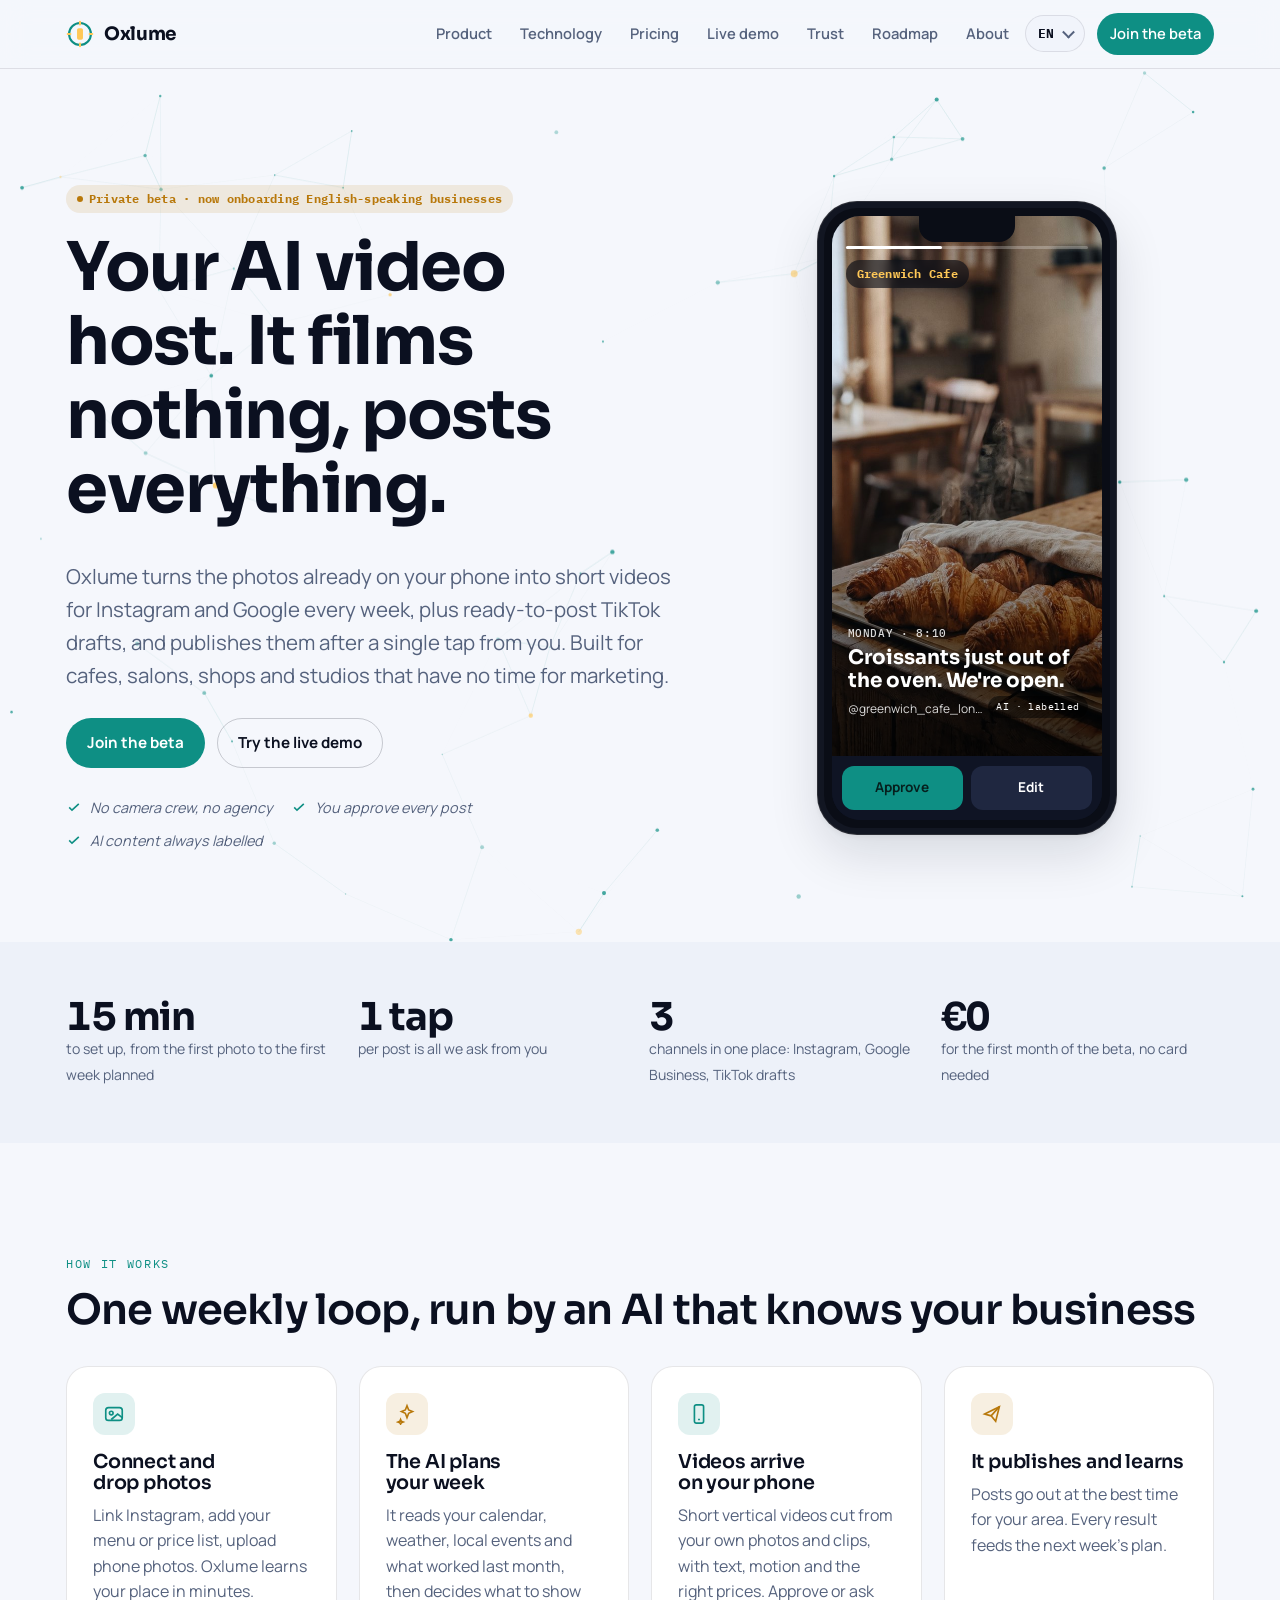
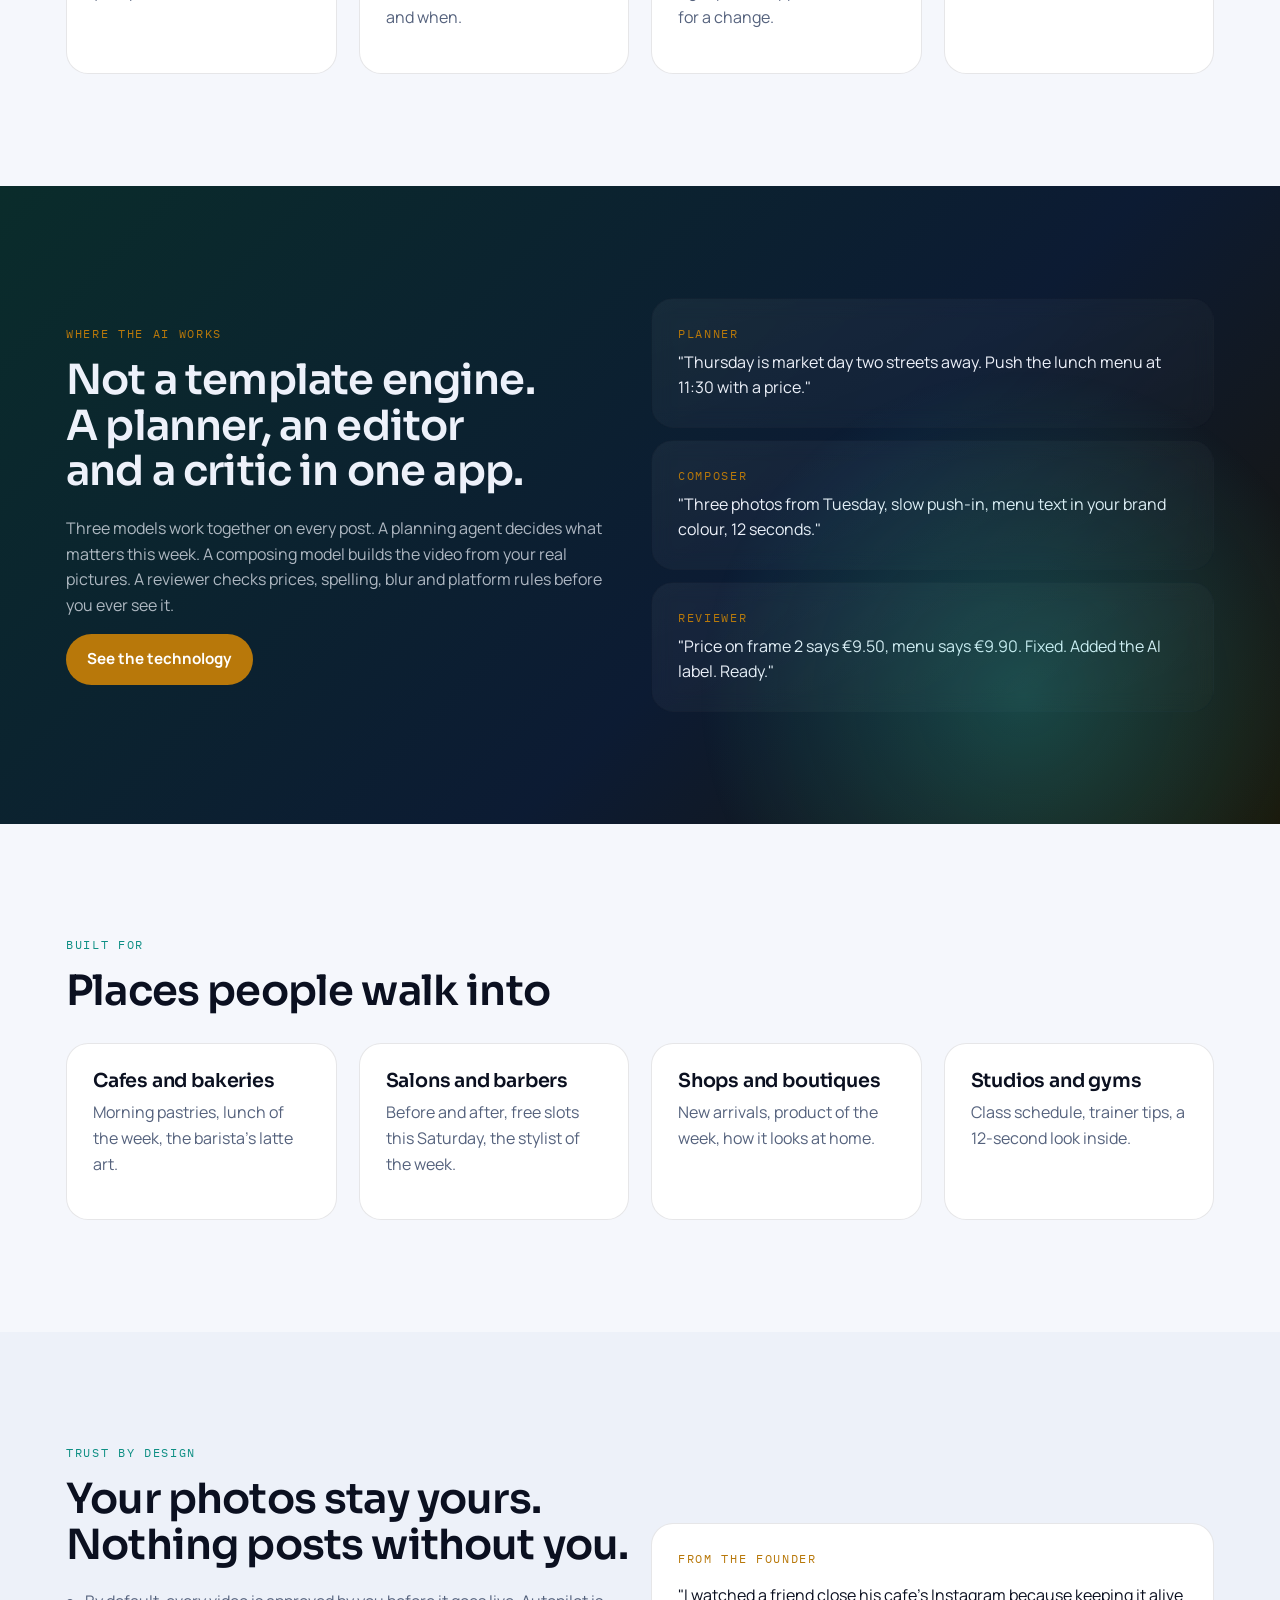
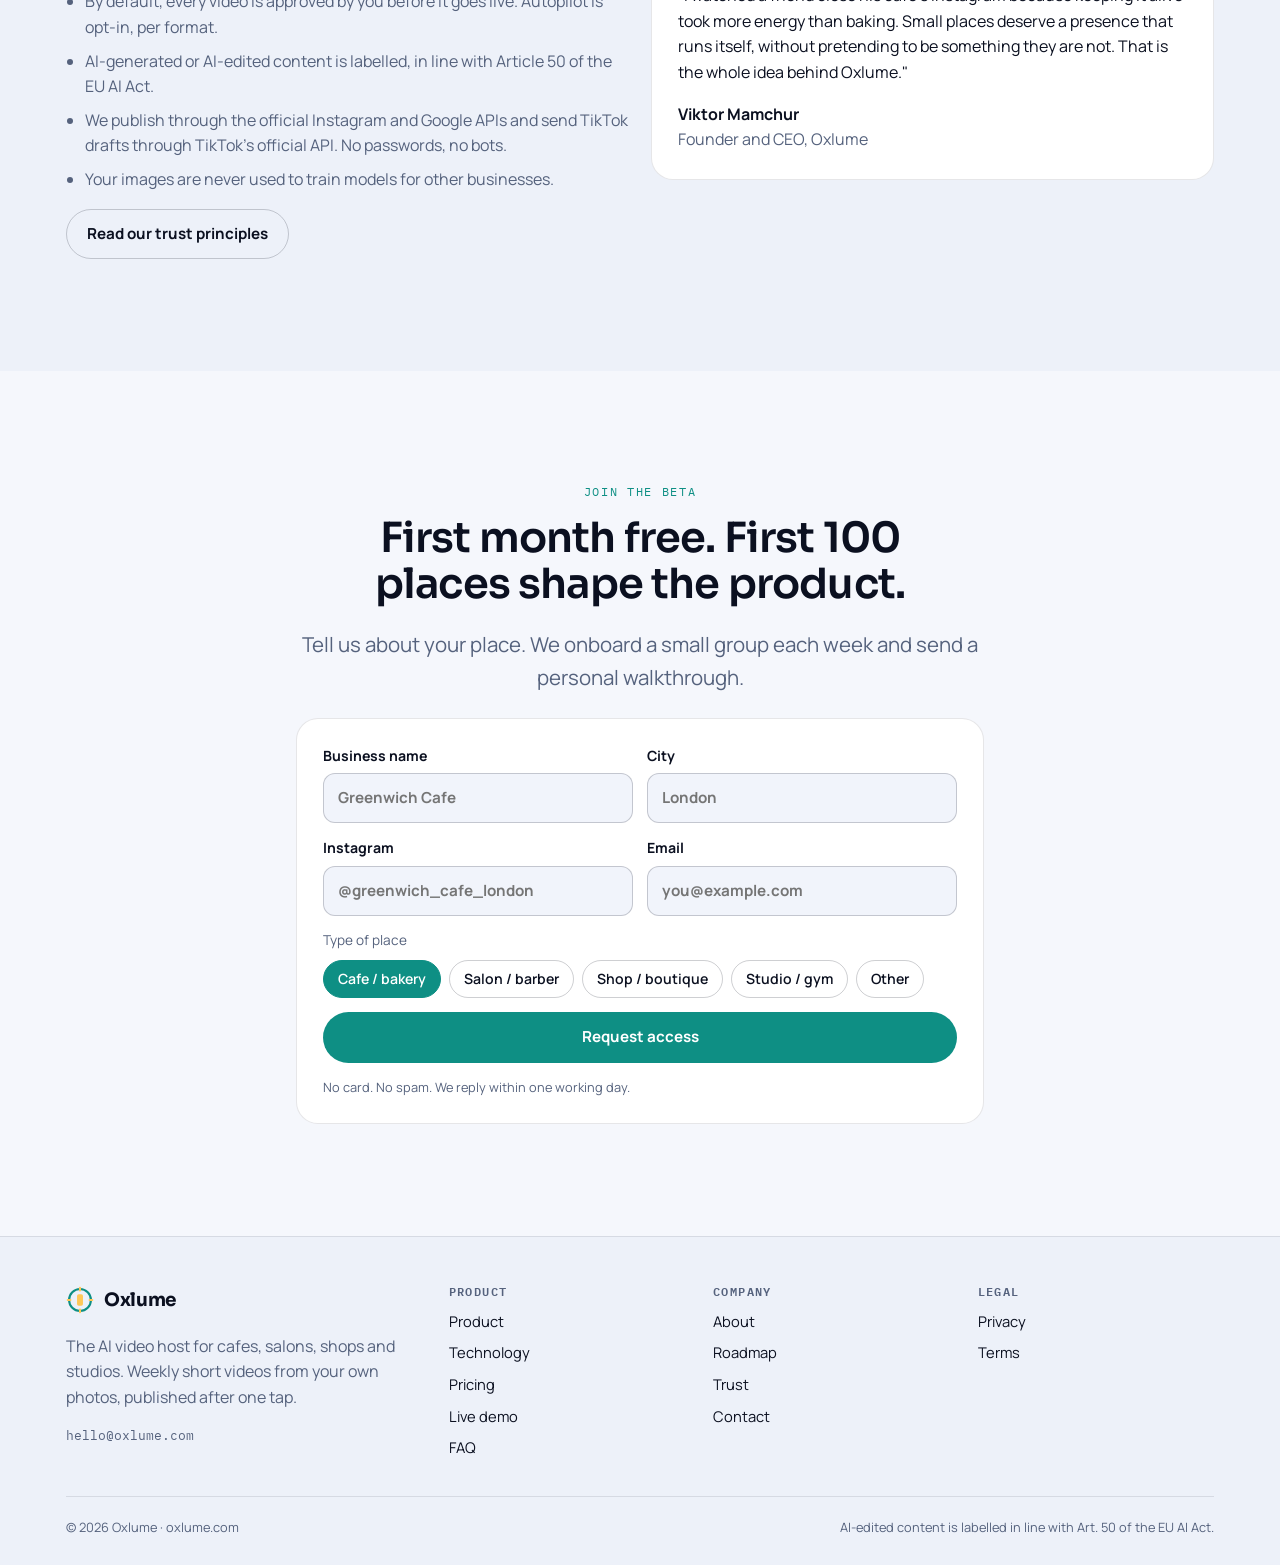
<file: index.html>
<!doctype html><html><head><meta charset=utf8><meta name=viewport content="width=device-width,initial-scale=1,viewport-fit=cover"><style>:root{color-scheme:light;box-sizing:border-box;padding-top:env(safe-area-inset-top,0px);padding-bottom:env(safe-area-inset-bottom,0px)}html{scroll-padding-top:env(safe-area-inset-top,0px)}body{margin:0;padding:0;font:14px -apple-system,BlinkMacSystemFont,sans-serif;background:#fff;color:#000}img{max-width:100%}[hidden]:not([hidden=until-found i]){display:none!important}</style></head><body>
<title>Oxlume</title>
<meta name="claude:viewport-fit-sides" content="cover">
<link href="https://fonts.googleapis.com/css2?family=Sora:wght@500;600;700&family=Manrope:wght@400;500;600;700&family=IBM+Plex+Mono:wght@400;500&display=swap" rel="stylesheet">
<link rel="stylesheet" href="site.css">
<a class="skip" href="#main" data-i18n="a11y.skip">Skip to content</a>
<header class="site-header" id="site-header"></header>
<main id="main">

<section class="hero">
  <canvas id="hero-canvas" aria-hidden="true"></canvas>
  <div class="wrap">
    <div>
      <span class="pill lume dot" data-i18n="home.beta">Private beta · now onboarding English-speaking businesses</span>
      <h1 style="margin-top:18px" data-i18n="home.h1">Your AI video host. It films nothing, posts everything.</h1>
      <p class="lead" data-i18n="home.lead">Oxlume turns the photos already on your phone into short videos for Instagram, TikTok and Google, every week, and publishes them after a single tap from you. Built for cafes, salons, shops and studios that have no time for marketing.</p>
      <div class="btn-row">
        <a class="btn btn-primary" href="contact.html" data-i18n="home.cta1">Join the beta</a>
        <a class="btn btn-ghost" href="demo.html" data-i18n="home.cta2">Try the live demo</a>
      </div>
      <div class="hero-meta">
        <span><svg viewBox="0 0 20 20" fill="none" stroke="currentColor" stroke-width="2"><path d="M4 10.5l3.5 3.5L16 6"/></svg><em data-i18n="home.m1">No camera crew, no agency</em></span>
        <span><svg viewBox="0 0 20 20" fill="none" stroke="currentColor" stroke-width="2"><path d="M4 10.5l3.5 3.5L16 6"/></svg><em data-i18n="home.m2">You approve every post</em></span>
        <span><svg viewBox="0 0 20 20" fill="none" stroke="currentColor" stroke-width="2"><path d="M4 10.5l3.5 3.5L16 6"/></svg><em data-i18n="home.m3">AI content labelled by default</em></span>
      </div>
    </div>
    <div>
      <div class="phone"><div class="notch"></div><div class="screen">
        <div class="reel" data-captions="caps.cafe" data-slides="img/cafe-1.jpg,img/cafe-2.jpg,img/cafe-3.jpg,img/cafe-4.jpg">
          <div class="bgimg"></div><span class="badge pill lume">Greenwich Cafe</span><div class="cap"></div><div class="handle">@greenwich_cafe_london</div><div class="ai" data-i18n="ai.label">AI · labelled</div><div class="progress"><i></i></div>
        </div>
        <div class="approve" data-handle="@greenwich_cafe_london"><button class="yes" type="button" data-i18n="demo.approve">Approve</button><button class="no" type="button" data-i18n="demo.edit">Edit</button></div>
      </div></div>
    </div>
  </div>
</section>

<section class="section tight band">
  <div class="wrap stats">
    <div class="stat rv"><b data-i18n="home.s1b">15 min</b><span data-i18n="home.s1">to set up, from the first photo to the first week planned</span></div>
    <div class="stat rv"><b data-i18n="home.s2b">1 tap</b><span data-i18n="home.s2">is all we ask from you each week</span></div>
    <div class="stat rv"><b>3</b><span data-i18n="home.s3">channels in one place: Instagram, TikTok, Google Business</span></div>
    <div class="stat rv"><b data-i18n="home.s4b">€0</b><span data-i18n="home.s4">for the first month of the beta, no card needed</span></div>
  </div>
</section>

<section class="section">
  <div class="wrap">
    <p class="eyebrow" data-i18n="home.how.eyebrow">How it works</p>
    <h2 class="mw" data-i18n="home.how.h2">One weekly loop, run by an AI that knows your business</h2>
    <div class="grid grid-4" style="margin-top:32px">
      <div class="card rv"><div class="icon"><svg viewBox="0 0 24 24" fill="none" stroke="currentColor" stroke-width="1.8"><rect x="3" y="5" width="18" height="14" rx="3"/><circle cx="9" cy="11" r="2"/><path d="M21 16l-5-4-7 6"/></svg></div><h3 data-i18n="home.how.1h">Connect and drop photos</h3><p class="muted" data-i18n="home.how.1p">Link Instagram, add your menu or price list, upload phone photos. Oxlume learns your place in minutes.</p></div>
      <div class="card rv"><div class="icon lume"><svg viewBox="0 0 24 24" fill="none" stroke="currentColor" stroke-width="1.8"><path d="M12 3l1.8 4.6L18 9.4l-4.2 1.8L12 16l-1.8-4.8L6 9.4l4.2-1.8z"/><path d="M5 18l.8 2 2 .8-2 .8L5 23l-.8-1.4-2-.8 2-.8z"/></svg></div><h3 data-i18n="home.how.2h">The AI plans your week</h3><p class="muted" data-i18n="home.how.2p">It reads your calendar, weather, local events and what worked last month, then decides what to show and when.</p></div>
      <div class="card rv"><div class="icon"><svg viewBox="0 0 24 24" fill="none" stroke="currentColor" stroke-width="1.8"><rect x="7" y="2" width="10" height="20" rx="2"/><path d="M11 18h2"/></svg></div><h3 data-i18n="home.how.3h">Videos arrive on your phone</h3><p class="muted" data-i18n="home.how.3p">Short vertical videos cut from your own photos and clips, with text, motion and the right prices. Approve or ask for a change.</p></div>
      <div class="card rv"><div class="icon lume"><svg viewBox="0 0 24 24" fill="none" stroke="currentColor" stroke-width="1.8"><path d="M4 12l16-8-4 16-5-6z"/><path d="M11 14l9-10"/></svg></div><h3 data-i18n="home.how.4h">It publishes and learns</h3><p class="muted" data-i18n="home.how.4p">Posts go out at the best time for your area. Every result feeds the next week's plan.</p></div>
    </div>
  </div>
</section>

<section class="section band-brand">
  <div class="wrap grid grid-2" style="align-items:center">
    <div>
      <p class="eyebrow lume" data-i18n="home.ai.eyebrow">Where the AI is</p>
      <h2 data-i18n="home.ai.h2">Not a template engine. A planner, an editor and a critic in one app.</h2>
      <p class="muted" data-i18n="home.ai.p">Three models work together on every post. A planning agent decides what matters this week. A composing model builds the video from your real pictures. A reviewer checks prices, spelling, blur and platform rules before you ever see it.</p>
      <a class="btn btn-lume" href="technology.html" data-i18n="home.ai.cta">See the technology</a>
    </div>
    <div class="grid" style="gap:12px">
      <div class="card glass"><p class="eyebrow lume" style="margin:0 0 6px" data-i18n="w.planner">Planner</p><p style="margin:0" data-i18n="home.ai.c1">"Thursday is market day two streets away. Push the lunch menu at 11:30 with a price."</p></div>
      <div class="card glass"><p class="eyebrow lume" style="margin:0 0 6px" data-i18n="w.composer">Composer</p><p style="margin:0" data-i18n="home.ai.c2">"Three photos from Tuesday, slow push-in, menu text in your brand colour, 12 seconds."</p></div>
      <div class="card glass"><p class="eyebrow lume" style="margin:0 0 6px" data-i18n="w.reviewer">Reviewer</p><p style="margin:0" data-i18n="home.ai.c3">"Price on frame 2 says €9.50, menu says €9.90. Fixed. Added the AI label. Ready."</p></div>
    </div>
  </div>
</section>

<section class="section">
  <div class="wrap">
    <p class="eyebrow" data-i18n="home.who.eyebrow">Built for</p>
    <h2 data-i18n="home.who.h2">Places people walk into</h2>
    <div class="grid grid-4" style="margin-top:28px">
      <a class="card rv" href="product.html#cafes"><h3 data-i18n="home.who.1h">Cafes and bakeries</h3><p class="muted" data-i18n="home.who.1p">Morning pastries, lunch of the week, the barista's latte art.</p></a>
      <a class="card rv" href="product.html#salons"><h3 data-i18n="home.who.2h">Salons and barbers</h3><p class="muted" data-i18n="home.who.2p">Before and after, free slots this Saturday, the stylist of the week.</p></a>
      <a class="card rv" href="product.html#shops"><h3 data-i18n="home.who.3h">Shops and boutiques</h3><p class="muted" data-i18n="home.who.3p">New arrivals, product of the week, how it looks at home.</p></a>
      <a class="card rv" href="product.html#studios"><h3 data-i18n="home.who.4h">Studios and gyms</h3><p class="muted" data-i18n="home.who.4p">Class schedule, trainer tips, a 12-second look inside.</p></a>
    </div>
  </div>
</section>

<section class="section band">
  <div class="wrap grid grid-2" style="align-items:center">
    <div>
      <p class="eyebrow" data-i18n="home.trust.eyebrow">Trust by design</p>
      <h2 data-i18n="home.trust.h2">Your photos stay yours. Nothing posts without you.</h2>
      <ul class="muted" style="padding-left:1.2rem;display:grid;gap:8px">
        <li data-i18n="home.trust.1">Every video is approved by you before it goes live. Autopilot is opt-in, per format.</li>
        <li data-i18n="home.trust.2">AI-generated or AI-edited content is labelled, in line with Article 50 of the EU AI Act.</li>
        <li data-i18n="home.trust.3">We publish through the official Instagram, TikTok and Google APIs. No passwords, no bots.</li>
        <li data-i18n="home.trust.4">Your images are never used to train models for other businesses.</li>
      </ul>
      <a class="btn btn-ghost" href="trust.html" data-i18n="home.trust.cta">Read our trust principles</a>
    </div>
    <div class="card">
      <p class="eyebrow lume" data-i18n="home.founder.eyebrow">From the founder</p>
      <p data-i18n="home.founder.q">"I watched a friend close his cafe's Instagram because keeping it alive took more energy than baking. Small places deserve a presence that runs itself, without pretending to be something they are not. That is the whole idea behind Oxlume."</p>
      <p style="margin:0"><strong>Viktor Mamchur</strong><br><span class="muted" data-i18n="home.founder.role">Founder and CEO, Oxlume</span></p>
    </div>
  </div>
</section>

<section class="section">
  <div class="wrap" style="max-width:720px">
    <p class="eyebrow center" data-i18n="home.join.eyebrow">Join the beta</p>
    <h2 class="center" data-i18n="home.join.h2">First month free. First 100 places shape the product.</h2>
    <p class="lead center" data-i18n="home.join.p">Tell us about your place. We onboard a small group each week and send a personal walkthrough.</p>
    <form class="lead-form card" style="margin-top:24px">
      <div class="form-row">
        <label class="f" for="h-biz"><span data-i18n="form.business">Business name</span><input id="h-biz" name="business" required placeholder="Greenwich Cafe"></label>
        <label class="f" for="h-city"><span data-i18n="form.city">City</span><input id="h-city" name="city" required placeholder="London"></label>
      </div>
      <div class="form-row">
        <label class="f" for="h-ig"><span data-i18n="form.ig">Instagram</span><input id="h-ig" name="ig" placeholder="@greenwich_cafe_london"></label>
        <label class="f" for="h-email"><span data-i18n="form.email">Email</span><input id="h-email" name="email" type="email" required placeholder="you@example.com"></label>
      </div>
      <div><span class="muted" style="font-size:.85rem;display:block;margin-bottom:8px" data-i18n="form.type">Type of place</span>
        <div class="chips"><button type="button" class="chip" aria-pressed="true" data-v="cafe" data-i18n="form.t1">Cafe / bakery</button><button type="button" class="chip" data-v="salon" data-i18n="form.t2">Salon / barber</button><button type="button" class="chip" data-v="shop" data-i18n="form.t3">Shop</button><button type="button" class="chip" data-v="studio" data-i18n="form.t4">Studio / gym</button><button type="button" class="chip" data-v="other" data-i18n="form.t5">Other</button></div>
        <input type="hidden" name="type" value="cafe">
      </div>
      <button class="btn btn-primary" type="submit" data-i18n="form.submit">Request access</button>
      <p class="muted" style="font-size:.8rem;margin:0" data-i18n="form.fine">No card. No spam. We reply within one working day.</p>
    </form>
  </div>
</section>
</main>
<footer class="site-footer" id="site-footer"></footer>
<script src="i18n.js"></script>
<script src="i18n-uk.js"></script>
<script src="i18n-de.js"></script>
<script src="i18n-es.js"></script>
<script src="site.js"></script>

</body></html>
</file>
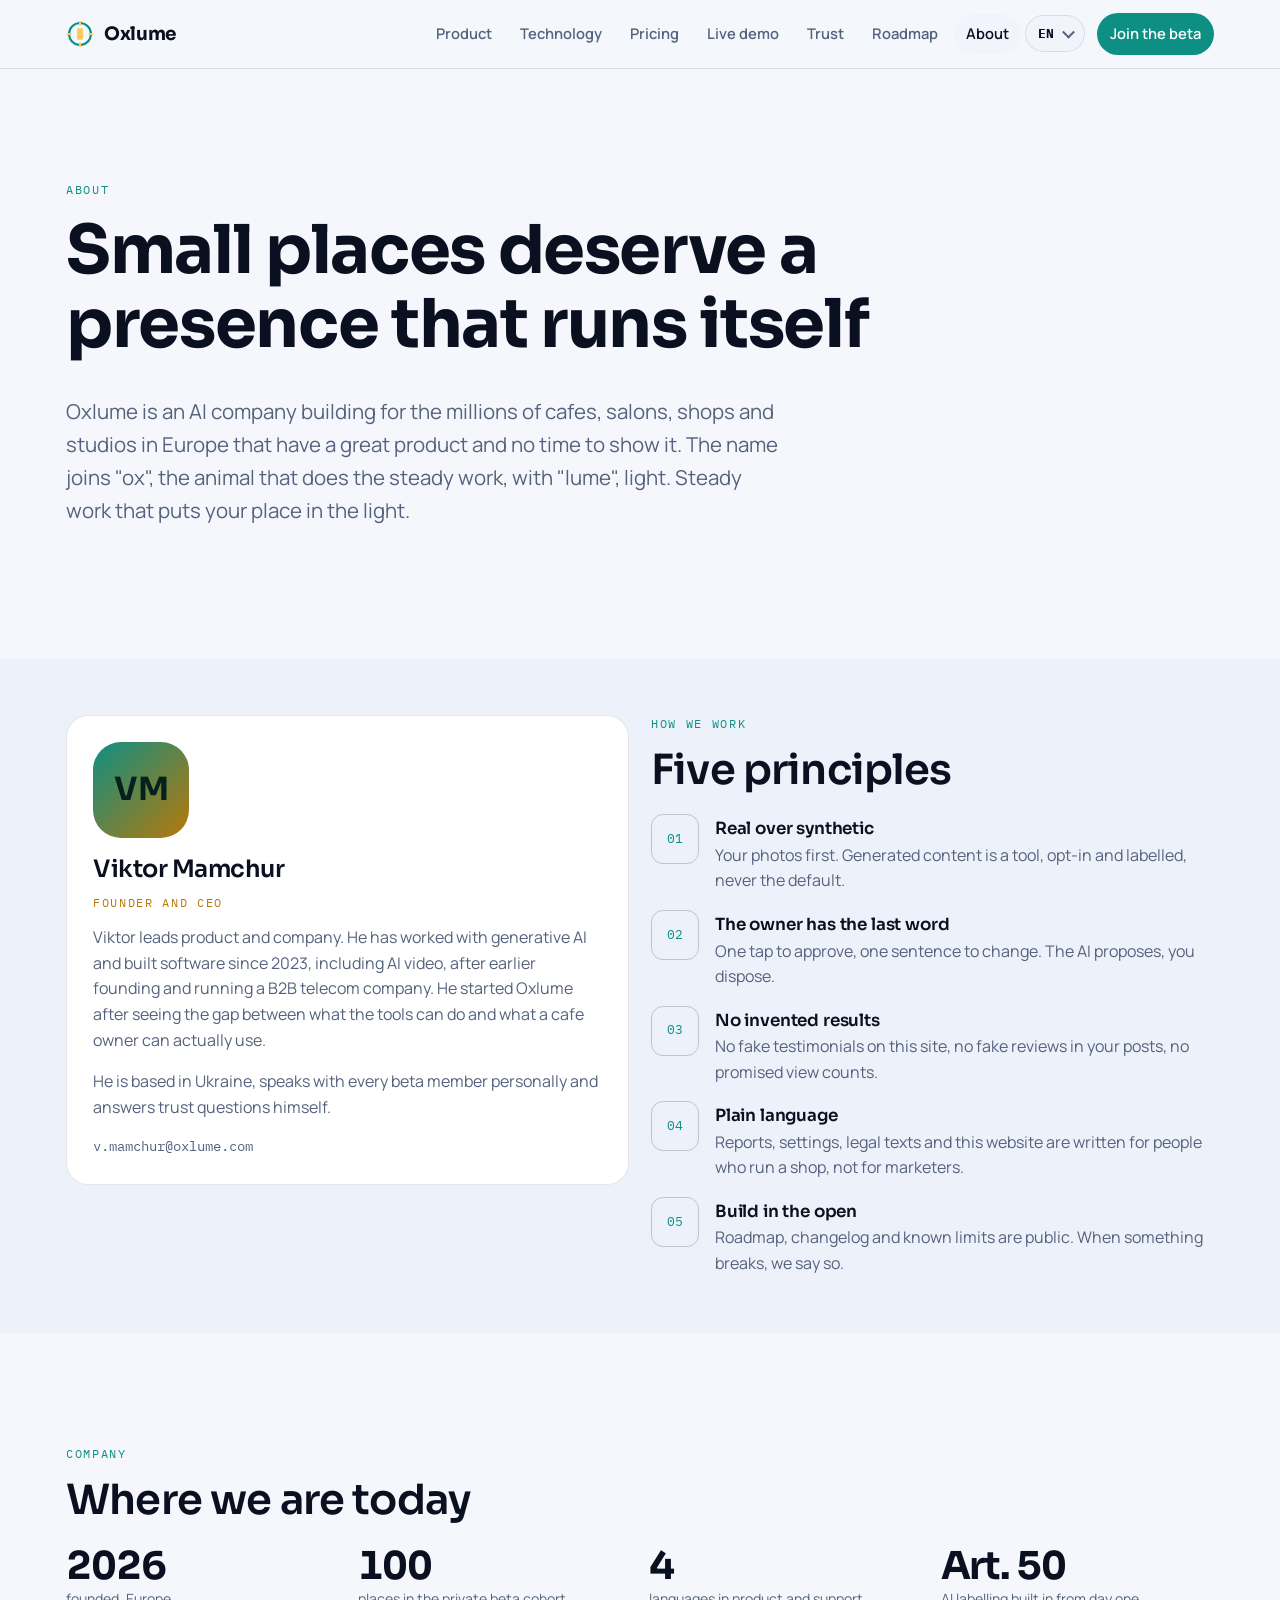
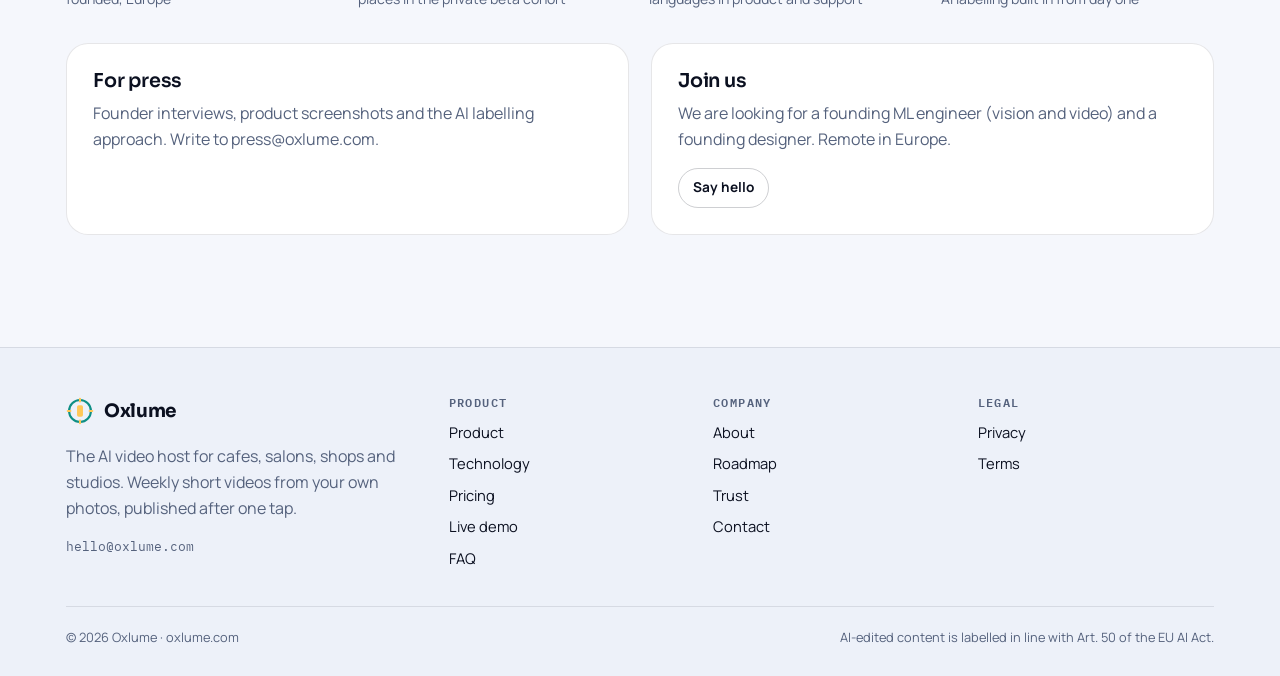
<file: about.html>
<!doctype html>
<html lang="en">
<head>
<meta charset="utf-8">
<meta name="viewport" content="width=device-width,initial-scale=1,viewport-fit=cover">
<title data-i18n="t.about">About · Oxlume</title>
<link href="https://fonts.googleapis.com/css2?family=Sora:wght@500;600;700&family=Manrope:wght@400;500;600;700&family=IBM+Plex+Mono:wght@400;500&display=swap" rel="stylesheet">
<link rel="stylesheet" href="site.css">
<style>.avatar{width:96px;height:96px;border-radius:28px;background:linear-gradient(135deg,var(--brand),var(--lume));display:grid;place-items:center;font-family:var(--font-display);font-weight:700;font-size:2rem;color:#06201E}</style>
</head>
<body>
<a class="skip" href="#main" data-i18n="a11y.skip">Skip to content</a>
<header class="site-header" id="site-header"></header>
<main id="main">

<section class="section">
  <div class="wrap">
    <p class="eyebrow" data-i18n="about.eyebrow">About</p>
    <h1 class="mw" data-i18n="about.h1">Small places deserve a presence that runs itself</h1>
    <p class="lead" data-i18n="about.lead">Oxlume is an AI company building for the two million cafes, salons, shops and studios in Europe that have a great product and no time to show it. The name joins "ox", the animal that does the steady work, with "lume", light. Steady work that puts your place in the light.</p>
  </div>
</section>

<section class="section tight band">
  <div class="wrap grid grid-2" style="align-items:start">
    <div class="card">
      <div class="avatar" aria-hidden="true">VM</div>
      <h2 style="margin-top:18px;font-size:1.5rem">Viktor Mamchur</h2>
      <p class="eyebrow lume" style="margin:0 0 12px" data-i18n="about.role">Founder and CEO</p>
      <p class="muted" data-i18n="about.bio1">Viktor leads product and company. He started Oxlume after years of making AI-generated video and watching the gap between what the tools could do and what a cafe owner could actually use.</p>
      <p class="muted" data-i18n="about.bio2">He is based in Ukraine, speaks with every beta member personally and answers trust questions himself.</p>
      <p class="mono muted" style="font-size:.85rem;margin:0">v.mamchur@oxlume.com</p>
    </div>
    <div>
      <p class="eyebrow" data-i18n="about.principles.eyebrow">How we work</p>
      <h2 data-i18n="about.principles.h2">Five principles</h2>
      <div class="steps">
        <div class="step"><div><h3 data-i18n="about.pr1h">Real over synthetic</h3><p data-i18n="about.pr1p">Your photos first. Generated content is a tool, opt-in and labelled, never the default.</p></div></div>
        <div class="step"><div><h3 data-i18n="about.pr2h">The owner has the last word</h3><p data-i18n="about.pr2p">One tap to approve, one sentence to change. The AI proposes, you dispose.</p></div></div>
        <div class="step"><div><h3 data-i18n="about.pr3h">No invented results</h3><p data-i18n="about.pr3p">No fake testimonials on this site, no fake reviews in your posts, no promised view counts.</p></div></div>
        <div class="step"><div><h3 data-i18n="about.pr4h">Plain language</h3><p data-i18n="about.pr4p">Reports, settings, legal texts and this website are written for people who run a shop, not for marketers.</p></div></div>
        <div class="step"><div><h3 data-i18n="about.pr5h">Build in the open</h3><p data-i18n="about.pr5p">Roadmap, changelog and known limits are public. When something breaks, we say so.</p></div></div>
      </div>
    </div>
  </div>
</section>

<section class="section">
  <div class="wrap">
    <p class="eyebrow" data-i18n="about.co.eyebrow">Company</p>
    <h2 data-i18n="about.co.h2">Where we are today</h2>
    <div class="stats" style="margin-top:24px">
      <div class="stat"><b>2026</b><span data-i18n="about.st1">founded, Europe</span></div>
      <div class="stat"><b>100</b><span data-i18n="about.st2">places in the private beta cohort</span></div>
      <div class="stat"><b>4</b><span data-i18n="about.st3">languages in product and support</span></div>
      <div class="stat"><b>Art. 50</b><span data-i18n="about.st4">AI labelling built in from day one</span></div>
    </div>
    <div class="grid grid-2" style="margin-top:32px">
      <div class="card rv"><h3 data-i18n="about.press.h">For press</h3><p class="muted" data-i18n="about.press.p">Founder interviews, product screenshots and the AI labelling approach. Write to press@oxlume.com.</p></div>
      <div class="card rv"><h3 data-i18n="about.jobs.h">Join us</h3><p class="muted" data-i18n="about.jobs.p">We are looking for a founding ML engineer (vision and video) and a founding designer. Remote in Europe.</p><a class="btn btn-ghost btn-sm" href="contact.html" data-i18n="about.jobs.btn">Say hello</a></div>
    </div>
  </div>
</section>
</main>
<footer class="site-footer" id="site-footer"></footer>
<script src="i18n.js"></script>
<script src="i18n-uk.js"></script>
<script src="i18n-de.js"></script>
<script src="i18n-es.js"></script>
<script src="site.js"></script>
</body>
</html>
</file>
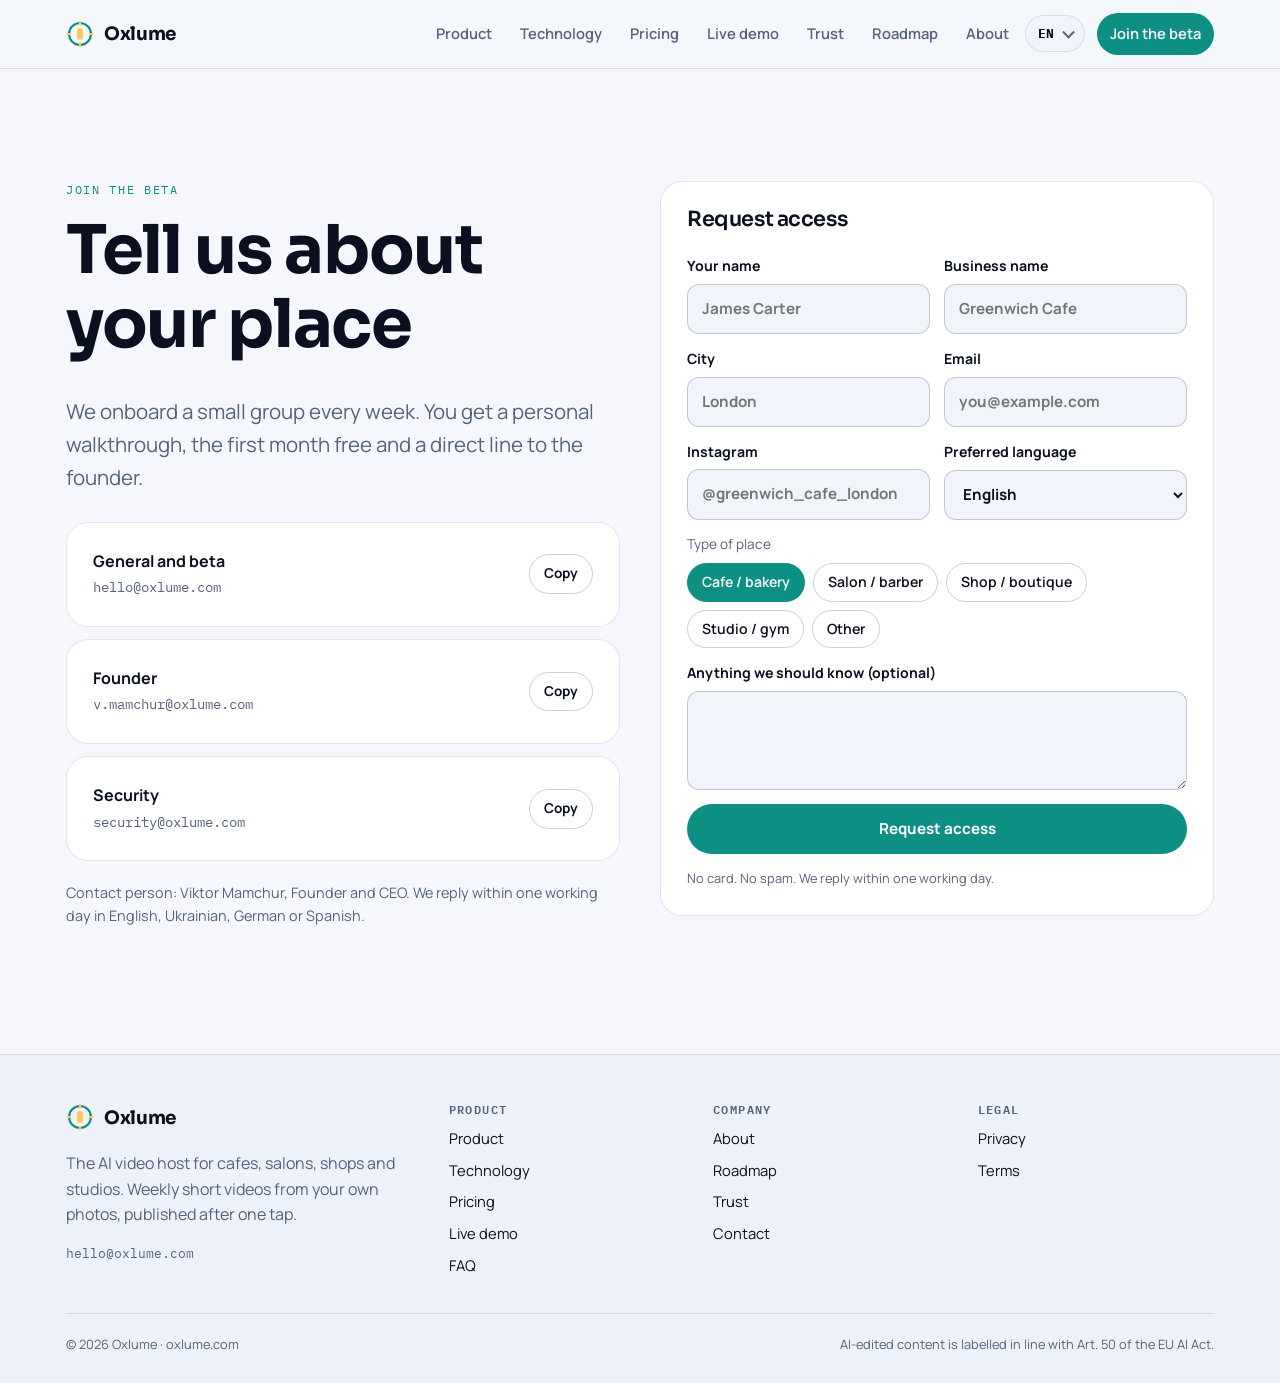
<file: contact.html>
<!doctype html>
<html lang="en">
<head>
<meta charset="utf-8">
<meta name="viewport" content="width=device-width,initial-scale=1,viewport-fit=cover">
<title data-i18n="t.contact">Contact · Oxlume</title>
<link href="https://fonts.googleapis.com/css2?family=Sora:wght@500;600;700&family=Manrope:wght@400;500;600;700&family=IBM+Plex+Mono:wght@400;500&display=swap" rel="stylesheet">
<link rel="stylesheet" href="site.css">
</head>
<body>
<a class="skip" href="#main" data-i18n="a11y.skip">Skip to content</a>
<header class="site-header" id="site-header"></header>
<main id="main">
<section class="section">
  <div class="wrap grid grid-2" style="align-items:start;gap:40px">
    <div>
      <p class="eyebrow" data-i18n="contact.eyebrow">Join the beta</p>
      <h1 data-i18n="contact.h1">Tell us about your place</h1>
      <p class="lead" data-i18n="contact.lead">We onboard a small group every week. You get a personal walkthrough, the first month free and a direct line to the founder.</p>
      <div class="grid" style="gap:12px;margin-top:28px">
        <div class="card" style="display:flex;justify-content:space-between;align-items:center;gap:12px;flex-wrap:wrap"><div><strong data-i18n="contact.e1">General and beta</strong><br><span class="mono muted" style="font-size:.9rem">hello@oxlume.com</span></div><button class="btn btn-ghost btn-sm" type="button" data-copy="hello@oxlume.com" data-i18n="copy.btn">Copy</button></div>
        <div class="card" style="display:flex;justify-content:space-between;align-items:center;gap:12px;flex-wrap:wrap"><div><strong data-i18n="contact.e2">Founder</strong><br><span class="mono muted" style="font-size:.9rem">v.mamchur@oxlume.com</span></div><button class="btn btn-ghost btn-sm" type="button" data-copy="v.mamchur@oxlume.com" data-i18n="copy.btn">Copy</button></div>
        <div class="card" style="display:flex;justify-content:space-between;align-items:center;gap:12px;flex-wrap:wrap"><div><strong data-i18n="contact.e3">Security</strong><br><span class="mono muted" style="font-size:.9rem">security@oxlume.com</span></div><button class="btn btn-ghost btn-sm" type="button" data-copy="security@oxlume.com" data-i18n="copy.btn">Copy</button></div>
      </div>
      <p class="muted" style="font-size:.9rem;margin-top:20px" data-i18n="contact.person">Contact person: Viktor Mamchur, Founder and CEO. We reply within one working day in English, Ukrainian, German or Spanish.</p>
    </div>
    <form class="lead-form card">
      <h2 style="font-size:1.3rem" data-i18n="contact.form.h">Request access</h2>
      <div class="form-row">
        <label class="f" for="c-name"><span data-i18n="form.name">Your name</span><input id="c-name" name="name" required placeholder="James Carter"></label>
        <label class="f" for="c-biz"><span data-i18n="form.business">Business name</span><input id="c-biz" name="business" required placeholder="Greenwich Cafe"></label>
      </div>
      <div class="form-row">
        <label class="f" for="c-city"><span data-i18n="form.city">City</span><input id="c-city" name="city" required placeholder="London"></label>
        <label class="f" for="c-email"><span data-i18n="form.email">Email</span><input id="c-email" name="email" type="email" required placeholder="you@example.com"></label>
      </div>
      <div class="form-row">
        <label class="f" for="c-ig"><span data-i18n="form.ig">Instagram</span><input id="c-ig" name="ig" placeholder="@greenwich_cafe_london"></label>
        <label class="f" for="c-lang"><span data-i18n="form.lang">Preferred language</span><select id="c-lang" name="lang"><option>English</option><option>Українська</option><option>Deutsch</option><option>Español</option></select></label>
      </div>
      <div><span class="muted" style="font-size:.85rem;display:block;margin-bottom:8px" data-i18n="form.type">Type of place</span>
        <div class="chips"><button type="button" class="chip" aria-pressed="true" data-v="cafe" data-i18n="form.t1">Cafe / bakery</button><button type="button" class="chip" data-v="salon" data-i18n="form.t2">Salon / barber</button><button type="button" class="chip" data-v="shop" data-i18n="form.t3">Shop</button><button type="button" class="chip" data-v="studio" data-i18n="form.t4">Studio / gym</button><button type="button" class="chip" data-v="other" data-i18n="form.t5">Other</button></div>
        <input type="hidden" name="type" value="cafe">
      </div>
      <label class="f" for="c-msg"><span data-i18n="form.msg">Anything we should know (optional)</span><textarea id="c-msg" name="msg" rows="3" placeholder=""></textarea></label>
      <button class="btn btn-primary" type="submit" data-i18n="form.submit">Request access</button>
      <p class="muted" style="font-size:.8rem;margin:0" data-i18n="form.fine">No card. No spam. We reply within one working day.</p>
    </form>
  </div>
</section>
</main>
<footer class="site-footer" id="site-footer"></footer>
<script src="i18n.js"></script>
<script src="i18n-uk.js"></script>
<script src="i18n-de.js"></script>
<script src="i18n-es.js"></script>
<script src="site.js"></script>
</body>
</html>
</file>
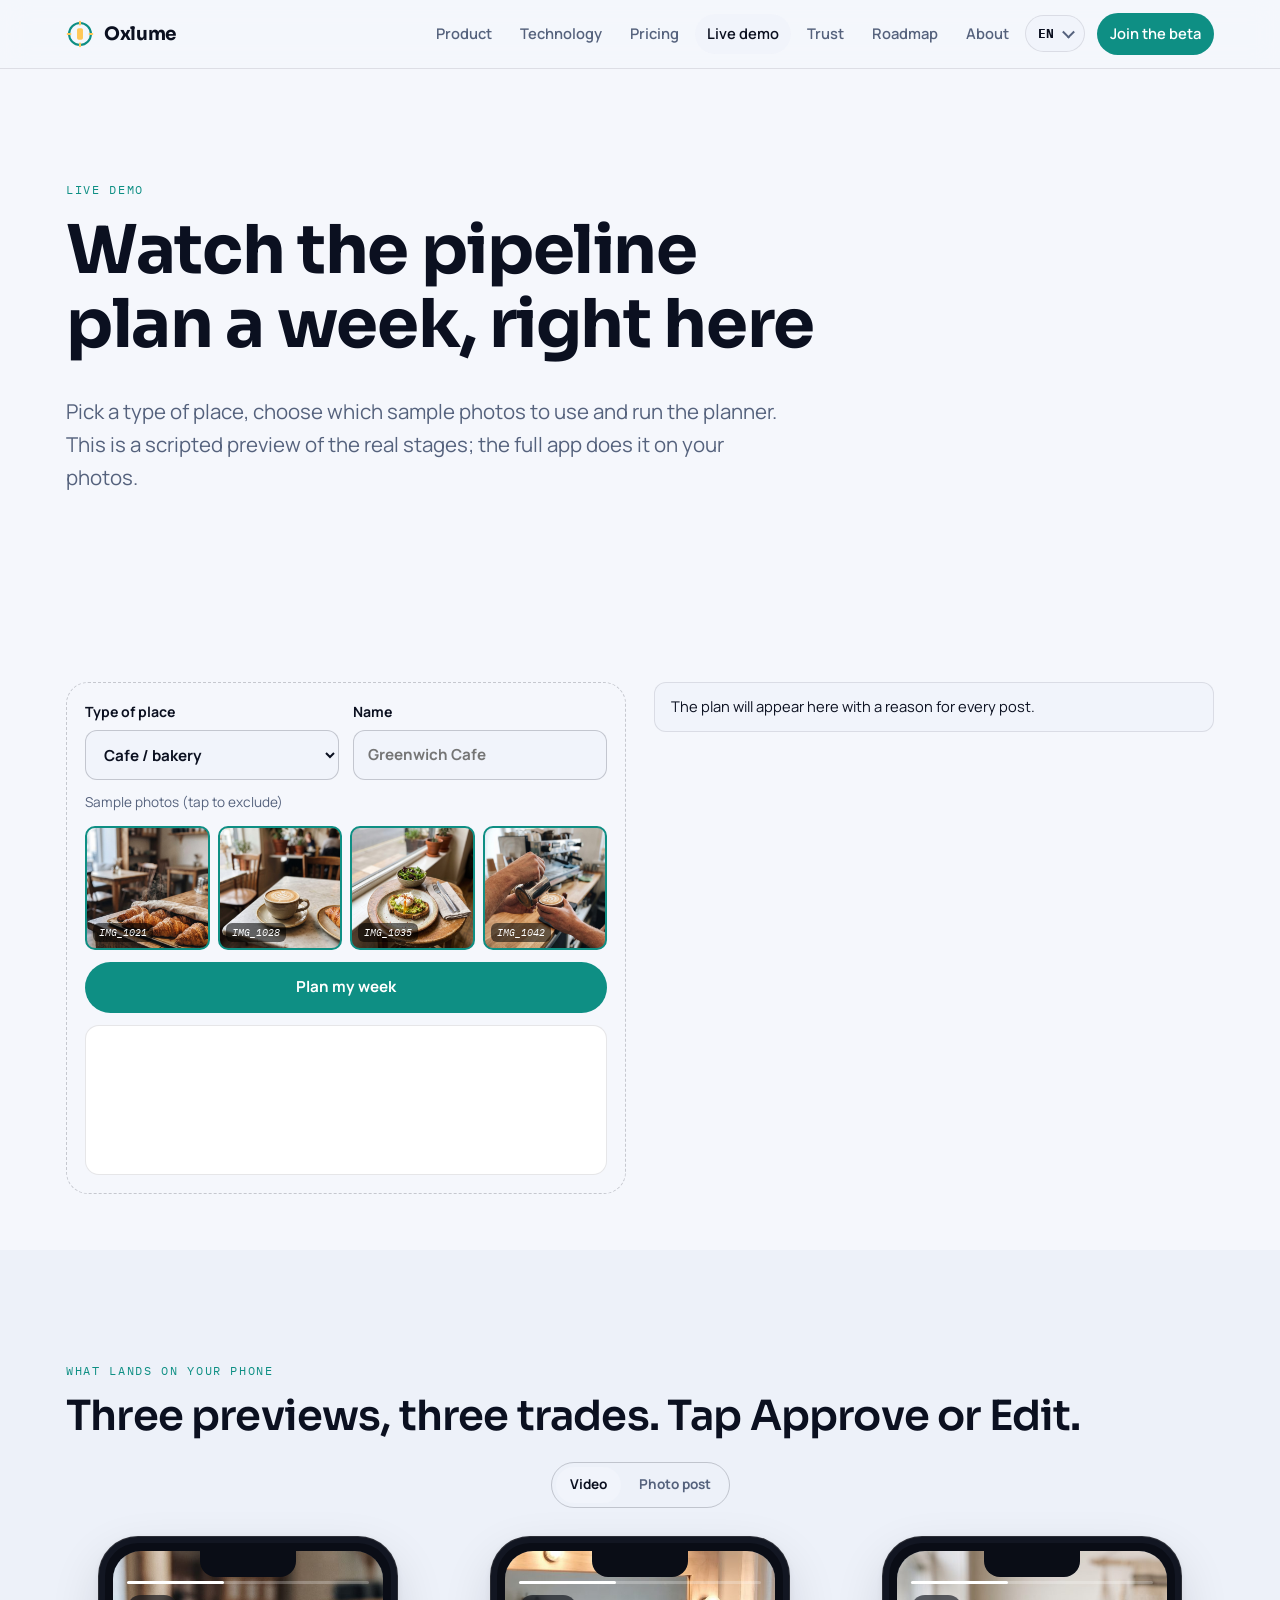
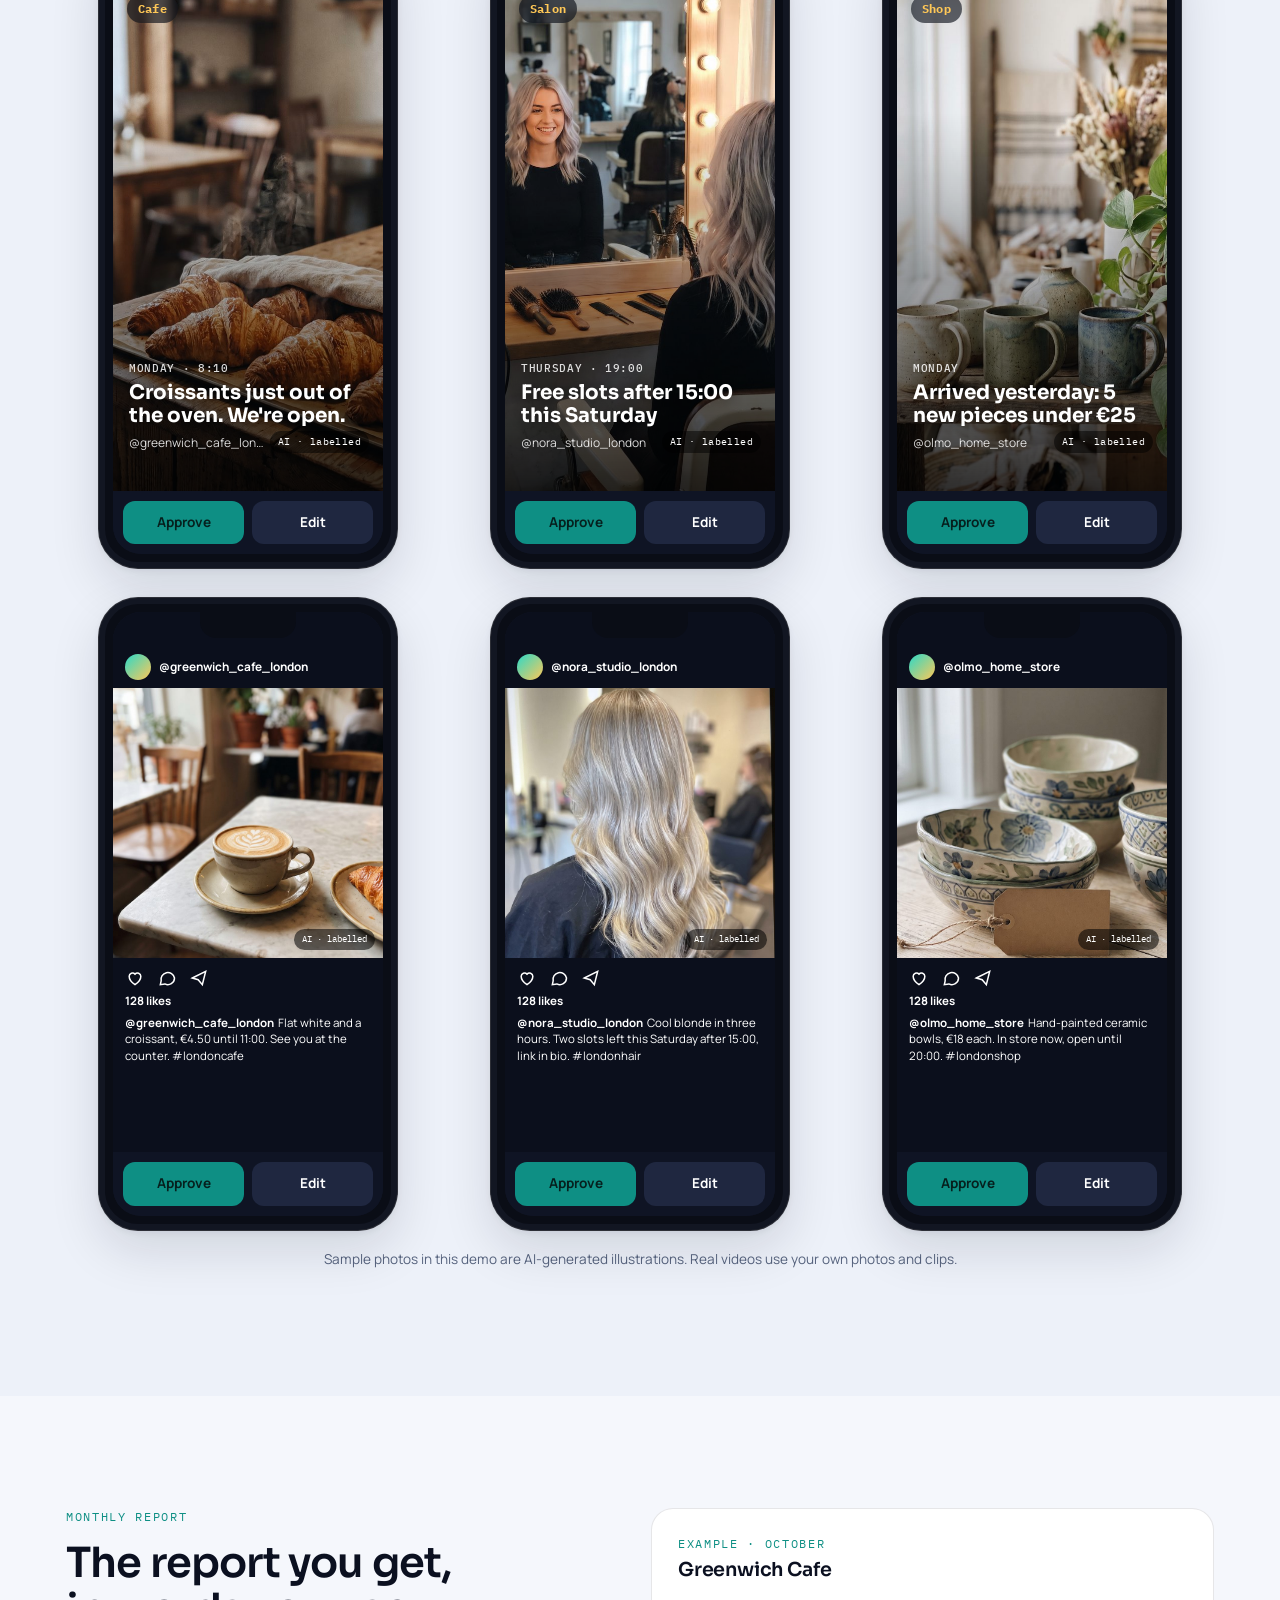
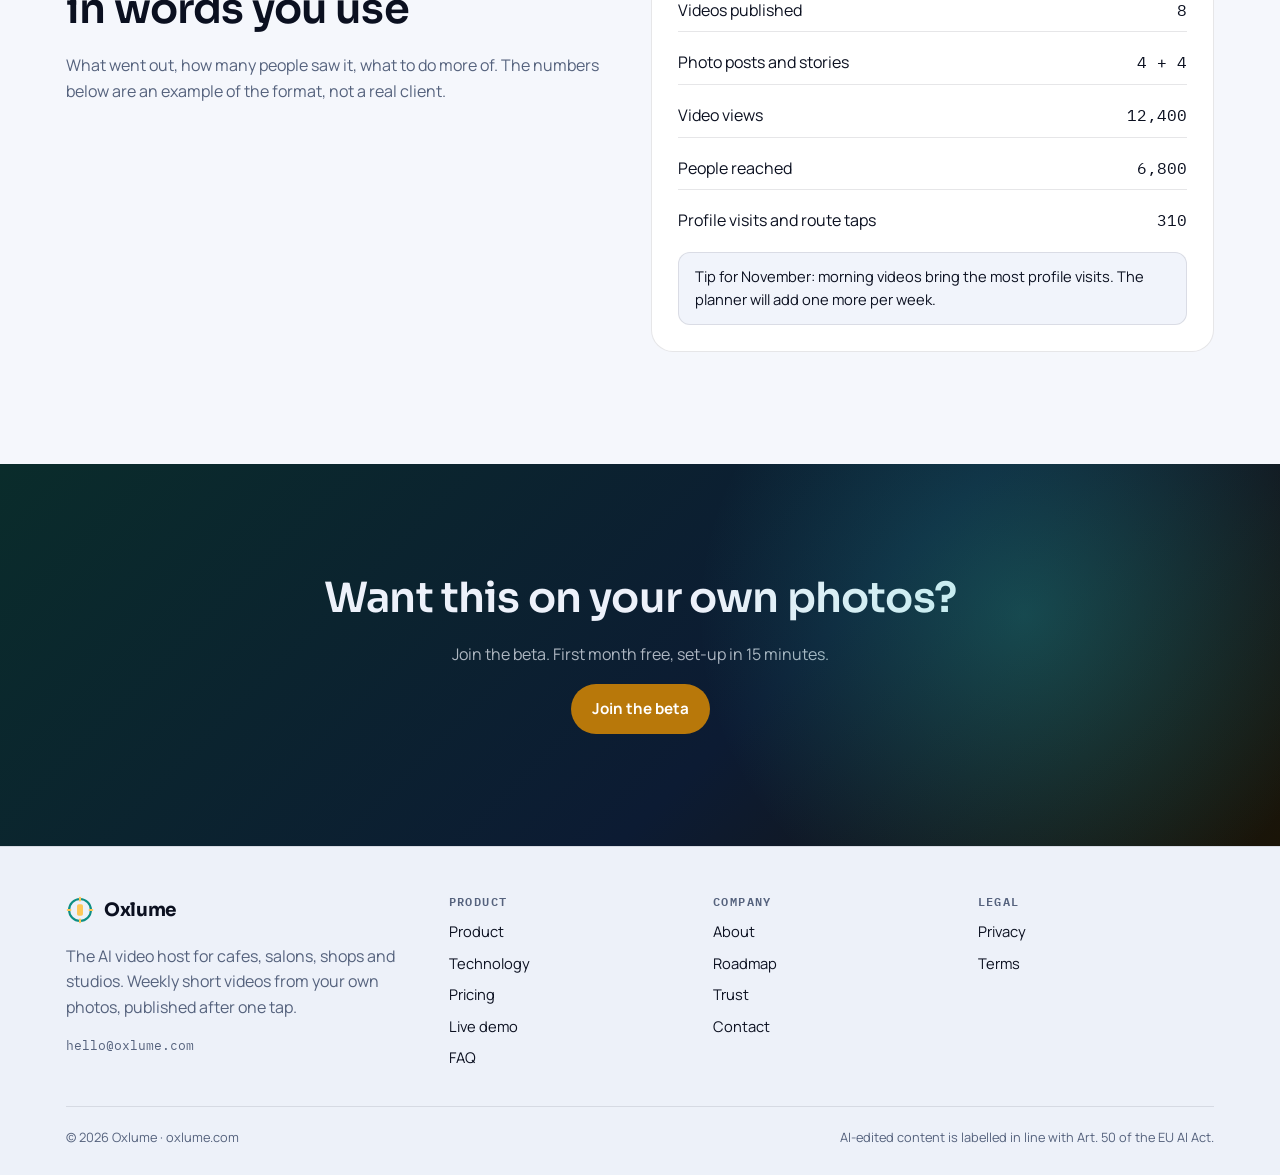
<file: demo.html>
<!doctype html>
<html lang="en">
<head>
<meta charset="utf-8">
<meta name="viewport" content="width=device-width,initial-scale=1,viewport-fit=cover">
<title data-i18n="t.demo">Live demo · Oxlume</title>
<link href="https://fonts.googleapis.com/css2?family=Sora:wght@500;600;700&family=Manrope:wght@400;500;600;700&family=IBM+Plex+Mono:wght@400;500&display=swap" rel="stylesheet">
<link rel="stylesheet" href="site.css">
<style>.phones{display:grid;grid-template-columns:repeat(3,minmax(0,1fr));gap:28px}@media (max-width:860px){.phones{grid-template-columns:1fr}}</style>
</head>
<body>
<a class="skip" href="#main" data-i18n="a11y.skip">Skip to content</a>
<header class="site-header" id="site-header"></header>
<main id="main">

<section class="section">
  <div class="wrap">
    <p class="eyebrow" data-i18n="demo.eyebrow">Live demo</p>
    <h1 class="mw" data-i18n="demo.h1">Watch the pipeline plan a week, right here</h1>
    <p class="lead" data-i18n="demo.lead">Pick a type of place, choose which sample photos to use and run the planner. This is a scripted preview of the real stages; the full app does it on your photos.</p>
  </div>
</section>

<section class="section tight">
  <div class="wrap demo" id="live-demo">
    <div class="drop">
      <div class="form-row">
        <label class="f" for="demo-type"><span data-i18n="demo.type">Type of place</span>
          <select id="demo-type"><option value="cafe" data-i18n="demo.t1">Cafe / bakery</option><option value="salon" data-i18n="demo.t2">Salon / barber</option><option value="shop" data-i18n="demo.t3">Shop / boutique</option><option value="gym" data-i18n="demo.t4">Studio / gym</option></select></label>
        <label class="f" for="demo-name"><span data-i18n="demo.name">Name</span><input id="demo-name" placeholder="Greenwich Cafe"></label>
      </div>
      <span class="muted" style="font-size:.85rem" data-i18n="demo.pick">Sample photos (tap to exclude)</span>
      <div class="thumbs"></div>
      <button class="btn btn-primary" type="button" id="demo-run" data-i18n="demo.run">Plan my week</button>
      <div class="log" aria-live="polite"></div>
    </div>
    <div class="out" aria-live="polite"><div class="notice" data-i18n="demo.empty">The plan will appear here with a reason for every post.</div></div>
  </div>
</section>

<section class="section band">
  <div class="wrap">
    <p class="eyebrow" data-i18n="demo.prev.eyebrow">What lands on your phone</p>
    <h2 data-i18n="demo.prev.h2">Three previews, three trades. Tap Approve or Edit.</h2>
    <div class="center" style="margin-top:22px"><div class="toggle" id="fmt-toggle"><button type="button" aria-pressed="true" data-fmt="video" data-i18n="demo.fmt.video">Video</button><button type="button" aria-pressed="false" data-fmt="post" data-i18n="demo.fmt.post">Photo post</button></div></div>
    <div class="phones" id="phones-video" style="margin-top:28px">
      <div><div class="phone"><div class="notch"></div><div class="screen">
        <div class="reel" data-captions="caps.cafe" data-slides="img/cafe-1.jpg,img/cafe-2.jpg,img/cafe-3.jpg,img/cafe-4.jpg"><div class="bgimg"></div><span class="badge pill lume" data-i18n="badge.cafe">Cafe</span><div class="cap"></div><div class="handle">@greenwich_cafe_london</div><div class="ai" data-i18n="ai.label">AI · labelled</div><div class="progress"><i></i></div></div>
        <div class="approve" data-handle="@greenwich_cafe_london"><button class="yes" type="button" data-i18n="demo.approve">Approve</button><button class="no" type="button" data-i18n="demo.edit">Edit</button></div>
      </div></div></div>
      <div><div class="phone"><div class="notch"></div><div class="screen">
        <div class="reel salon" data-captions="caps.salon" data-slides="img/salon-1.jpg,img/salon-2.jpg,img/salon-3.jpg,img/salon-4.jpg"><div class="bgimg"></div><span class="badge pill lume" data-i18n="badge.salon">Salon</span><div class="cap"></div><div class="handle">@nora_studio_london</div><div class="ai" data-i18n="ai.label">AI · labelled</div><div class="progress"><i></i></div></div>
        <div class="approve" data-handle="@nora_studio_london"><button class="yes" type="button" data-i18n="demo.approve">Approve</button><button class="no" type="button" data-i18n="demo.edit">Edit</button></div>
      </div></div></div>
      <div><div class="phone"><div class="notch"></div><div class="screen">
        <div class="reel shop" data-captions="caps.shop" data-slides="img/shop-1.jpg,img/shop-2.jpg,img/shop-3.jpg,img/shop-4.jpg"><div class="bgimg"></div><span class="badge pill lume" data-i18n="badge.shop">Shop</span><div class="cap"></div><div class="handle">@olmo_home_store</div><div class="ai" data-i18n="ai.label">AI · labelled</div><div class="progress"><i></i></div></div>
        <div class="approve" data-handle="@olmo_home_store"><button class="yes" type="button" data-i18n="demo.approve">Approve</button><button class="no" type="button" data-i18n="demo.edit">Edit</button></div>
      </div></div></div>
    </div>
    <div class="phones" id="phones-post" style="margin-top:28px" hidden>
      <div><div class="phone"><div class="notch"></div><div class="screen">
        <div class="igpost"><div class="ig-h"><span class="ig-av"></span>@greenwich_cafe_london</div><div class="ig-img" style="background-image:url(img/cafe-2.jpg)"><span class="ai" data-i18n="ai.label">AI · labelled</span></div><div class="ig-i"><svg viewBox="0 0 24 24"><path d="M12 20s-7-4.4-7-10a4 4 0 017-2.6A4 4 0 0119 10c0 5.6-7 10-7 10z"/></svg><svg viewBox="0 0 24 24"><path d="M21 12a8 8 0 01-11.6 7.1L4 20l1-4.6A8 8 0 1121 12z"/></svg><svg viewBox="0 0 24 24"><path d="M4 12l16-8-4 16-5-6z"/></svg></div><div class="ig-l" data-i18n="post.likes">128 likes</div><div class="ig-c"><b>@greenwich_cafe_london</b><span data-i18n="post.cafe">Flat white and a croissant, €4.50 until 11:00. See you at the counter. #londoncafe</span></div></div>
        <div class="approve" data-handle="@greenwich_cafe_london"><button class="yes" type="button" data-i18n="demo.approve">Approve</button><button class="no" type="button" data-i18n="demo.edit">Edit</button></div>
      </div></div></div>
      <div><div class="phone"><div class="notch"></div><div class="screen">
        <div class="igpost"><div class="ig-h"><span class="ig-av"></span>@nora_studio_london</div><div class="ig-img" style="background-image:url(img/salon-2.jpg)"><span class="ai" data-i18n="ai.label">AI · labelled</span></div><div class="ig-i"><svg viewBox="0 0 24 24"><path d="M12 20s-7-4.4-7-10a4 4 0 017-2.6A4 4 0 0119 10c0 5.6-7 10-7 10z"/></svg><svg viewBox="0 0 24 24"><path d="M21 12a8 8 0 01-11.6 7.1L4 20l1-4.6A8 8 0 1121 12z"/></svg><svg viewBox="0 0 24 24"><path d="M4 12l16-8-4 16-5-6z"/></svg></div><div class="ig-l" data-i18n="post.likes">128 likes</div><div class="ig-c"><b>@nora_studio_london</b><span data-i18n="post.salon">Cool blonde in three hours. Two slots left this Saturday after 15:00, link in bio. #londonhair</span></div></div>
        <div class="approve" data-handle="@nora_studio_london"><button class="yes" type="button" data-i18n="demo.approve">Approve</button><button class="no" type="button" data-i18n="demo.edit">Edit</button></div>
      </div></div></div>
      <div><div class="phone"><div class="notch"></div><div class="screen">
        <div class="igpost"><div class="ig-h"><span class="ig-av"></span>@olmo_home_store</div><div class="ig-img" style="background-image:url(img/shop-3.jpg)"><span class="ai" data-i18n="ai.label">AI · labelled</span></div><div class="ig-i"><svg viewBox="0 0 24 24"><path d="M12 20s-7-4.4-7-10a4 4 0 017-2.6A4 4 0 0119 10c0 5.6-7 10-7 10z"/></svg><svg viewBox="0 0 24 24"><path d="M21 12a8 8 0 01-11.6 7.1L4 20l1-4.6A8 8 0 1121 12z"/></svg><svg viewBox="0 0 24 24"><path d="M4 12l16-8-4 16-5-6z"/></svg></div><div class="ig-l" data-i18n="post.likes">128 likes</div><div class="ig-c"><b>@olmo_home_store</b><span data-i18n="post.shop">Hand-painted ceramic bowls, €18 each. In store now, open until 20:00. #londonshop</span></div></div>
        <div class="approve" data-handle="@olmo_home_store"><button class="yes" type="button" data-i18n="demo.approve">Approve</button><button class="no" type="button" data-i18n="demo.edit">Edit</button></div>
      </div></div></div>
    </div>
    <p class="muted center" style="font-size:.85rem;margin-top:18px" data-i18n="demo.prev.note">Sample photos in this demo are AI-generated illustrations. Real videos use your own photos and clips.</p>
  </div>
</section>

<section class="section">
  <div class="wrap grid grid-2" style="align-items:start">
    <div>
      <p class="eyebrow" data-i18n="demo.rep.eyebrow">Monthly report</p>
      <h2 data-i18n="demo.rep.h2">The report you get, in words you use</h2>
      <p class="muted" data-i18n="demo.rep.p">What went out, how many people saw it, what to do more of. The numbers below are an example of the format, not a real client.</p>
    </div>
    <div class="card" style="display:grid;gap:10px">
      <div><p class="eyebrow" style="margin:0" data-i18n="demo.rep.ex">Example · October</p><h3 style="margin:.3rem 0 0">Greenwich Cafe</h3></div>
      <div style="display:grid;grid-template-columns:1fr auto;gap:12px;border-bottom:1px solid var(--line);padding:8px 0"><span data-i18n="demo.rep.r1">Videos published</span><span class="mono">8</span></div>
      <div style="display:grid;grid-template-columns:1fr auto;gap:12px;border-bottom:1px solid var(--line);padding:8px 0"><span data-i18n="demo.rep.r2">Photo posts and stories</span><span class="mono">4 + 4</span></div>
      <div style="display:grid;grid-template-columns:1fr auto;gap:12px;border-bottom:1px solid var(--line);padding:8px 0"><span data-i18n="demo.rep.r3">Video views</span><span class="mono" data-num="12400">12,400</span></div>
      <div style="display:grid;grid-template-columns:1fr auto;gap:12px;border-bottom:1px solid var(--line);padding:8px 0"><span data-i18n="demo.rep.r4">People reached</span><span class="mono" data-num="6800">6,800</span></div>
      <div style="display:grid;grid-template-columns:1fr auto;gap:12px;padding:8px 0"><span data-i18n="demo.rep.r5">Profile visits and route taps</span><span class="mono">310</span></div>
      <div class="notice" data-i18n="demo.rep.tip">Tip for November: morning videos bring the most profile visits. The planner will add one more per week.</div>
    </div>
  </div>
</section>

<section class="section band-brand">
  <div class="wrap center" style="max-width:720px">
    <h2 data-i18n="demo.cta.h2">Want this on your own photos?</h2>
    <p class="muted" data-i18n="demo.cta.p">Join the beta. First month free, set-up in 15 minutes.</p>
    <a class="btn btn-lume" href="contact.html" data-i18n="demo.cta.btn">Join the beta</a>
  </div>
</section>
</main>
<footer class="site-footer" id="site-footer"></footer>
<script src="i18n.js"></script>
<script src="i18n-uk.js"></script>
<script src="i18n-de.js"></script>
<script src="i18n-es.js"></script>
<script src="site.js"></script>
</body>
</html>
</file>
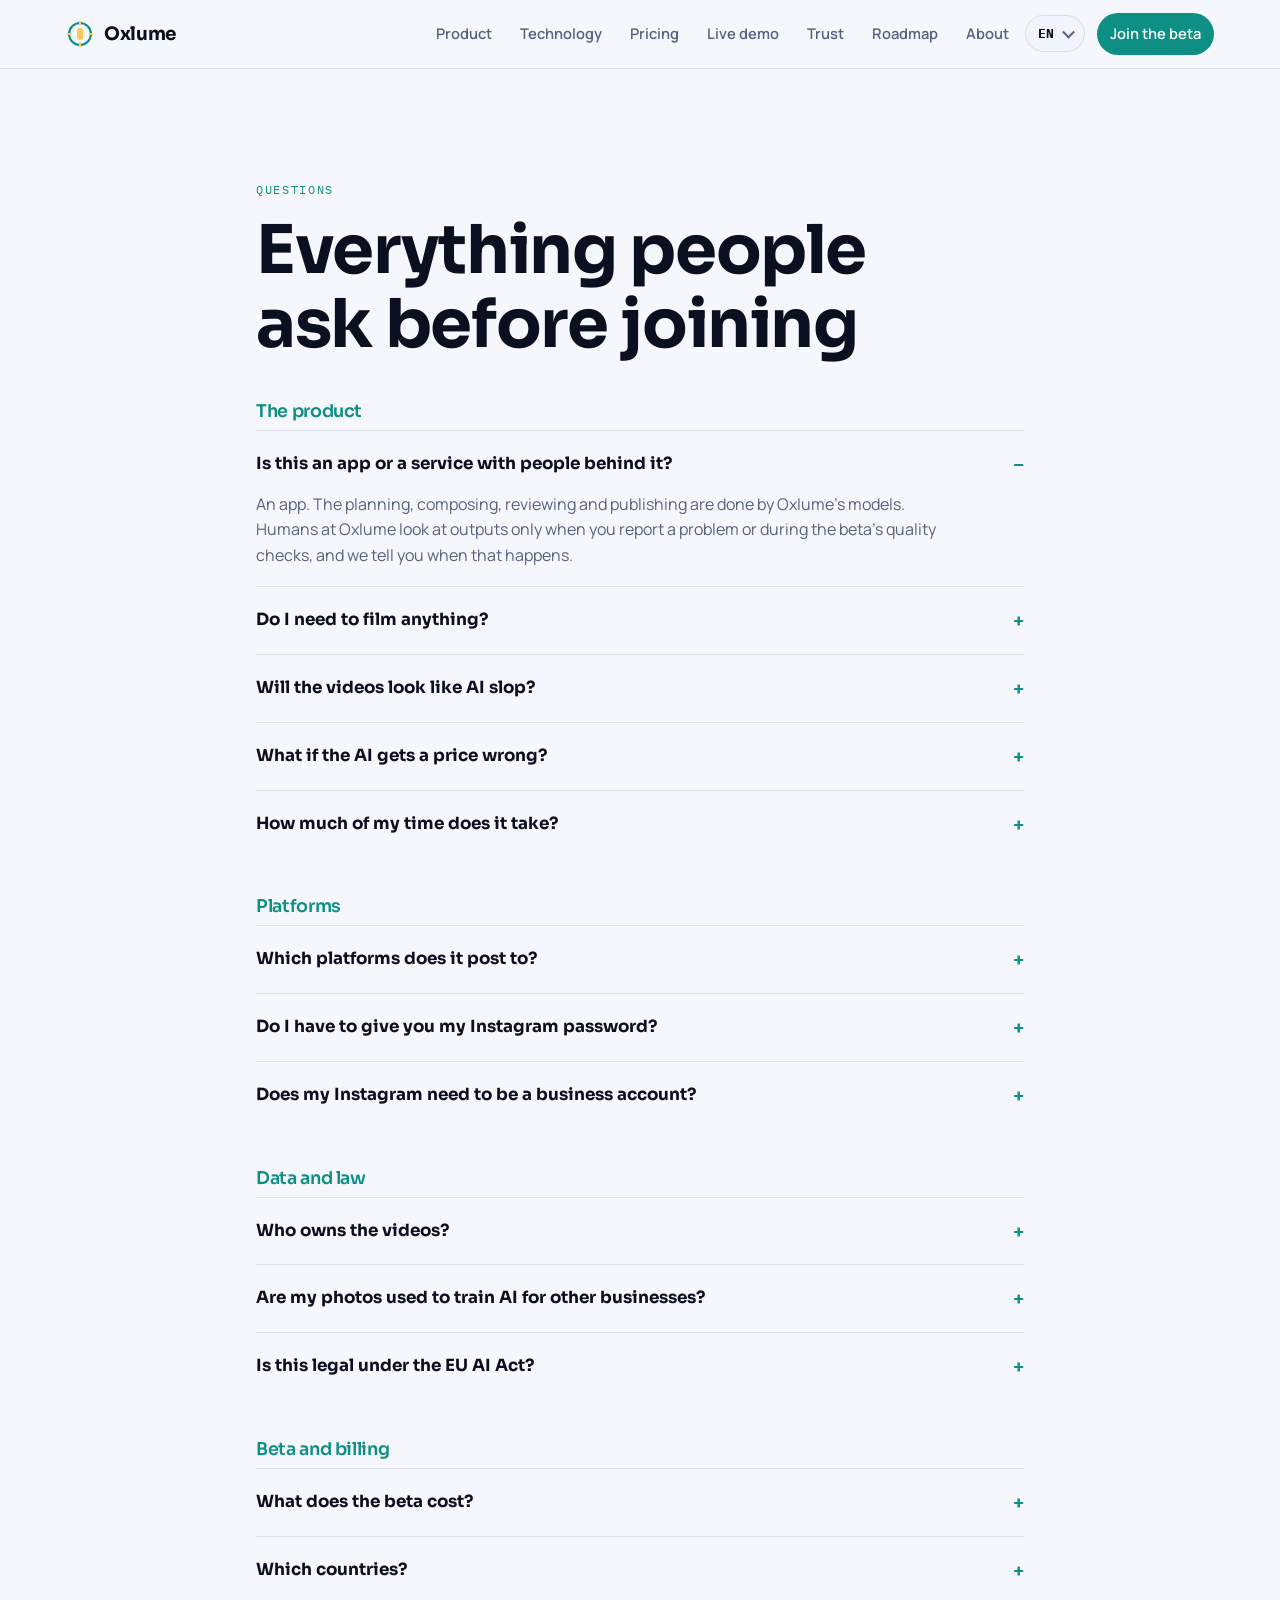
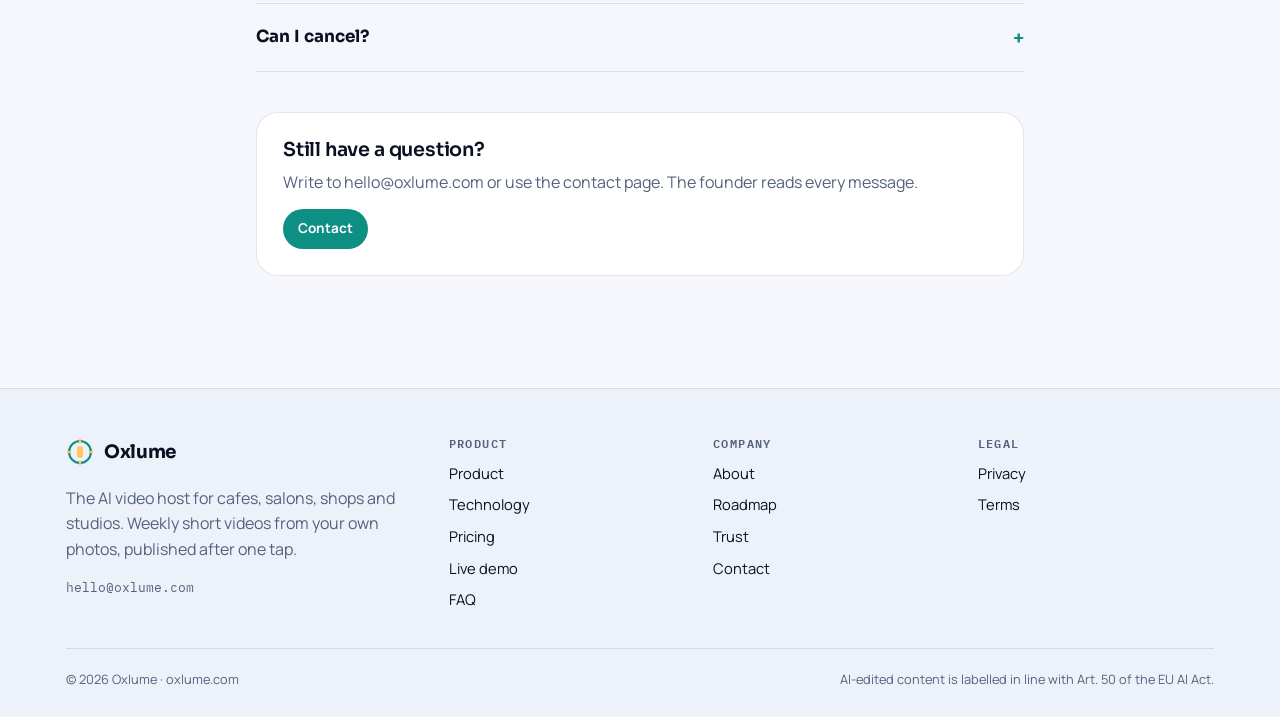
<file: faq.html>
<!doctype html>
<html lang="en">
<head>
<meta charset="utf-8">
<meta name="viewport" content="width=device-width,initial-scale=1,viewport-fit=cover">
<title data-i18n="t.faq">FAQ · Oxlume</title>
<link href="https://fonts.googleapis.com/css2?family=Sora:wght@500;600;700&family=Manrope:wght@400;500;600;700&family=IBM+Plex+Mono:wght@400;500&display=swap" rel="stylesheet">
<link rel="stylesheet" href="site.css">
</head>
<body>
<a class="skip" href="#main" data-i18n="a11y.skip">Skip to content</a>
<header class="site-header" id="site-header"></header>
<main id="main">
<section class="section">
  <div class="wrap" style="max-width:800px">
    <p class="eyebrow" data-i18n="faq.eyebrow">Questions</p>
    <h1 data-i18n="faq.h1">Everything people ask before joining</h1>
    <h2 style="font-size:1.1rem;margin-top:40px;color:var(--brand)" data-i18n="faq.g1">The product</h2>
    <details open><summary data-i18n="faq.q1">Is this an app or a service with people behind it?</summary><p data-i18n="faq.a1">An app. The planning, composing, reviewing and publishing are done by Oxlume's models. Humans at Oxlume look at outputs only when you report a problem or during the beta's quality checks, and we tell you when that happens.</p></details>
    <details><summary data-i18n="faq.q2">Do I need to film anything?</summary><p data-i18n="faq.a2">No. Phone photos are enough. If you have short clips, even better, the composer uses them. Oxlume never asks you to stage a shoot.</p></details>
    <details><summary data-i18n="faq.q3">Will the videos look like AI slop?</summary><p data-i18n="faq.a3">The default mode only moves, crops, times and captions your real photos. Nothing is invented. Creative mode, which can add generated scenes, is off unless you turn it on, and is labelled.</p></details>
    <details><summary data-i18n="faq.q4">What if the AI gets a price wrong?</summary><p data-i18n="faq.a4">The reviewer compares every number on screen with your menu before you see the video. If something slips through and you approve it, you can pull the post from the app and a corrected version renders within the hour.</p></details>
    <details><summary data-i18n="faq.q5">How much of my time does it take?</summary><p data-i18n="faq.a5">About 15 minutes to set up and one tap a week after that. Owners who like to tweak spend five minutes a week in the chat with the planner.</p></details>
    <h2 style="font-size:1.1rem;margin-top:40px;color:var(--brand)" data-i18n="faq.g2">Platforms</h2>
    <details><summary data-i18n="faq.q6">Which platforms does it post to?</summary><p data-i18n="faq.a6">Instagram (Reels, feed, stories) and Google Business Profile directly. TikTok as drafts in your TikTok app during the beta, because TikTok's direct posting requires an audit we complete before public launch.</p></details>
    <details><summary data-i18n="faq.q7">Do I have to give you my Instagram password?</summary><p data-i18n="faq.a7">Never. You connect through Meta's own login screen and grant Oxlume publishing permission. You can revoke it from Instagram or from our app at any time.</p></details>
    <details><summary data-i18n="faq.q8">Does my Instagram need to be a business account?</summary><p data-i18n="faq.a8">Yes, a Professional account (business or creator). Switching takes two minutes in Instagram settings and is free. The app walks you through it.</p></details>
    <h2 style="font-size:1.1rem;margin-top:40px;color:var(--brand)" data-i18n="faq.g3">Data and law</h2>
    <details><summary data-i18n="faq.q9">Who owns the videos?</summary><p data-i18n="faq.a9">You do, fully and forever. Download them, use them elsewhere, keep them after cancelling.</p></details>
    <details><summary data-i18n="faq.q10">Are my photos used to train AI for other businesses?</summary><p data-i18n="faq.a10">No. Your images train the model of your business only. We learn anonymised patterns (for example, "morning posts work for bakeries") across clients, never images or text.</p></details>
    <details><summary data-i18n="faq.q11">Is this legal under the EU AI Act?</summary><p data-i18n="faq.a11">Article 50 requires AI-generated or manipulated content to be disclosed. Oxlume labels every AI-edited post visibly and in metadata, by default and without an off switch. Our counsel reviews the implementation before public launch.</p></details>
    <h2 style="font-size:1.1rem;margin-top:40px;color:var(--brand)" data-i18n="faq.g4">Beta and billing</h2>
    <details><summary data-i18n="faq.q12">What does the beta cost?</summary><p data-i18n="faq.a12">Nothing for the first month. After that, the plan you choose, with beta pricing locked for 12 months. No card to start.</p></details>
    <details><summary data-i18n="faq.q13">Which countries?</summary><p data-i18n="faq.a13">English-speaking markets first. The app is available in English, Ukrainian, German and Spanish.</p></details>
    <details><summary data-i18n="faq.q14">Can I cancel?</summary><p data-i18n="faq.a14">Any time, from the app, no call needed. Your videos stay yours.</p></details>
    <div class="card" style="margin-top:40px"><h3 data-i18n="faq.more.h">Still have a question?</h3><p class="muted" style="margin:0" data-i18n="faq.more.p">Write to hello@oxlume.com or use the contact page. The founder reads every message.</p><a class="btn btn-primary btn-sm" href="contact.html" style="margin-top:14px" data-i18n="nav.contact">Contact</a></div>
  </div>
</section>
</main>
<footer class="site-footer" id="site-footer"></footer>
<script src="i18n.js"></script>
<script src="i18n-uk.js"></script>
<script src="i18n-de.js"></script>
<script src="i18n-es.js"></script>
<script src="site.js"></script>
</body>
</html>
</file>
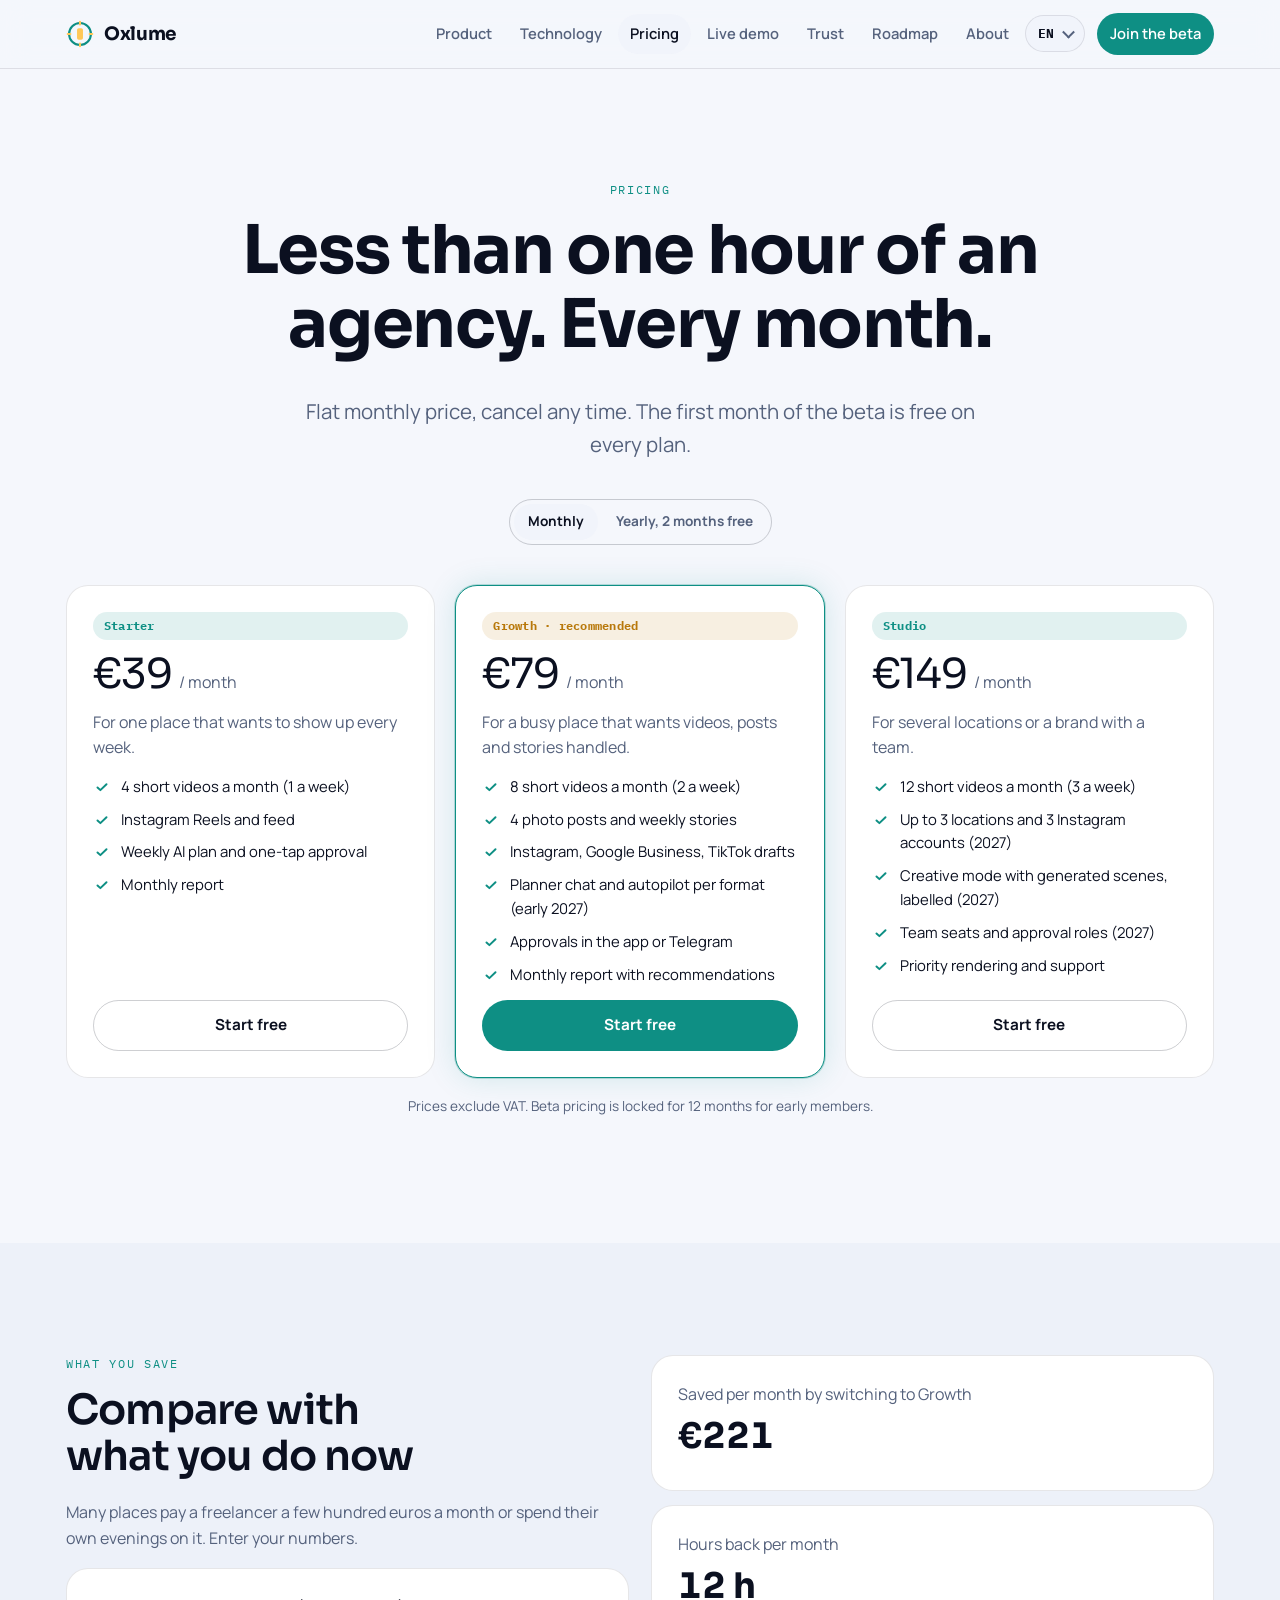
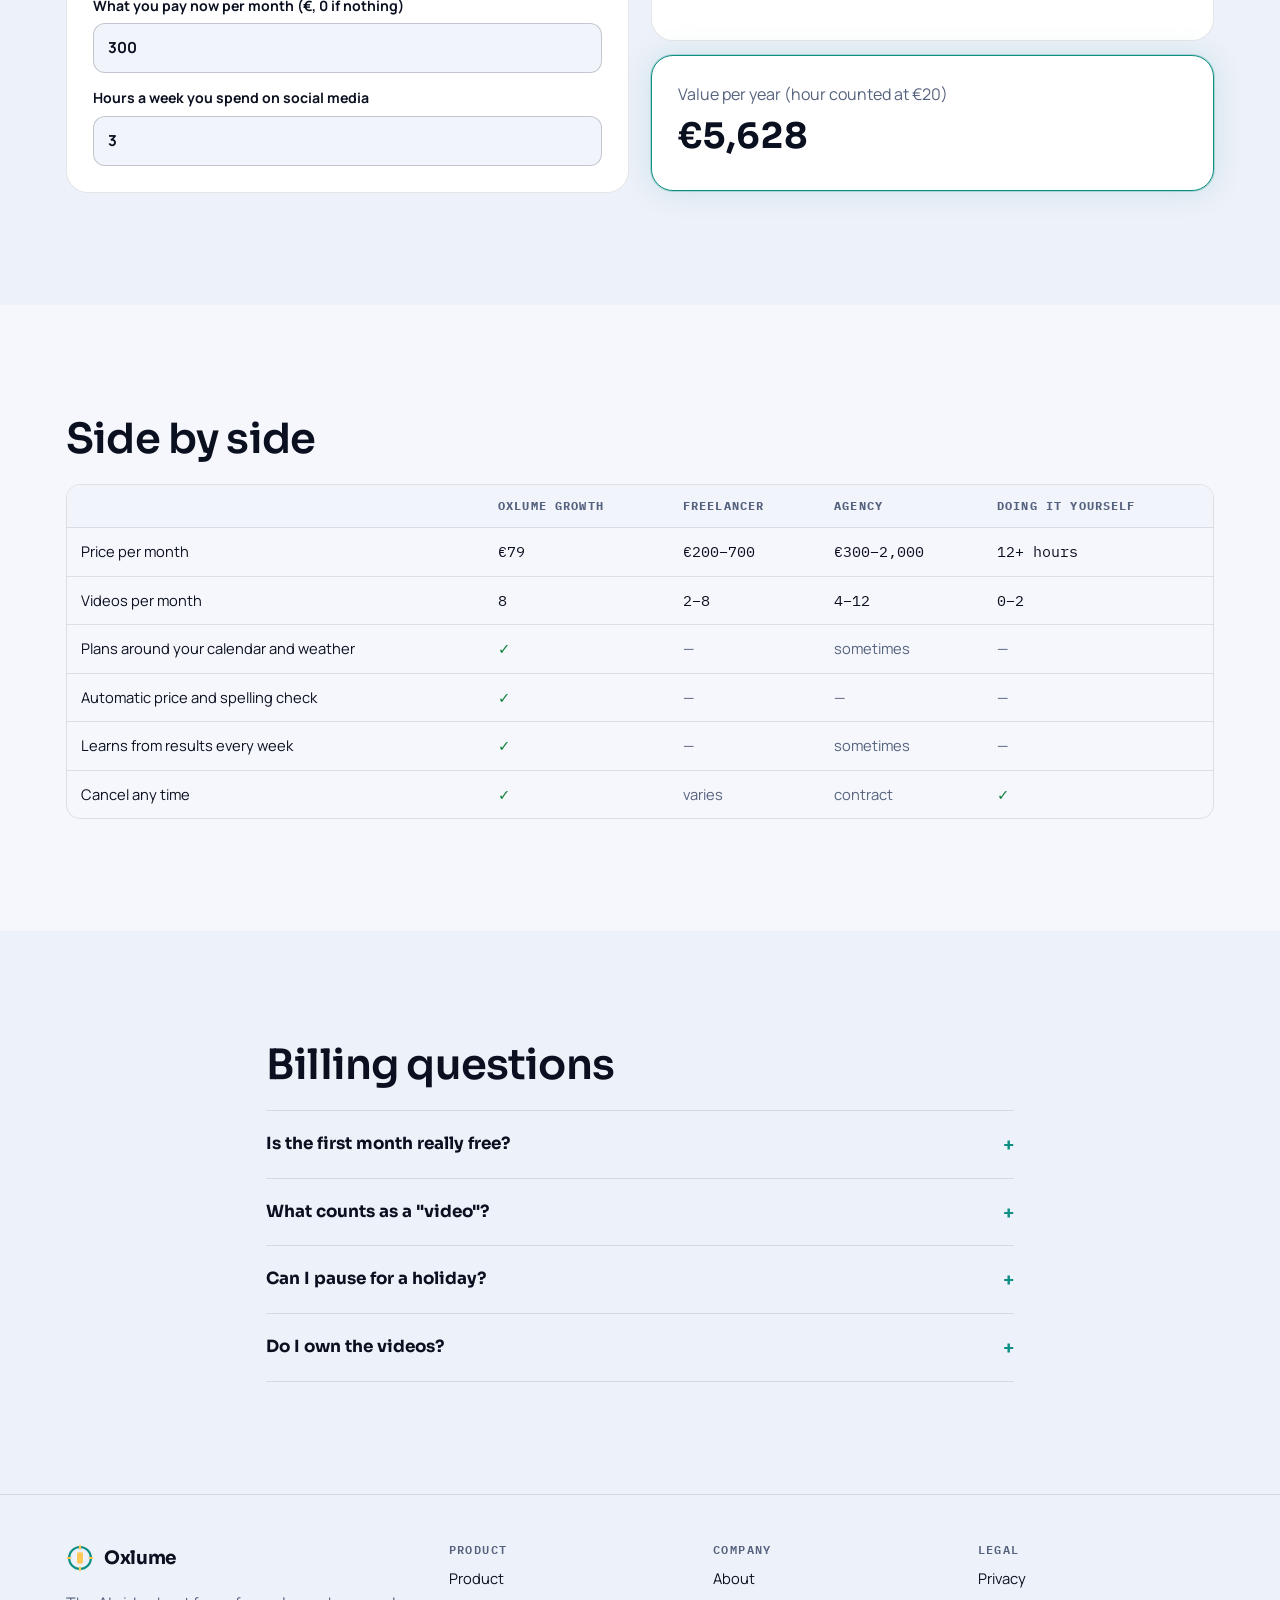
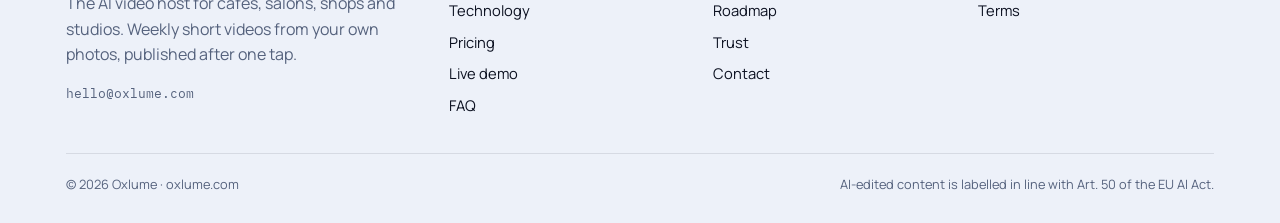
<file: pricing.html>
<!doctype html>
<html lang="en">
<head>
<meta charset="utf-8">
<meta name="viewport" content="width=device-width,initial-scale=1,viewport-fit=cover">
<title data-i18n="t.pricing">Pricing · Oxlume</title>
<link href="https://fonts.googleapis.com/css2?family=Sora:wght@500;600;700&family=Manrope:wght@400;500;600;700&family=IBM+Plex+Mono:wght@400;500&display=swap" rel="stylesheet">
<link rel="stylesheet" href="site.css">
</head>
<body>
<a class="skip" href="#main" data-i18n="a11y.skip">Skip to content</a>
<header class="site-header" id="site-header"></header>
<main id="main">

<section class="section">
  <div class="wrap center">
    <p class="eyebrow" data-i18n="price.eyebrow">Pricing</p>
    <h1 data-i18n="price.h1">Less than one hour of an agency. Every month.</h1>
    <p class="lead" data-i18n="price.lead">Flat monthly price, cancel any time. The first month of the beta is free on every plan.</p>
    <div class="toggle" id="bill-toggle" style="margin-top:18px"><button type="button" aria-pressed="true" data-period="month" data-i18n="price.monthly">Monthly</button><button type="button" aria-pressed="false" data-period="year" data-i18n="price.yearly">Yearly, 2 months free</button></div>
  </div>
  <div class="wrap plans" style="margin-top:40px">
    <div class="card plan rv">
      <span class="pill" data-i18n="price.p1n">Starter</span>
      <div class="price" data-month="39" data-year="390"><span class="v">€39</span> <small class="per" data-i18n="price.perMonth">/ month</small></div>
      <p class="muted" style="margin:0" data-i18n="price.p1d">For one place that wants to show up every week.</p>
      <ul>
        <li data-i18n="price.p1l1">4 short videos a month (1 a week)</li>
        <li data-i18n="price.p1l2">Instagram Reels and feed</li>
        <li data-i18n="price.p1l3">Weekly AI plan and one-tap approval</li>
        <li data-i18n="price.p1l4">Monthly report</li>
      </ul>
      <a class="btn btn-ghost" href="contact.html" data-i18n="price.start">Start free</a>
    </div>
    <div class="card plan hl rv">
      <span class="pill lume" data-i18n="price.p2n">Growth · most popular</span>
      <div class="price" data-month="79" data-year="790"><span class="v">€79</span> <small class="per" data-i18n="price.perMonth">/ month</small></div>
      <p class="muted" style="margin:0" data-i18n="price.p2d">For a busy place that wants videos, posts and stories handled.</p>
      <ul>
        <li data-i18n="price.p2l1">8 short videos a month (2 a week)</li>
        <li data-i18n="price.p2l2">4 photo posts and weekly stories</li>
        <li data-i18n="price.p2l3">Instagram, Google Business, TikTok drafts</li>
        <li data-i18n="price.p2l4">Planner you can talk to, autopilot per format</li>
        <li data-i18n="price.p2l5">Approvals in WhatsApp or Telegram</li>
        <li data-i18n="price.p2l6">Monthly report with recommendations</li>
      </ul>
      <a class="btn btn-primary" href="contact.html" data-i18n="price.start">Start free</a>
    </div>
    <div class="card plan rv">
      <span class="pill" data-i18n="price.p3n">Studio</span>
      <div class="price" data-month="149" data-year="1490"><span class="v">€149</span> <small class="per" data-i18n="price.perMonth">/ month</small></div>
      <p class="muted" style="margin:0" data-i18n="price.p3d">For several locations or a brand with a team.</p>
      <ul>
        <li data-i18n="price.p3l1">12 short videos a month (3 a week)</li>
        <li data-i18n="price.p3l2">Up to 3 locations and 3 Instagram accounts</li>
        <li data-i18n="price.p3l3">Creative mode with generated scenes (labelled)</li>
        <li data-i18n="price.p3l4">Team seats and approval roles</li>
        <li data-i18n="price.p3l5">Priority rendering and support</li>
      </ul>
      <a class="btn btn-ghost" href="contact.html" data-i18n="price.start">Start free</a>
    </div>
  </div>
  <p class="muted center" style="font-size:.85rem;margin-top:18px" data-i18n="price.vat">Prices exclude VAT. Beta pricing is locked for 12 months for early members.</p>
</section>

<section class="section band">
  <div class="wrap grid grid-2" style="align-items:start">
    <div>
      <p class="eyebrow" data-i18n="price.calc.eyebrow">What you save</p>
      <h2 data-i18n="price.calc.h2">Compare with what you do now</h2>
      <p class="muted" data-i18n="price.calc.p">Most places either pay a freelancer €200 to €700 a month or spend their own evenings on it. Enter your numbers.</p>
      <form id="calc" class="form card" onsubmit="return false">
        <label class="f" for="c-cur"><span data-i18n="price.calc.l1">What you pay now per month (€, 0 if nothing)</span><input id="c-cur" name="current" type="number" min="0" value="300"></label>
        <label class="f" for="c-h"><span data-i18n="price.calc.l2">Hours a week you spend on social media</span><input id="c-h" name="hours" type="number" min="0" step="0.5" value="3"></label>
      </form>
    </div>
    <div class="grid" style="gap:14px">
      <div class="card"><span class="muted" data-i18n="price.calc.o1">Money saved per month vs Growth</span><b class="mono" style="display:block;font-family:var(--font-display);font-size:2.2rem" data-out="money">€221</b></div>
      <div class="card"><span class="muted" data-i18n="price.calc.o2">Hours back per month</span><b class="mono" style="display:block;font-family:var(--font-display);font-size:2.2rem" data-out="time">12 h</b></div>
      <div class="card hl"><span class="muted" data-i18n="price.calc.o3">Value per year (hour counted at €20)</span><b class="mono" style="display:block;font-family:var(--font-display);font-size:2.2rem" data-out="total">€5,532</b></div>
    </div>
  </div>
</section>

<section class="section">
  <div class="wrap">
    <h2 data-i18n="price.cmp.h2">Side by side</h2>
    <div class="table-wrap" style="margin-top:20px">
      <table>
        <thead><tr><th></th><th>Oxlume Growth</th><th data-i18n="price.cmp.c2">Freelancer</th><th data-i18n="price.cmp.c3">Agency</th><th data-i18n="price.cmp.c4">Doing it yourself</th></tr></thead>
        <tbody>
          <tr><td data-i18n="price.cmp.r1">Price per month</td><td class="mono" data-eur="79">€79</td><td class="mono" data-eur="200-700">€200–700</td><td class="mono" data-eur="300-2000">€300–2,000</td><td class="mono" data-i18n="price.cmp.r1d">12+ hours</td></tr>
          <tr><td data-i18n="price.cmp.r2">Videos per month</td><td class="mono">8</td><td class="mono">2–8</td><td class="mono">4–12</td><td class="mono">0–2</td></tr>
          <tr><td data-i18n="price.cmp.r3">Plans around your calendar and weather</td><td class="y">✓</td><td class="n">—</td><td class="n" data-i18n="price.cmp.some">sometimes</td><td class="n">—</td></tr>
          <tr><td data-i18n="price.cmp.r4">Automatic price and spelling check</td><td class="y">✓</td><td class="n">—</td><td class="n">—</td><td class="n">—</td></tr>
          <tr><td data-i18n="price.cmp.r5">Learns from results every week</td><td class="y">✓</td><td class="n">—</td><td class="n" data-i18n="price.cmp.some">sometimes</td><td class="n">—</td></tr>
          <tr><td data-i18n="price.cmp.r6">Cancel any time</td><td class="y">✓</td><td class="n" data-i18n="price.cmp.varies">varies</td><td class="n" data-i18n="price.cmp.contract">contract</td><td class="y">✓</td></tr>
        </tbody>
      </table>
    </div>
  </div>
</section>

<section class="section band">
  <div class="wrap" style="max-width:780px">
    <h2 data-i18n="price.faq.h2">Billing questions</h2>
    <details><summary data-i18n="price.q1">Is the first month really free?</summary><p data-i18n="price.a1">Yes. Beta members get the full plan for one month, no card required. If you stay, billing starts on day 31; if not, nothing happens.</p></details>
    <details><summary data-i18n="price.q2">What counts as a "video"?</summary><p data-i18n="price.a2">A finished 9:16 clip of 6 to 30 seconds, published or delivered as a TikTok draft. Edits and re-renders of the same post do not count.</p></details>
    <details><summary data-i18n="price.q3">Can I pause for a holiday?</summary><p data-i18n="price.a3">Yes, any time, from the app. Unused videos do not roll over, but the plan pauses with you.</p></details>
    <details><summary data-i18n="price.q4">Do I own the videos?</summary><p data-i18n="price.a4">Fully. Download them, reuse them, keep them after you cancel.</p></details>
  </div>
</section>
</main>
<footer class="site-footer" id="site-footer"></footer>
<script src="i18n.js"></script>
<script src="i18n-uk.js"></script>
<script src="i18n-de.js"></script>
<script src="i18n-es.js"></script>
<script src="site.js"></script>
</body>
</html>
</file>
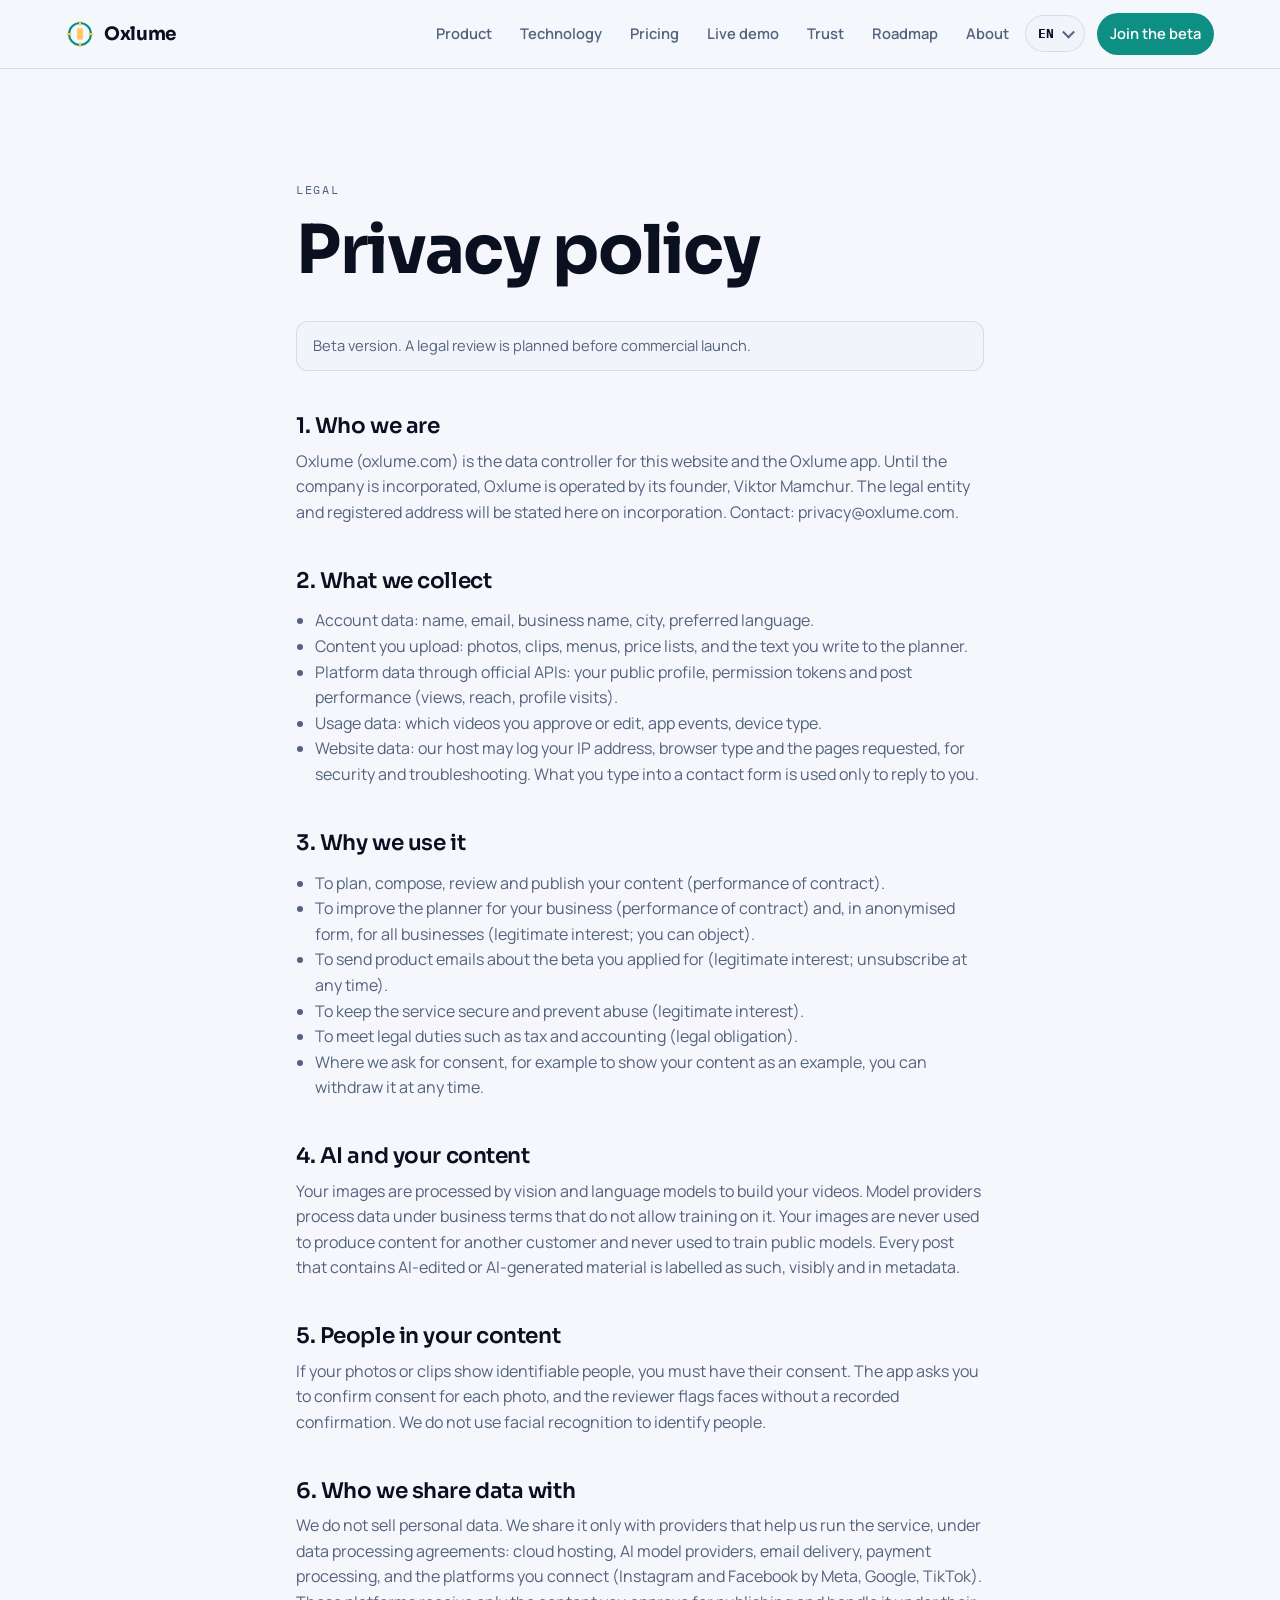
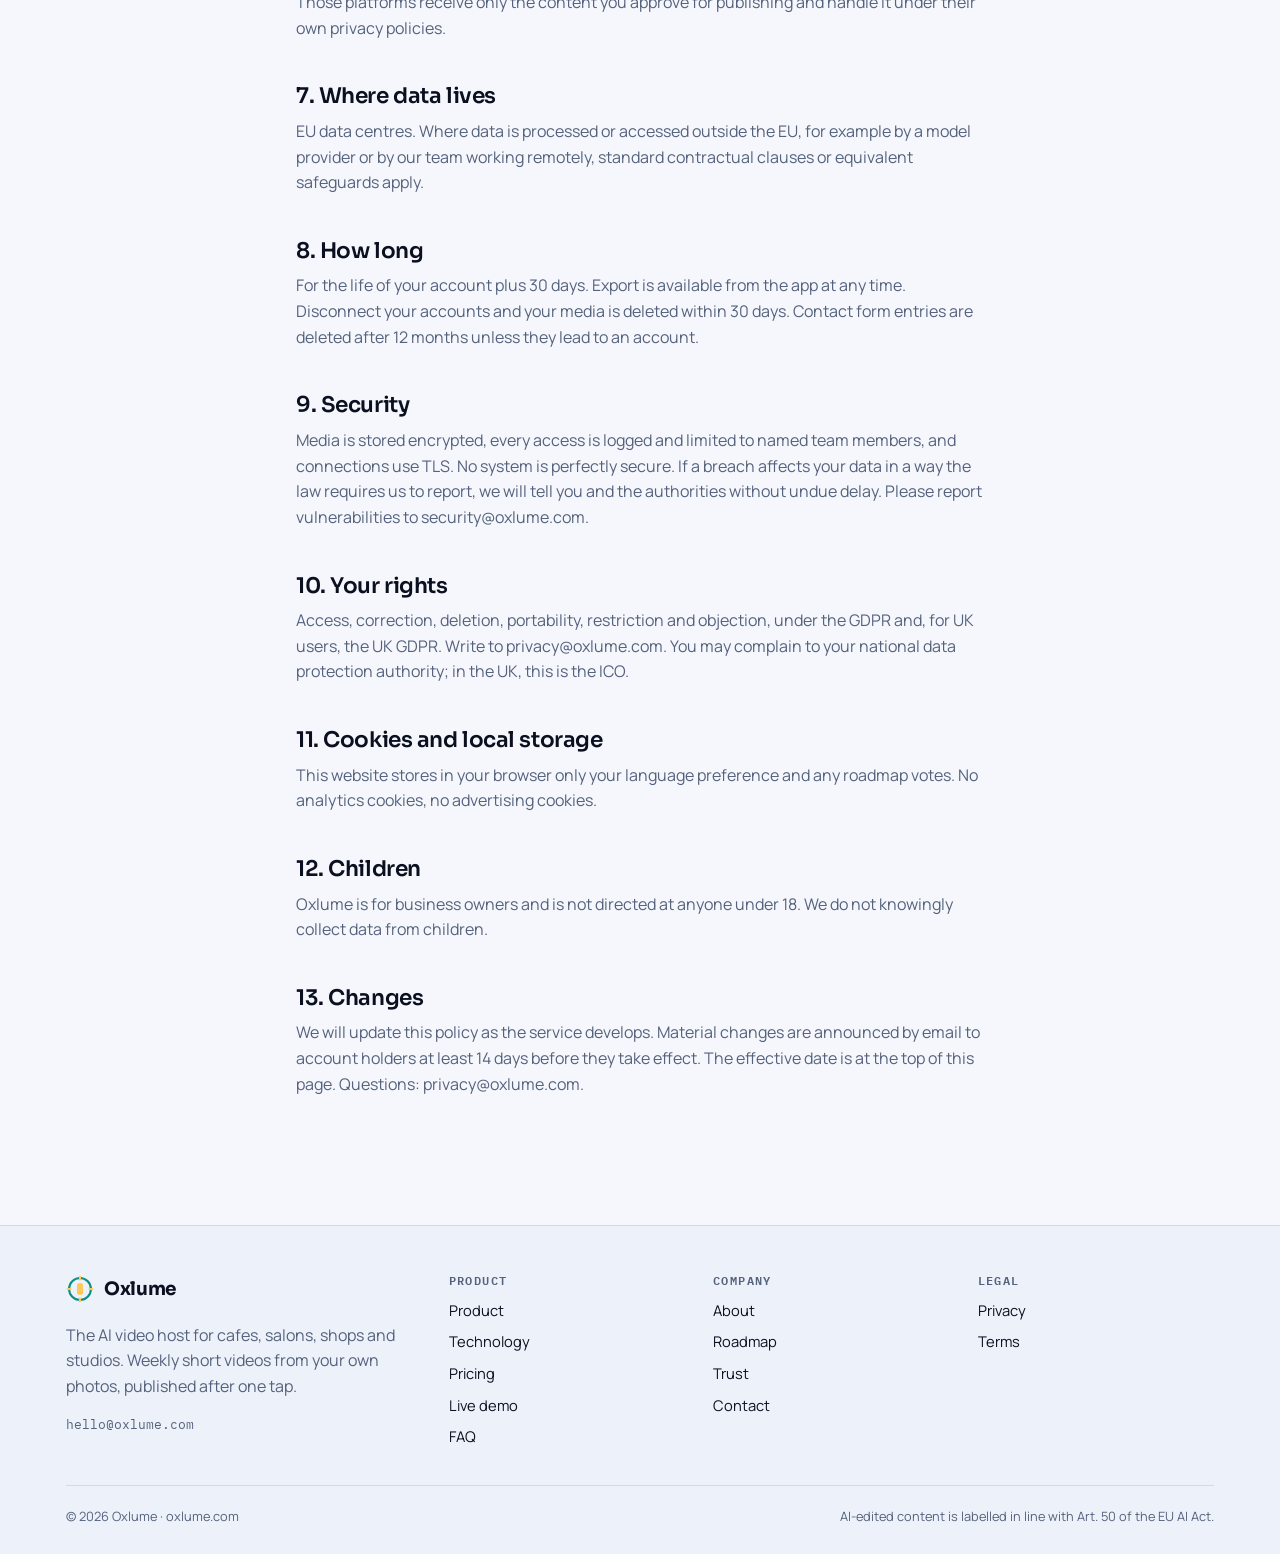
<file: privacy.html>
<!doctype html>
<html lang="en">
<head>
<meta charset="utf-8">
<meta name="viewport" content="width=device-width,initial-scale=1,viewport-fit=cover">
<title data-i18n="t.privacy">Privacy · Oxlume</title>
<link href="https://fonts.googleapis.com/css2?family=Sora:wght@500;600;700&family=Manrope:wght@400;500;600;700&family=IBM+Plex+Mono:wght@400;500&display=swap" rel="stylesheet">
<link rel="stylesheet" href="site.css">
</head>
<body>
<a class="skip" href="#main" data-i18n="a11y.skip">Skip to content</a>
<header class="site-header" id="site-header"></header>
<main id="main">
<section class="section">
  <div class="wrap prose">
    <p class="eyebrow" data-i18n="legal.eyebrow">Legal</p>
    <h1 data-i18n="priv.h1">Privacy policy</h1>
    <p class="notice" data-i18n="legal.draft">Beta version. A legal review is planned before commercial launch.</p>
    <h2 data-i18n="priv.s1.h">1. Who we are</h2><div data-i18n="priv.s1.b"><p>Oxlume (oxlume.com) is the data controller for this website and the Oxlume app. Until the company is incorporated, Oxlume is operated by its founder, Viktor Mamchur. The legal entity and registered address will be stated here on incorporation. Contact: privacy@oxlume.com.</p></div>
    <h2 data-i18n="priv.s2.h">2. What we collect</h2><div data-i18n="priv.s2.b"><ul><li>Account data: name, email, business name, city, preferred language.</li><li>Content you upload: photos, clips, menus, price lists, and the text you write to the planner.</li><li>Platform data through official APIs: your public profile, permission tokens and post performance (views, reach, profile visits).</li><li>Usage data: which videos you approve or edit, app events, device type.</li><li>Website data: our host may log your IP address, browser type and the pages requested, for security and troubleshooting. What you type into a contact form is used only to reply to you.</li></ul></div>
    <h2 data-i18n="priv.s3.h">3. Why we use it</h2><div data-i18n="priv.s3.b"><ul><li>To plan, compose, review and publish your content (performance of contract).</li><li>To improve the planner for your business (performance of contract) and, in anonymised form, for all businesses (legitimate interest; you can object).</li><li>To send product emails about the beta you applied for (legitimate interest; unsubscribe at any time).</li><li>To keep the service secure and prevent abuse (legitimate interest).</li><li>To meet legal duties such as tax and accounting (legal obligation).</li><li>Where we ask for consent, for example to show your content as an example, you can withdraw it at any time.</li></ul></div>
    <h2 data-i18n="priv.s4.h">4. AI and your content</h2><div data-i18n="priv.s4.b"><p>Your images are processed by vision and language models to build your videos. Model providers process data under business terms that do not allow training on it. Your images are never used to produce content for another customer and never used to train public models. Every post that contains AI-edited or AI-generated material is labelled as such, visibly and in metadata.</p></div>
    <h2 data-i18n="priv.s5.h">5. People in your content</h2><div data-i18n="priv.s5.b"><p>If your photos or clips show identifiable people, you must have their consent. The app asks you to confirm consent for each photo, and the reviewer flags faces without a recorded confirmation. We do not use facial recognition to identify people.</p></div>
    <h2 data-i18n="priv.s6.h">6. Who we share data with</h2><div data-i18n="priv.s6.b"><p>We do not sell personal data. We share it only with providers that help us run the service, under data processing agreements: cloud hosting, AI model providers, email delivery, payment processing, and the platforms you connect (Instagram and Facebook by Meta, Google, TikTok). Those platforms receive only the content you approve for publishing and handle it under their own privacy policies.</p></div>
    <h2 data-i18n="priv.s7.h">7. Where data lives</h2><div data-i18n="priv.s7.b"><p>EU data centres. Where data is processed or accessed outside the EU, for example by a model provider or by our team working remotely, standard contractual clauses or equivalent safeguards apply.</p></div>
    <h2 data-i18n="priv.s8.h">8. How long</h2><div data-i18n="priv.s8.b"><p>For the life of your account plus 30 days. Export is available from the app at any time. Disconnect your accounts and your media is deleted within 30 days. Contact form entries are deleted after 12 months unless they lead to an account.</p></div>
    <h2 data-i18n="priv.s9.h">9. Security</h2><div data-i18n="priv.s9.b"><p>Media is stored encrypted, every access is logged and limited to named team members, and connections use TLS. No system is perfectly secure. If a breach affects your data in a way the law requires us to report, we will tell you and the authorities without undue delay. Please report vulnerabilities to security@oxlume.com.</p></div>
    <h2 data-i18n="priv.s10.h">10. Your rights</h2><div data-i18n="priv.s10.b"><p>Access, correction, deletion, portability, restriction and objection, under the GDPR and, for UK users, the UK GDPR. Write to privacy@oxlume.com. You may complain to your national data protection authority; in the UK, this is the ICO.</p></div>
    <h2 data-i18n="priv.s11.h">11. Cookies and local storage</h2><div data-i18n="priv.s11.b"><p>This website stores in your browser only your language preference and any roadmap votes. No analytics cookies, no advertising cookies.</p></div>
    <h2 data-i18n="priv.s12.h">12. Children</h2><div data-i18n="priv.s12.b"><p>Oxlume is for business owners and is not directed at anyone under 18. We do not knowingly collect data from children.</p></div>
    <h2 data-i18n="priv.s13.h">13. Changes</h2><div data-i18n="priv.s13.b"><p>We will update this policy as the service develops. Material changes are announced by email to account holders at least 14 days before they take effect. The effective date is at the top of this page. Questions: privacy@oxlume.com.</p></div>
  </div>
</section>
</main>
<footer class="site-footer" id="site-footer"></footer>
<script src="i18n.js"></script>
<script src="i18n-uk.js"></script>
<script src="i18n-de.js"></script>
<script src="i18n-es.js"></script>
<script src="site.js"></script>
</body>
</html>
</file>
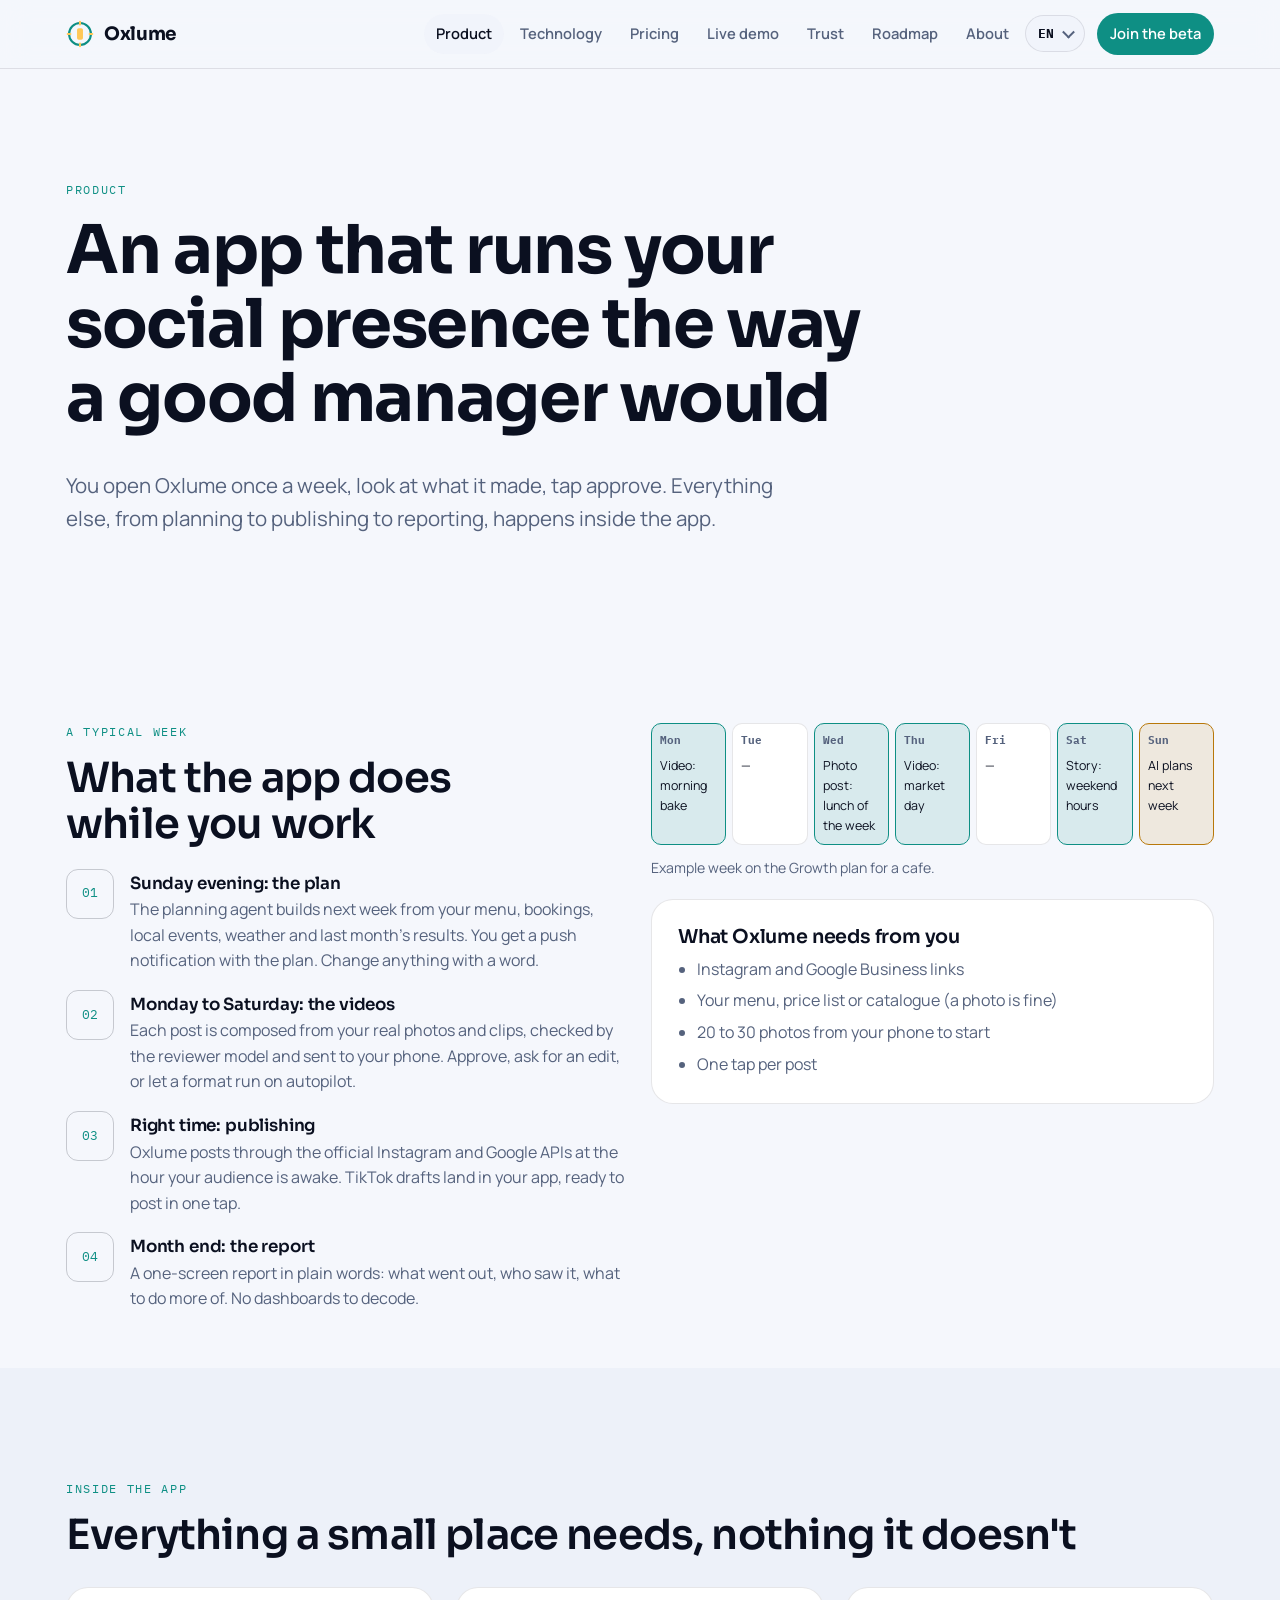
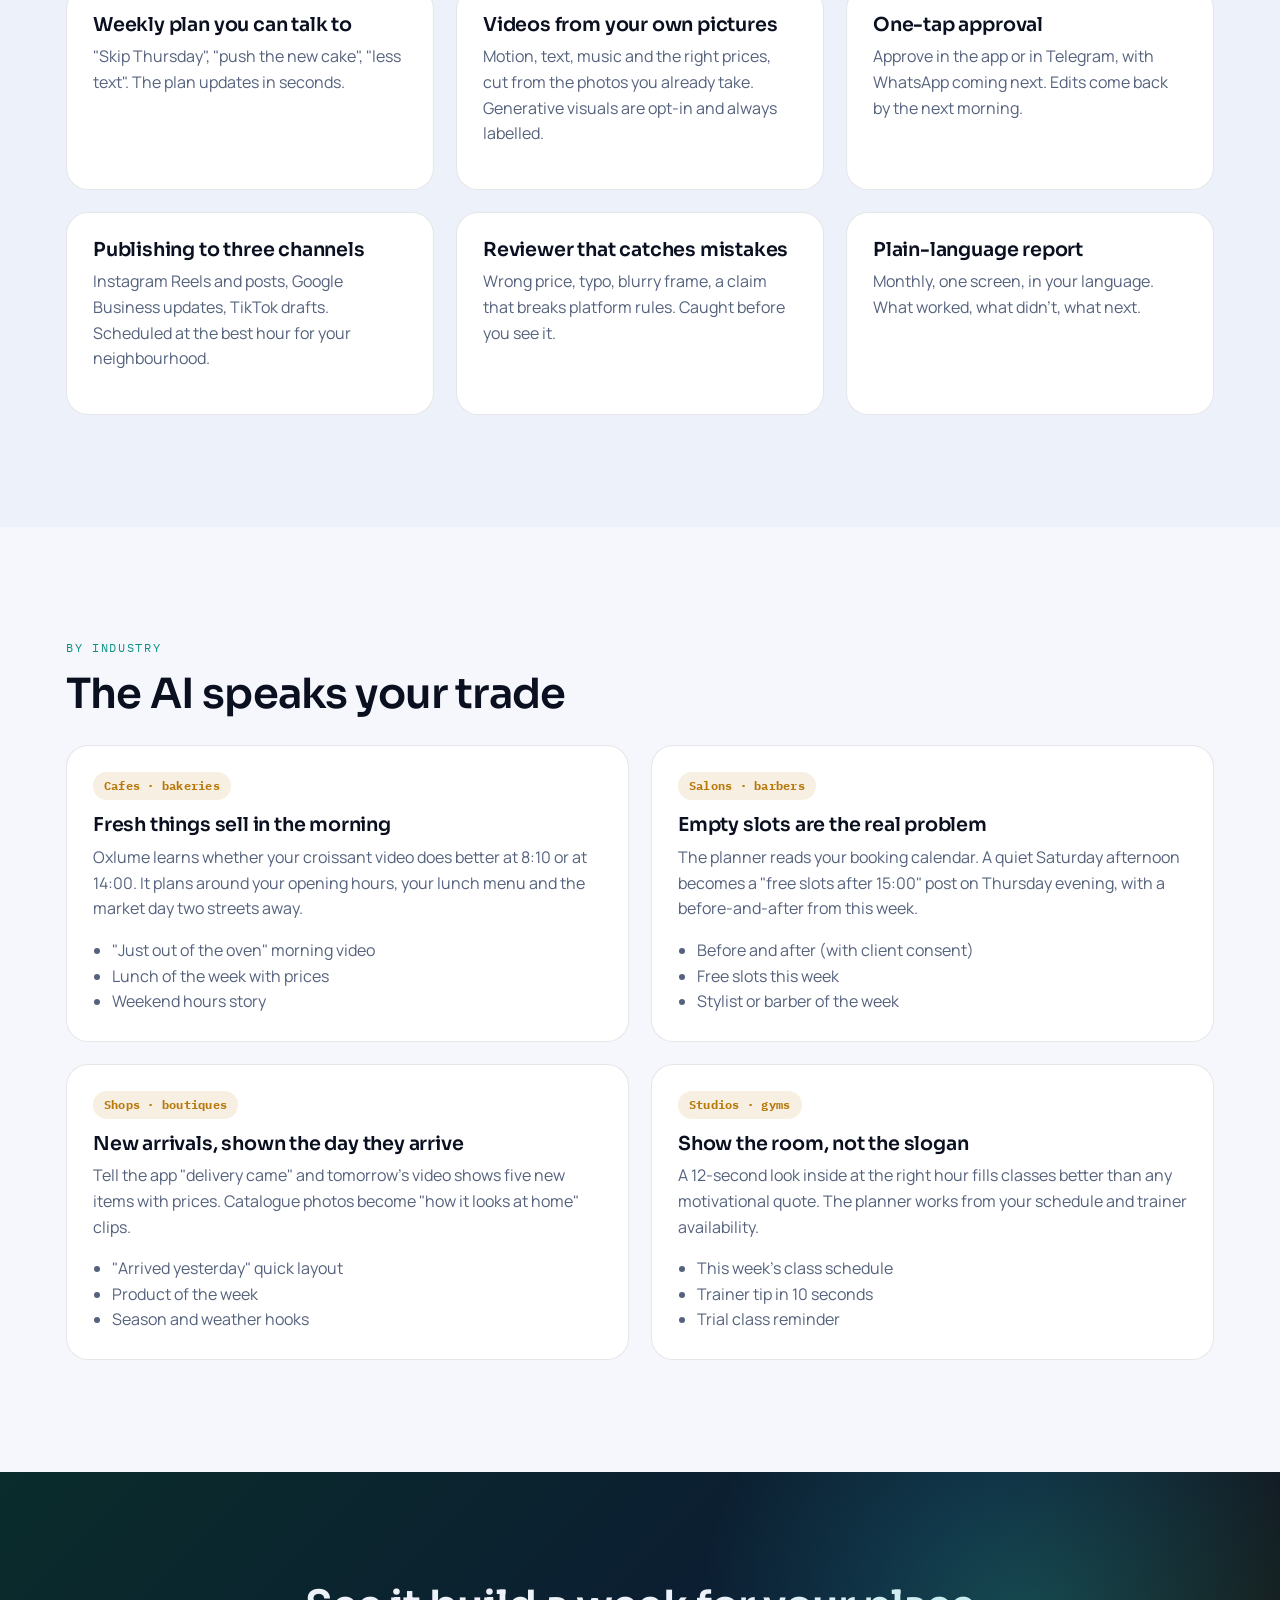
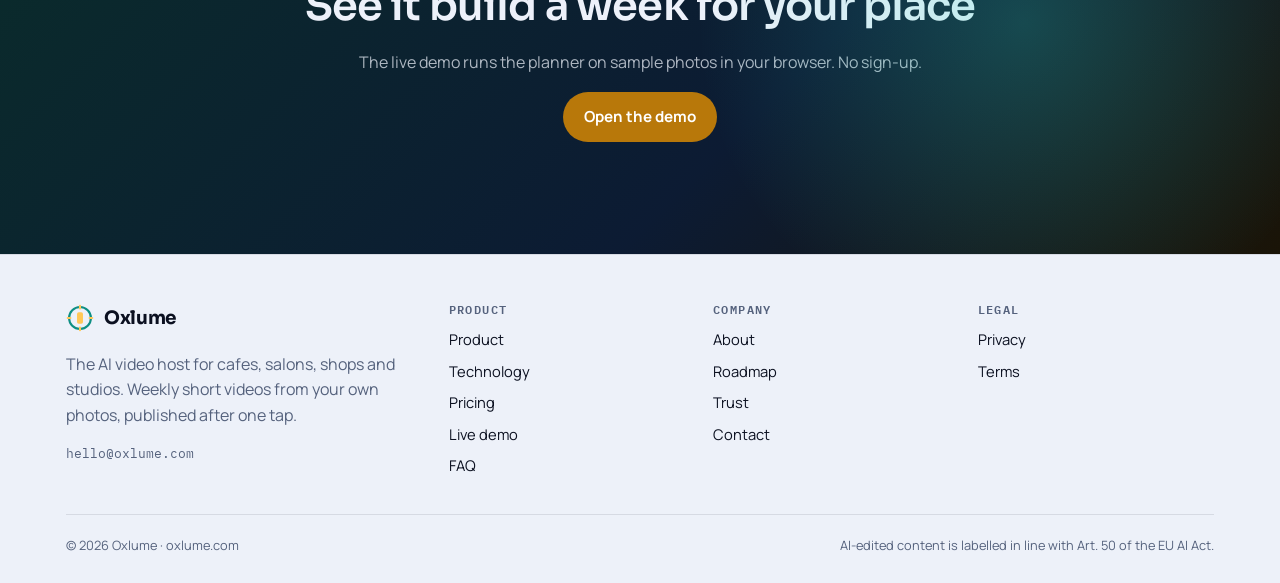
<file: product.html>
<!doctype html>
<html lang="en">
<head>
<meta charset="utf-8">
<meta name="viewport" content="width=device-width,initial-scale=1,viewport-fit=cover">
<title data-i18n="t.product">Product · Oxlume</title>
<link href="https://fonts.googleapis.com/css2?family=Sora:wght@500;600;700&family=Manrope:wght@400;500;600;700&family=IBM+Plex+Mono:wght@400;500&display=swap" rel="stylesheet">
<link rel="stylesheet" href="site.css">
</head>
<body>
<a class="skip" href="#main" data-i18n="a11y.skip">Skip to content</a>
<header class="site-header" id="site-header"></header>
<main id="main">

<section class="section">
  <div class="wrap">
    <p class="eyebrow" data-i18n="product.eyebrow">Product</p>
    <h1 class="mw" data-i18n="product.h1">An app that runs your social presence the way a good manager would</h1>
    <p class="lead" data-i18n="product.lead">You open Oxlume once a week, look at what it made, tap approve. Everything else, from planning to publishing to reporting, happens inside the app.</p>
  </div>
</section>

<section class="section tight">
  <div class="wrap grid grid-2" style="align-items:start">
    <div>
      <p class="eyebrow" data-i18n="product.week.eyebrow">A typical week</p>
      <h2 data-i18n="product.week.h2">What the app does while you work</h2>
      <div class="steps" style="margin-top:20px">
        <div class="step"><div><h3 data-i18n="product.week.1h">Sunday evening: the plan</h3><p data-i18n="product.week.1p">The planning agent builds next week from your menu, bookings, local events, weather and last month's results. You get a push notification with the plan. Change anything with a word.</p></div></div>
        <div class="step"><div><h3 data-i18n="product.week.2h">Monday to Saturday: the videos</h3><p data-i18n="product.week.2p">Each post is composed from your real photos and clips, checked by the reviewer model and sent to your phone. Approve, ask for an edit, or let a format run on autopilot.</p></div></div>
        <div class="step"><div><h3 data-i18n="product.week.3h">Right time: publishing</h3><p data-i18n="product.week.3p">Oxlume posts through the official Instagram and Google APIs at the hour your audience is awake. TikTok drafts land in your app, ready to post in one tap.</p></div></div>
        <div class="step"><div><h3 data-i18n="product.week.4h">Month end: the report</h3><p data-i18n="product.week.4p">A one-screen report in plain words: what went out, who saw it, what to do more of. No dashboards to decode.</p></div></div>
      </div>
    </div>
    <div>
      <div class="week">
        <div class="d pub"><b data-i18n="d.mon">Mon</b><span data-i18n="product.wk.1">Video: morning bake</span></div>
        <div class="d"><b data-i18n="d.tue">Tue</b>—</div>
        <div class="d pub"><b data-i18n="d.wed">Wed</b><span data-i18n="product.wk.2">Photo post: lunch of the week</span></div>
        <div class="d pub"><b data-i18n="d.thu">Thu</b><span data-i18n="product.wk.3">Video: market day</span></div>
        <div class="d"><b data-i18n="d.fri">Fri</b>—</div>
        <div class="d pub"><b data-i18n="d.sat">Sat</b><span data-i18n="product.wk.4">Story: weekend hours</span></div>
        <div class="d hot"><b data-i18n="d.sun">Sun</b><span data-i18n="product.wk.5">AI plans next week</span></div>
      </div>
      <p class="muted" style="font-size:.88rem;margin-top:12px" data-i18n="product.wk.note">Example week on the Growth plan for a cafe.</p>
      <div class="card" style="margin-top:20px">
        <h3 data-i18n="product.need.h">What Oxlume needs from you</h3>
        <ul class="muted" style="margin:0;padding-left:1.2rem;display:grid;gap:6px">
          <li data-i18n="product.need.1">Instagram and Google Business links</li>
          <li data-i18n="product.need.2">Your menu, price list or catalogue (a photo is fine)</li>
          <li data-i18n="product.need.3">20 to 30 photos from your phone to start</li>
          <li data-i18n="product.need.4">One tap a week</li>
        </ul>
      </div>
    </div>
  </div>
</section>

<section class="section band">
  <div class="wrap">
    <p class="eyebrow" data-i18n="product.feat.eyebrow">Inside the app</p>
    <h2 data-i18n="product.feat.h2">Everything a small place needs, nothing it doesn't</h2>
    <div class="grid grid-3" style="margin-top:28px">
      <div class="card rv"><h3 data-i18n="product.f1h">Weekly plan you can talk to</h3><p class="muted" data-i18n="product.f1p">"Skip Thursday", "push the new cake", "less text". The plan updates in seconds.</p></div>
      <div class="card rv"><h3 data-i18n="product.f2h">Videos from your own pictures</h3><p class="muted" data-i18n="product.f2p">Motion, text, music and the right prices, cut from the photos you already take. Generative visuals are opt-in and always labelled.</p></div>
      <div class="card rv"><h3 data-i18n="product.f3h">One-tap approval</h3><p class="muted" data-i18n="product.f3p">Approve in the app, in WhatsApp or in Telegram. Edits come back by the next morning.</p></div>
      <div class="card rv"><h3 data-i18n="product.f4h">Publishing to three channels</h3><p class="muted" data-i18n="product.f4p">Instagram Reels and posts, Google Business updates, TikTok drafts. Scheduled at the best hour for your neighbourhood.</p></div>
      <div class="card rv"><h3 data-i18n="product.f5h">Reviewer that catches mistakes</h3><p class="muted" data-i18n="product.f5p">Wrong price, typo, blurry frame, a claim that breaks platform rules. Caught before you see it.</p></div>
      <div class="card rv"><h3 data-i18n="product.f6h">Plain-language report</h3><p class="muted" data-i18n="product.f6p">Monthly, one screen, in your language. What worked, what didn't, what next.</p></div>
    </div>
  </div>
</section>

<section class="section" id="cafes">
  <div class="wrap">
    <p class="eyebrow" data-i18n="product.ind.eyebrow">By industry</p>
    <h2 data-i18n="product.ind.h2">The AI speaks your trade</h2>
    <div class="grid grid-2" style="margin-top:28px">
      <div class="card rv" id="cafes-card"><span class="pill lume" data-i18n="vert.cafe">Cafes · bakeries</span><h3 style="margin-top:14px" data-i18n="product.i1h">Fresh things sell in the morning</h3><p class="muted" data-i18n="product.i1p">Oxlume knows a croissant video posted at 8:10 outperforms the same one at 14:00. It plans around your opening hours, your lunch menu and the market day two streets away.</p><ul class="muted" style="padding-left:1.2rem;margin:0"><li data-i18n="product.i1l1">"Just out of the oven" morning video</li><li data-i18n="product.i1l2">Lunch of the week with prices</li><li data-i18n="product.i1l3">Weekend hours story</li></ul></div>
      <div class="card rv" id="salons"><span class="pill lume" data-i18n="vert.salon">Salons · barbers</span><h3 style="margin-top:14px" data-i18n="product.i2h">Empty slots are the real problem</h3><p class="muted" data-i18n="product.i2p">The planner reads your booking calendar. A quiet Saturday afternoon becomes a "free slots after 15:00" post on Thursday evening, with a before-and-after from this week.</p><ul class="muted" style="padding-left:1.2rem;margin:0"><li data-i18n="product.i2l1">Before and after (with client consent)</li><li data-i18n="product.i2l2">Free slots this week</li><li data-i18n="product.i2l3">Stylist or barber of the week</li></ul></div>
      <div class="card rv" id="shops"><span class="pill lume" data-i18n="vert.shop">Shops · boutiques</span><h3 style="margin-top:14px" data-i18n="product.i3h">New arrivals, shown the day they arrive</h3><p class="muted" data-i18n="product.i3p">Tell the app "delivery came" and tomorrow's video shows five new items with prices. Catalogue photos become "how it looks at home" clips.</p><ul class="muted" style="padding-left:1.2rem;margin:0"><li data-i18n="product.i3l1">"Arrived yesterday" quick layout</li><li data-i18n="product.i3l2">Product of the week</li><li data-i18n="product.i3l3">Season and weather hooks</li></ul></div>
      <div class="card rv" id="studios"><span class="pill lume" data-i18n="vert.studio">Studios · gyms</span><h3 style="margin-top:14px" data-i18n="product.i4h">Show the room, not the slogan</h3><p class="muted" data-i18n="product.i4p">A 12-second look inside at the right hour fills classes better than any motivational quote. The planner works from your schedule and trainer availability.</p><ul class="muted" style="padding-left:1.2rem;margin:0"><li data-i18n="product.i4l1">This week's class schedule</li><li data-i18n="product.i4l2">Trainer tip in 10 seconds</li><li data-i18n="product.i4l3">Trial class reminder</li></ul></div>
    </div>
  </div>
</section>

<section class="section band-brand">
  <div class="wrap center" style="max-width:760px">
    <h2 data-i18n="product.cta.h2">See it build a week for your place</h2>
    <p class="muted" data-i18n="product.cta.p">The live demo runs the planner on sample photos in your browser. No sign-up.</p>
    <a class="btn btn-lume" href="demo.html" data-i18n="product.cta.btn">Open the demo</a>
  </div>
</section>
</main>
<footer class="site-footer" id="site-footer"></footer>
<script src="i18n.js"></script>
<script src="i18n-uk.js"></script>
<script src="i18n-de.js"></script>
<script src="i18n-es.js"></script>
<script src="site.js"></script>
</body>
</html>
</file>
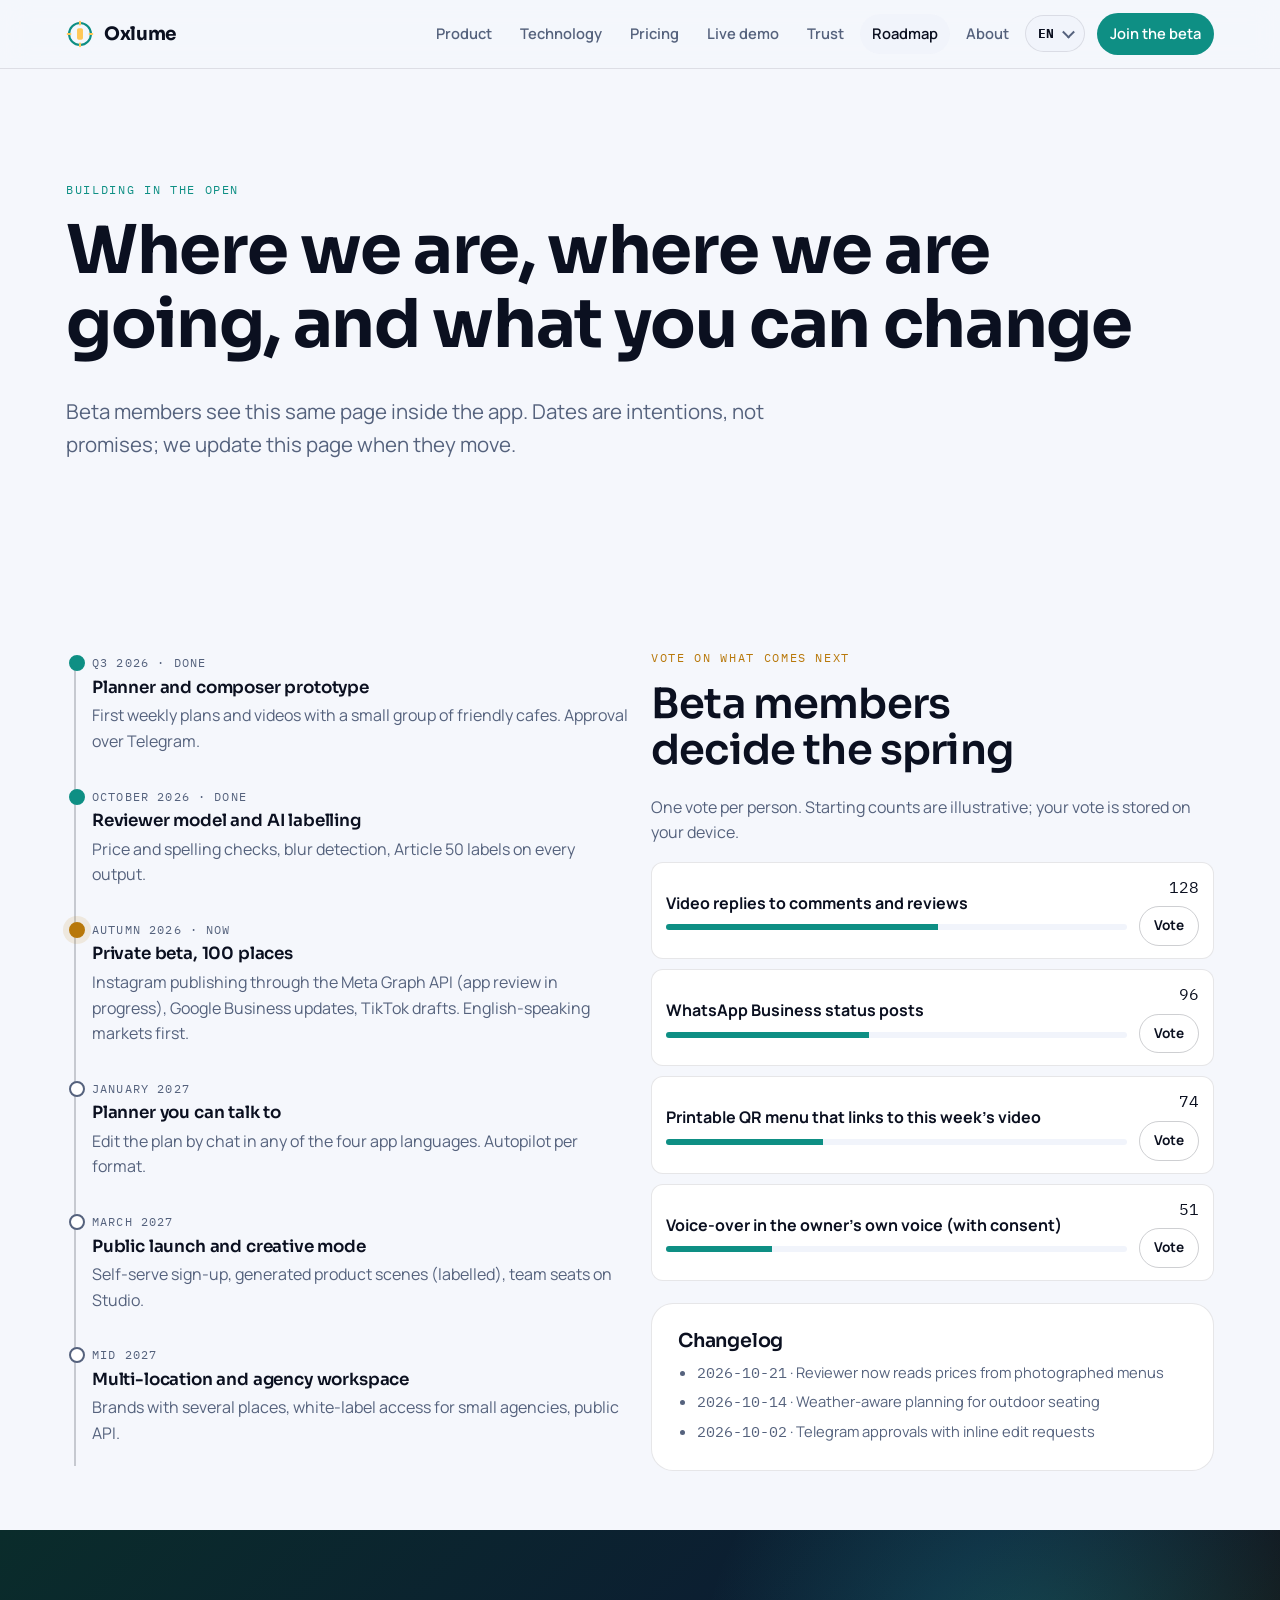
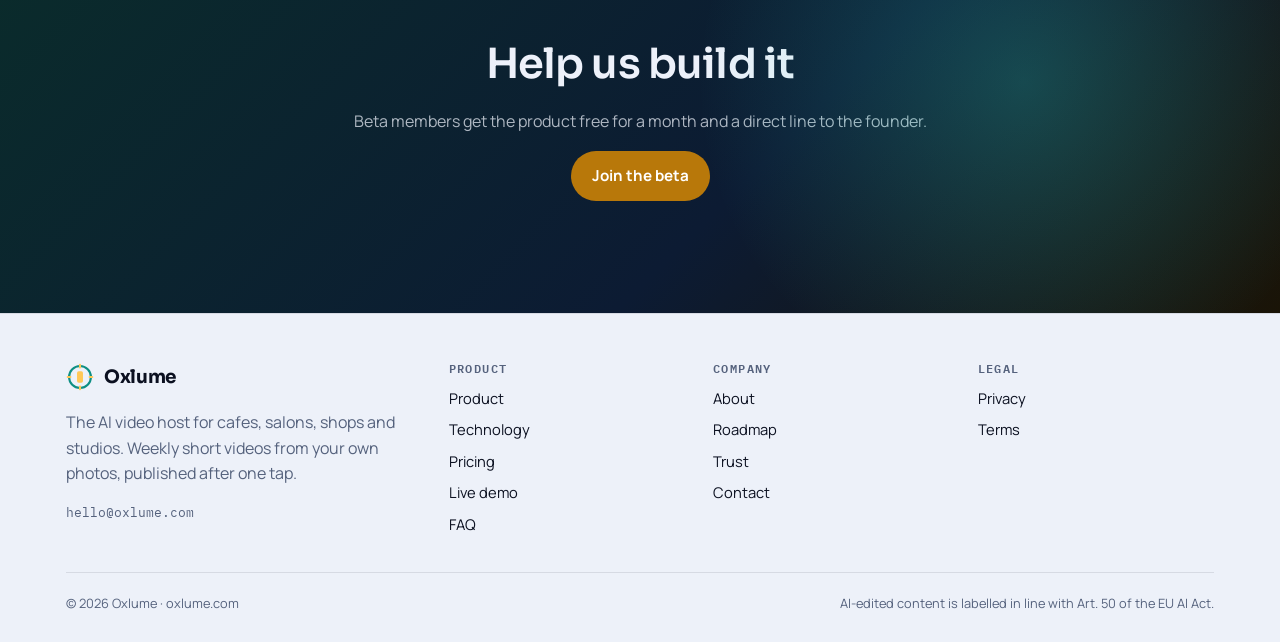
<file: roadmap.html>
<!doctype html>
<html lang="en">
<head>
<meta charset="utf-8">
<meta name="viewport" content="width=device-width,initial-scale=1,viewport-fit=cover">
<title data-i18n="t.roadmap">Roadmap · Oxlume</title>
<link href="https://fonts.googleapis.com/css2?family=Sora:wght@500;600;700&family=Manrope:wght@400;500;600;700&family=IBM+Plex+Mono:wght@400;500&display=swap" rel="stylesheet">
<link rel="stylesheet" href="site.css">
</head>
<body>
<a class="skip" href="#main" data-i18n="a11y.skip">Skip to content</a>
<header class="site-header" id="site-header"></header>
<main id="main">

<section class="section">
  <div class="wrap">
    <p class="eyebrow" data-i18n="road.eyebrow">Building in the open</p>
    <h1 class="mw" data-i18n="road.h1">Where we are, where we are going, and what you can change</h1>
    <p class="lead" data-i18n="road.lead">Beta members see this same page inside the app. Dates are intentions, not promises; we update this page when they move.</p>
  </div>
</section>

<section class="section tight">
  <div class="wrap grid grid-2" style="align-items:start">
    <div class="timeline">
      <div class="tl done"><span class="when" data-i18n="road.t1w">Q3 2026 · done</span><h3 data-i18n="road.t1h">Planner and composer prototype</h3><p data-i18n="road.t1p">First weekly plans and videos for five friendly cafes in London and Kyiv. Approval over Telegram.</p></div>
      <div class="tl done"><span class="when" data-i18n="road.t2w">October 2026 · done</span><h3 data-i18n="road.t2h">Reviewer model and AI labelling</h3><p data-i18n="road.t2p">Price and spelling checks, blur detection, Article 50 labels on every output.</p></div>
      <div class="tl now"><span class="when" data-i18n="road.t3w">November 2026 · now</span><h3 data-i18n="road.t3h">Private beta, 100 places</h3><p data-i18n="road.t3p">Instagram publishing through the Meta Graph API (app review in progress), Google Business updates, TikTok drafts. English-speaking markets first.</p></div>
      <div class="tl"><span class="when" data-i18n="road.t4w">January 2027</span><h3 data-i18n="road.t4h">Planner you can talk to, in four languages</h3><p data-i18n="road.t4p">Edit the plan by chat in English, Ukrainian, German and Spanish. Autopilot per format.</p></div>
      <div class="tl"><span class="when" data-i18n="road.t5w">March 2027</span><h3 data-i18n="road.t5h">Public launch and creative mode</h3><p data-i18n="road.t5p">Self-serve sign-up, generated product scenes (labelled), team seats on Studio.</p></div>
      <div class="tl"><span class="when" data-i18n="road.t6w">Mid 2027</span><h3 data-i18n="road.t6h">Multi-location and agency workspace</h3><p data-i18n="road.t6p">Brands with several places, white-label access for small agencies, public API.</p></div>
    </div>
    <div>
      <p class="eyebrow lume" data-i18n="road.vote.eyebrow">Vote on what comes next</p>
      <h2 data-i18n="road.vote.h2">Beta members decide the spring</h2>
      <p class="muted" data-i18n="road.vote.p">One vote per person. Counts shown are from the beta community plus your own vote, stored on your device.</p>
      <div class="vote" id="vote">
        <div class="row" data-k="a"><div><strong data-i18n="road.v1">Video replies to comments and reviews</strong><div class="bar"><i></i></div></div><div style="display:grid;gap:6px;justify-items:end"><span class="mono n">128</span><button class="btn btn-ghost btn-sm" type="button" data-i18n="road.voteBtn">Vote</button></div></div>
        <div class="row" data-k="b"><div><strong data-i18n="road.v2">WhatsApp Business status posts</strong><div class="bar"><i></i></div></div><div style="display:grid;gap:6px;justify-items:end"><span class="mono n">96</span><button class="btn btn-ghost btn-sm" type="button" data-i18n="road.voteBtn">Vote</button></div></div>
        <div class="row" data-k="c"><div><strong data-i18n="road.v3">Printable QR menu that links to this week's video</strong><div class="bar"><i></i></div></div><div style="display:grid;gap:6px;justify-items:end"><span class="mono n">74</span><button class="btn btn-ghost btn-sm" type="button" data-i18n="road.voteBtn">Vote</button></div></div>
        <div class="row" data-k="d"><div><strong data-i18n="road.v4">Voice-over in the owner's own voice (with consent)</strong><div class="bar"><i></i></div></div><div style="display:grid;gap:6px;justify-items:end"><span class="mono n">51</span><button class="btn btn-ghost btn-sm" type="button" data-i18n="road.voteBtn">Vote</button></div></div>
      </div>
      <div class="card" style="margin-top:22px"><h3 data-i18n="road.change.h">Changelog</h3>
        <ul class="muted" style="padding-left:1.2rem;margin:0;display:grid;gap:6px;font-size:.92rem">
          <li><span class="mono">2026-10-21</span> · <span data-i18n="road.c1">Reviewer now reads prices from photographed menus</span></li>
          <li><span class="mono">2026-10-14</span> · <span data-i18n="road.c2">Weather-aware planning for outdoor seating</span></li>
          <li><span class="mono">2026-10-02</span> · <span data-i18n="road.c3">Telegram approvals with inline edit requests</span></li>
        </ul>
      </div>
    </div>
  </div>
</section>

<section class="section band-brand">
  <div class="wrap center" style="max-width:720px">
    <h2 data-i18n="road.cta.h2">Help us build it</h2>
    <p class="muted" data-i18n="road.cta.p">Beta members get the product free for a month and a direct line to the founder.</p>
    <a class="btn btn-lume" href="contact.html" data-i18n="road.cta.btn">Join the beta</a>
  </div>
</section>
</main>
<footer class="site-footer" id="site-footer"></footer>
<script src="i18n.js"></script>
<script src="i18n-uk.js"></script>
<script src="i18n-de.js"></script>
<script src="i18n-es.js"></script>
<script src="site.js"></script>
</body>
</html>
</file>
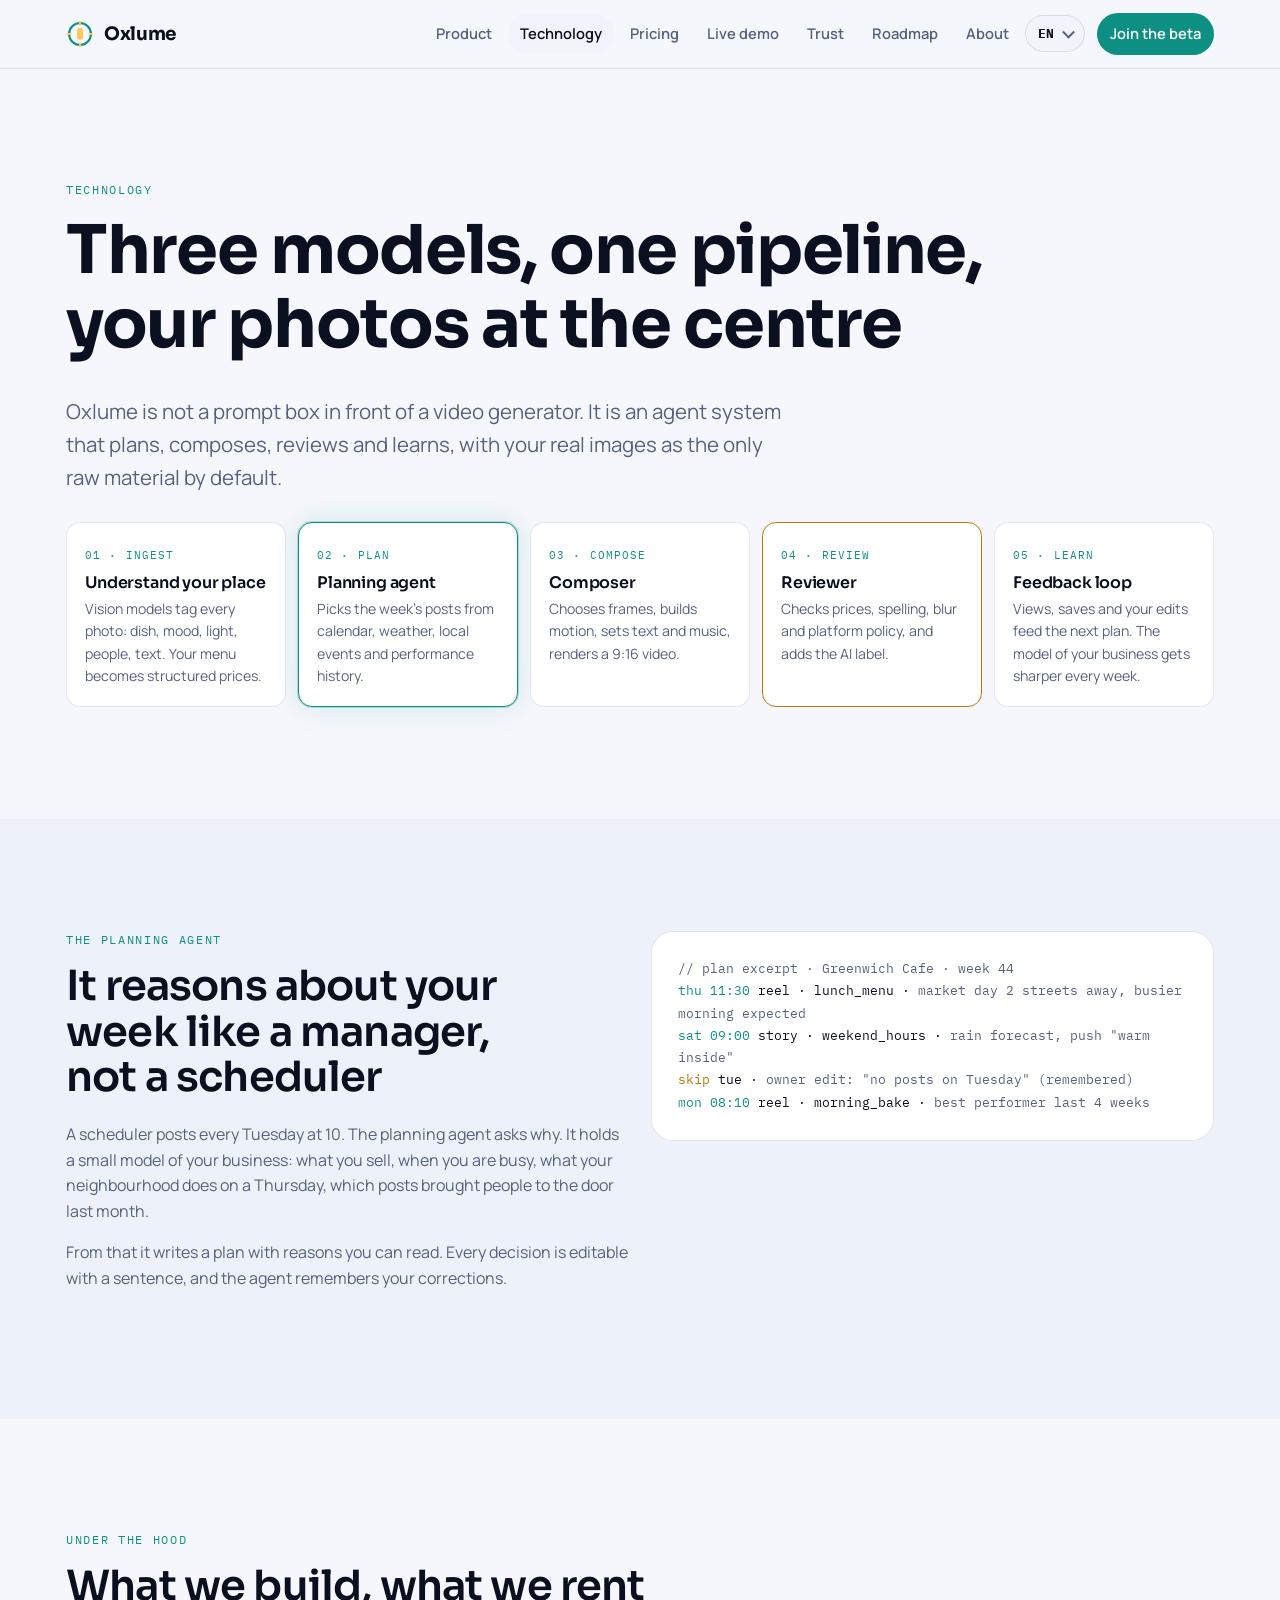
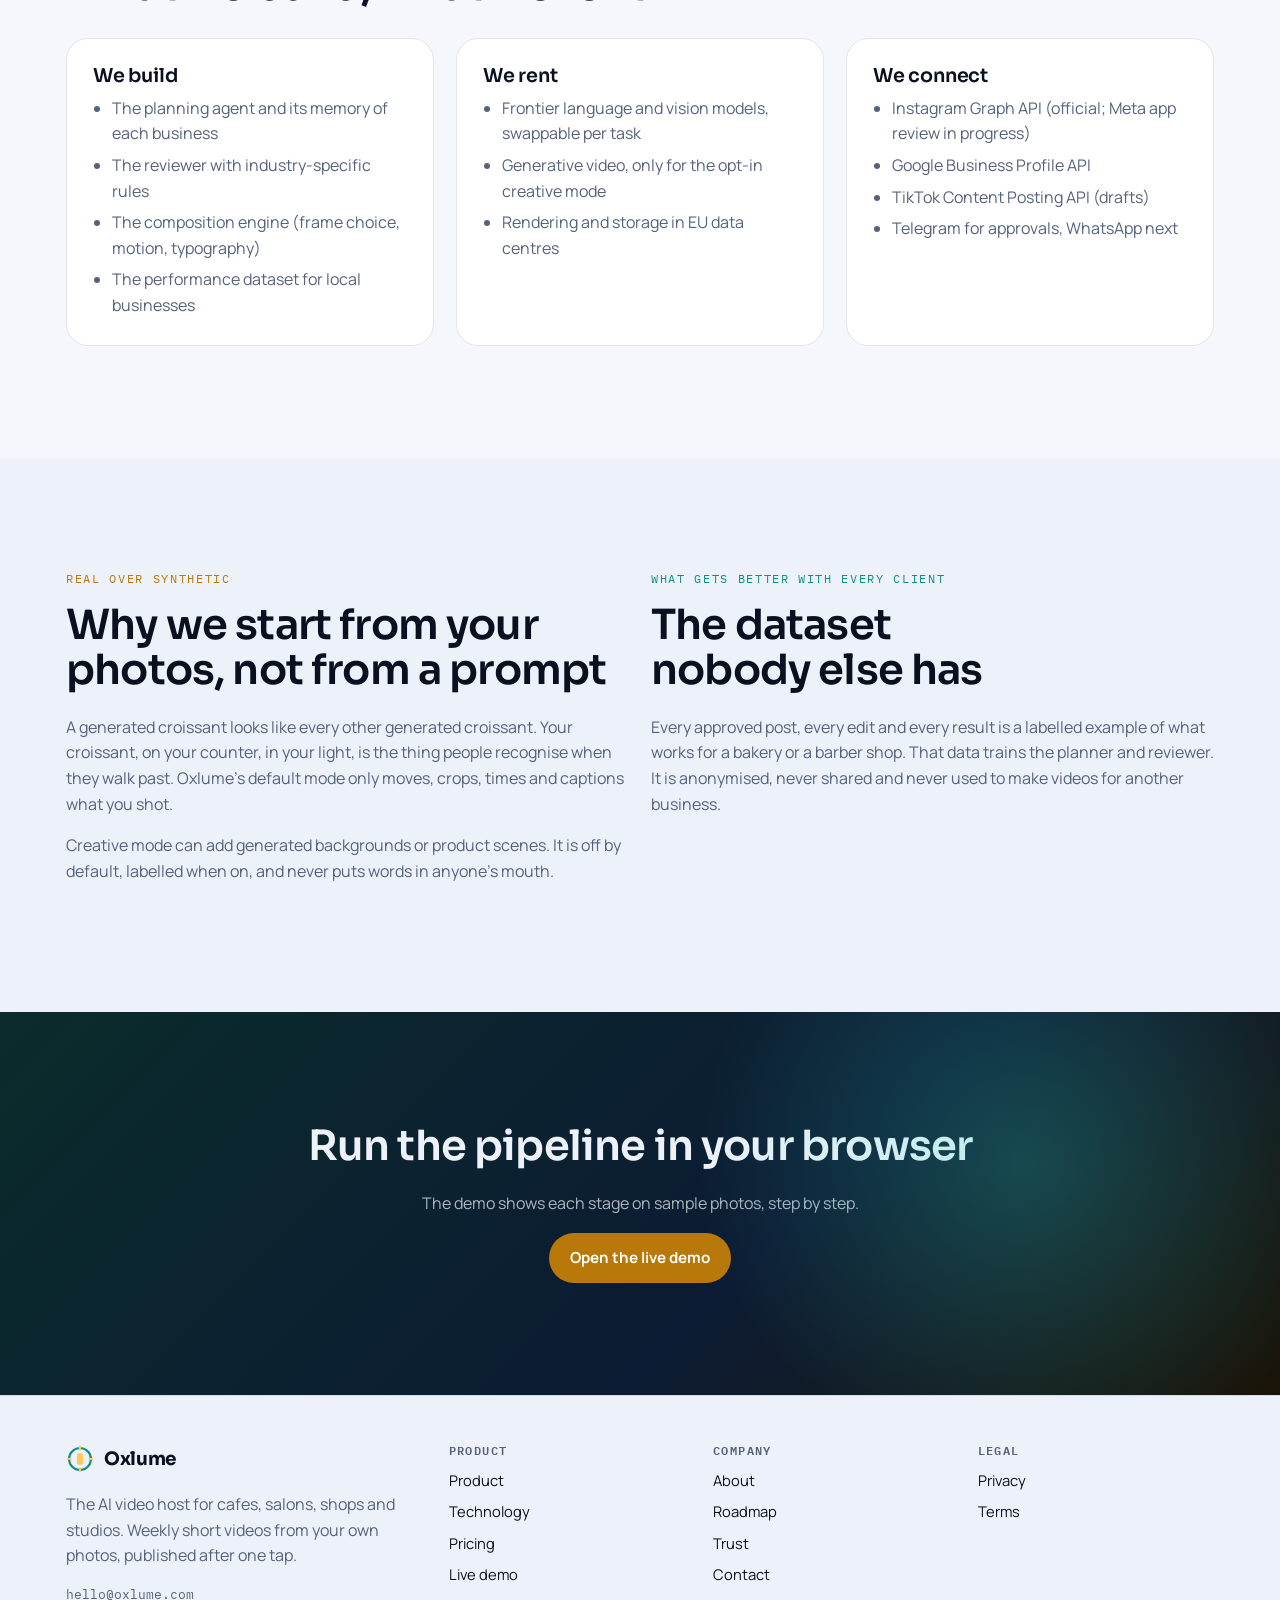
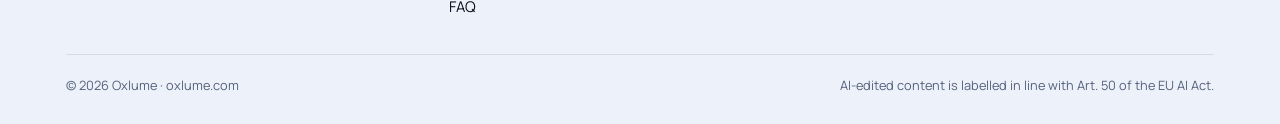
<file: technology.html>
<!doctype html>
<html lang="en">
<head>
<meta charset="utf-8">
<meta name="viewport" content="width=device-width,initial-scale=1,viewport-fit=cover">
<title data-i18n="t.technology">Technology · Oxlume</title>
<link href="https://fonts.googleapis.com/css2?family=Sora:wght@500;600;700&family=Manrope:wght@400;500;600;700&family=IBM+Plex+Mono:wght@400;500&display=swap" rel="stylesheet">
<link rel="stylesheet" href="site.css">
</head>
<body>
<a class="skip" href="#main" data-i18n="a11y.skip">Skip to content</a>
<header class="site-header" id="site-header"></header>
<main id="main">

<section class="section">
  <div class="wrap">
    <p class="eyebrow" data-i18n="tech.eyebrow">Technology</p>
    <h1 class="mw" data-i18n="tech.h1">Three models, one pipeline, your photos at the centre</h1>
    <p class="lead" data-i18n="tech.lead">Oxlume is not a prompt box in front of a video generator. It is an agent system that plans, composes, reviews and learns, with your real images as the only raw material by default.</p>
    <div class="pipe" id="pipe">
      <div class="node on"><span class="n" data-i18n="tech.n1">01 · INGEST</span><h3 data-i18n="tech.p1h">Understand your place</h3><p data-i18n="tech.p1p">Vision models tag every photo: dish, mood, light, people, text. Your menu becomes structured prices.</p></div>
      <div class="node"><span class="n" data-i18n="tech.n2">02 · PLAN</span><h3 data-i18n="tech.p2h">Planning agent</h3><p data-i18n="tech.p2p">Picks the week's posts from calendar, weather, local events and performance history.</p></div>
      <div class="node"><span class="n" data-i18n="tech.n3">03 · COMPOSE</span><h3 data-i18n="tech.p3h">Composer</h3><p data-i18n="tech.p3p">Chooses frames, builds motion, sets text and music, renders a 9:16 video.</p></div>
      <div class="node lume"><span class="n" data-i18n="tech.n4">04 · REVIEW</span><h3 data-i18n="tech.p4h">Reviewer</h3><p data-i18n="tech.p4p">Checks prices, spelling, blur, platform policy and adds the AI label.</p></div>
      <div class="node"><span class="n" data-i18n="tech.n5">05 · LEARN</span><h3 data-i18n="tech.p5h">Feedback loop</h3><p data-i18n="tech.p5p">Views, saves and your edits feed the next plan. The model of your business gets sharper every week.</p></div>
    </div>
  </div>
</section>

<section class="section band">
  <div class="wrap grid grid-2" style="align-items:start">
    <div>
      <p class="eyebrow" data-i18n="tech.agent.eyebrow">The planning agent</p>
      <h2 data-i18n="tech.agent.h2">It reasons about your week like a manager, not a scheduler</h2>
      <p class="muted" data-i18n="tech.agent.p1">A scheduler posts every Tuesday at 10. The planning agent asks why. It holds a small model of your business: what you sell, when you are busy, what your neighbourhood does on a Thursday, which posts brought people to the door last month.</p>
      <p class="muted" data-i18n="tech.agent.p2">From that it writes a plan with reasons you can read. Every decision is editable with a sentence, and the agent remembers your corrections.</p>
    </div>
    <div class="card mono" style="font-size:.82rem;line-height:1.7">
      <div class="muted">// plan excerpt · Greenwich Cafe · week 44</div>
      <div><span style="color:var(--brand)">thu 11:30</span> reel · lunch_menu · <span class="muted" data-i18n="tech.ex1">market day 2 streets away, +38% foot traffic</span></div>
      <div><span style="color:var(--brand)">sat 09:00</span> story · weekend_hours · <span class="muted" data-i18n="tech.ex2">rain forecast, push "warm inside"</span></div>
      <div><span style="color:var(--lume)">skip</span> tue · <span class="muted" data-i18n="tech.ex3">owner edit: "no posts on Tuesday" (remembered)</span></div>
      <div><span style="color:var(--brand)">mon 08:10</span> reel · morning_bake · <span class="muted" data-i18n="tech.ex4">best performer last 4 weeks</span></div>
    </div>
  </div>
</section>

<section class="section">
  <div class="wrap">
    <p class="eyebrow" data-i18n="tech.stack.eyebrow">Under the hood</p>
    <h2 data-i18n="tech.stack.h2">What we build, what we rent</h2>
    <div class="grid grid-3" style="margin-top:28px">
      <div class="card rv"><h3 data-i18n="tech.s1h">We build</h3><ul class="muted" style="padding-left:1.2rem;margin:0;display:grid;gap:6px"><li data-i18n="tech.s1l1">The planning agent and its memory of each business</li><li data-i18n="tech.s1l2">The reviewer with industry-specific rules</li><li data-i18n="tech.s1l3">The composition engine (frame choice, motion, typography)</li><li data-i18n="tech.s1l4">The performance dataset for local businesses</li></ul></div>
      <div class="card rv"><h3 data-i18n="tech.s2h">We rent</h3><ul class="muted" style="padding-left:1.2rem;margin:0;display:grid;gap:6px"><li data-i18n="tech.s2l1">Frontier language and vision models, swappable per task</li><li data-i18n="tech.s2l2">Generative video, only for the opt-in creative mode</li><li data-i18n="tech.s2l3">Rendering and storage in EU data centres</li></ul></div>
      <div class="card rv"><h3 data-i18n="tech.s3h">We connect</h3><ul class="muted" style="padding-left:1.2rem;margin:0;display:grid;gap:6px"><li data-i18n="tech.s3l1">Instagram Graph API (official, reviewed by Meta)</li><li data-i18n="tech.s3l2">Google Business Profile API</li><li data-i18n="tech.s3l3">TikTok Content Posting API (drafts)</li><li data-i18n="tech.s3l4">WhatsApp and Telegram for approvals</li></ul></div>
    </div>
  </div>
</section>

<section class="section band">
  <div class="wrap grid grid-2" style="align-items:start">
    <div>
      <p class="eyebrow lume" data-i18n="tech.real.eyebrow">Real over synthetic</p>
      <h2 data-i18n="tech.real.h2">Why we start from your photos, not from a prompt</h2>
      <p class="muted" data-i18n="tech.real.p1">A generated croissant looks like every other generated croissant. Your croissant, on your counter, in your light, is the thing people recognise when they walk past. Oxlume's default mode only moves, crops, times and captions what you shot.</p>
      <p class="muted" data-i18n="tech.real.p2">Creative mode can add generated backgrounds or product scenes. It is off by default, labelled when on, and never puts words in anyone's mouth.</p>
    </div>
    <div>
      <p class="eyebrow" data-i18n="tech.moat.eyebrow">What gets better with every client</p>
      <h2 data-i18n="tech.moat.h2">The dataset nobody else has</h2>
      <p class="muted" data-i18n="tech.moat.p">Every approved post, every edit and every result is a labelled example of what works for a bakery in Manchester or a barber in Leeds. That data trains the planner and reviewer. It is anonymised, never shared and never used to make videos for another business.</p>
    </div>
  </div>
</section>

<section class="section band-brand">
  <div class="wrap center" style="max-width:760px">
    <h2 data-i18n="tech.cta.h2">Run the pipeline in your browser</h2>
    <p class="muted" data-i18n="tech.cta.p">The demo shows each stage on sample photos, step by step.</p>
    <a class="btn btn-lume" href="demo.html" data-i18n="tech.cta.btn">Open the live demo</a>
  </div>
</section>
</main>
<footer class="site-footer" id="site-footer"></footer>
<script src="i18n.js"></script>
<script src="i18n-uk.js"></script>
<script src="i18n-de.js"></script>
<script src="i18n-es.js"></script>
<script src="site.js"></script>
<script>
(function(){ var n=document.querySelectorAll('#pipe .node'); if(!n.length||matchMedia('(prefers-reduced-motion: reduce)').matches) return; var i=0; setInterval(function(){ n.forEach(function(x){x.classList.remove('on');}); i=(i+1)%n.length; n[i].classList.add('on'); },1800); })();
</script>
</body>
</html>
</file>
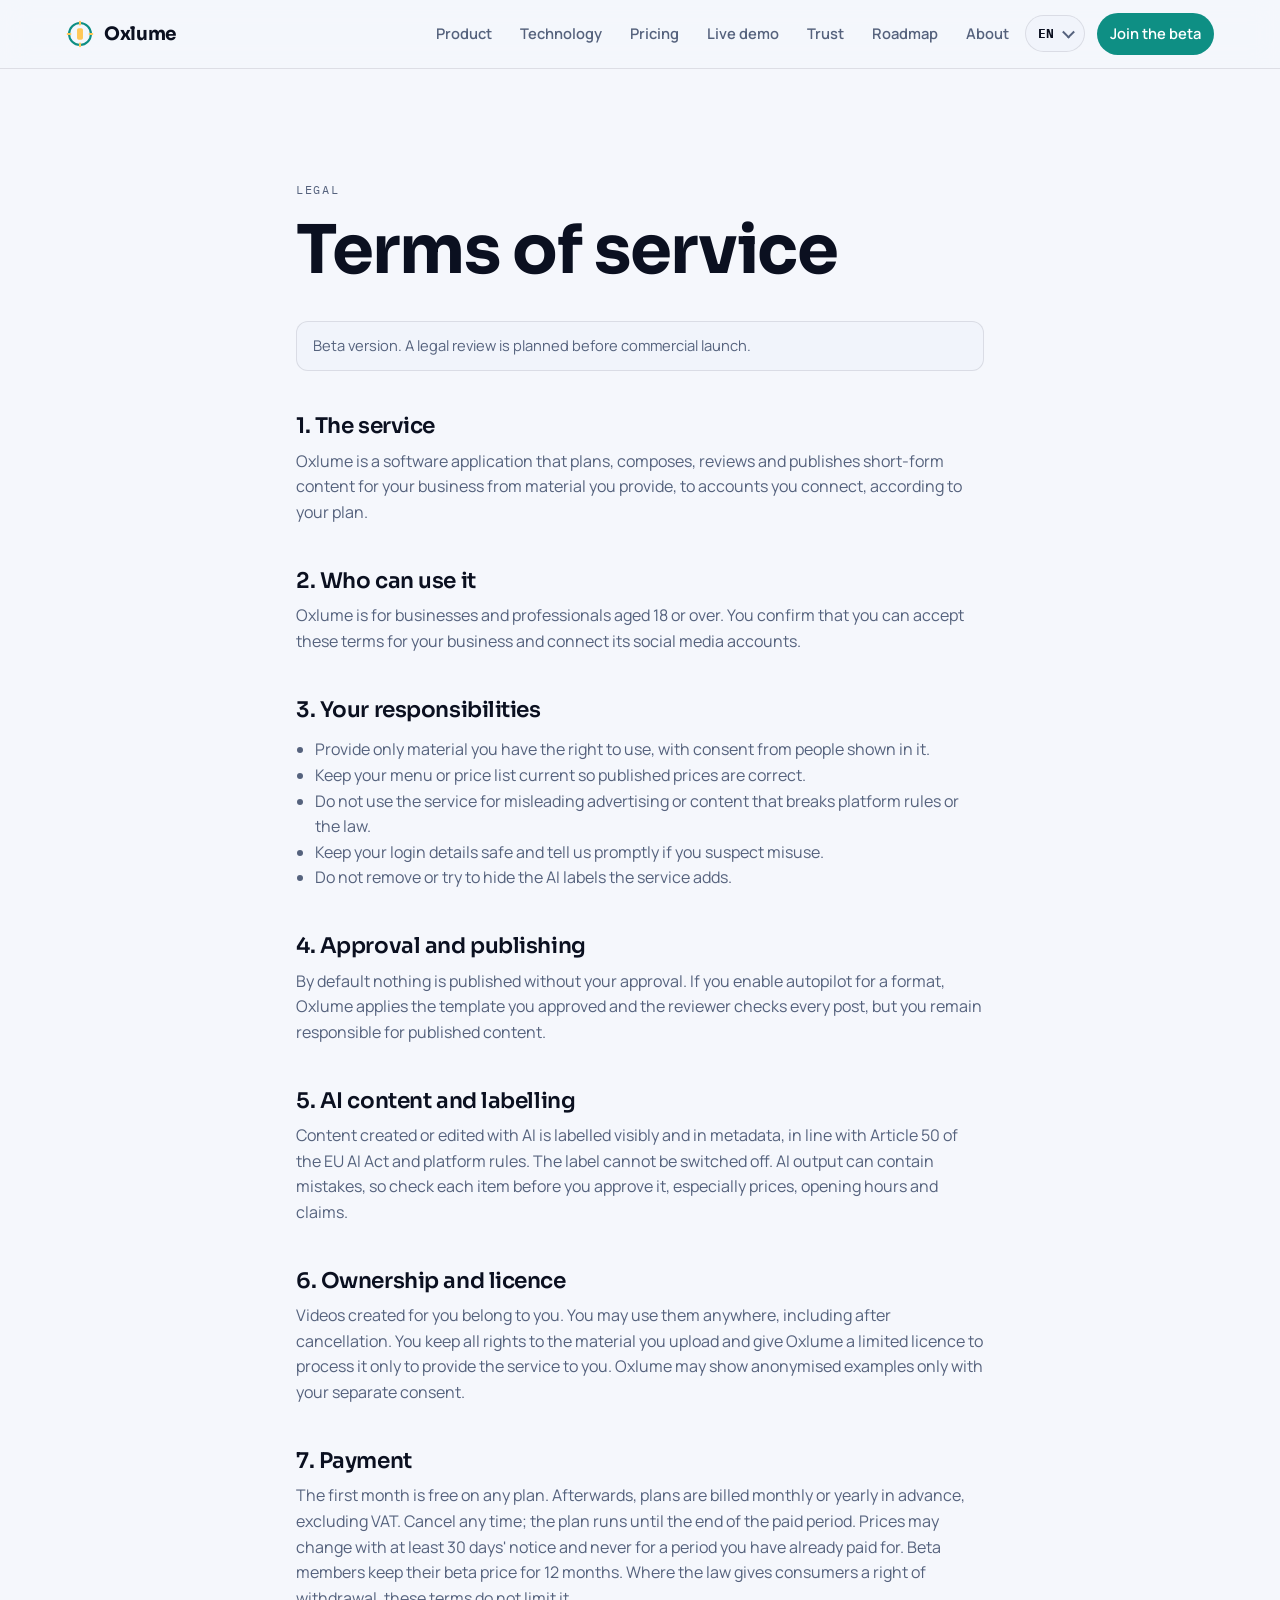
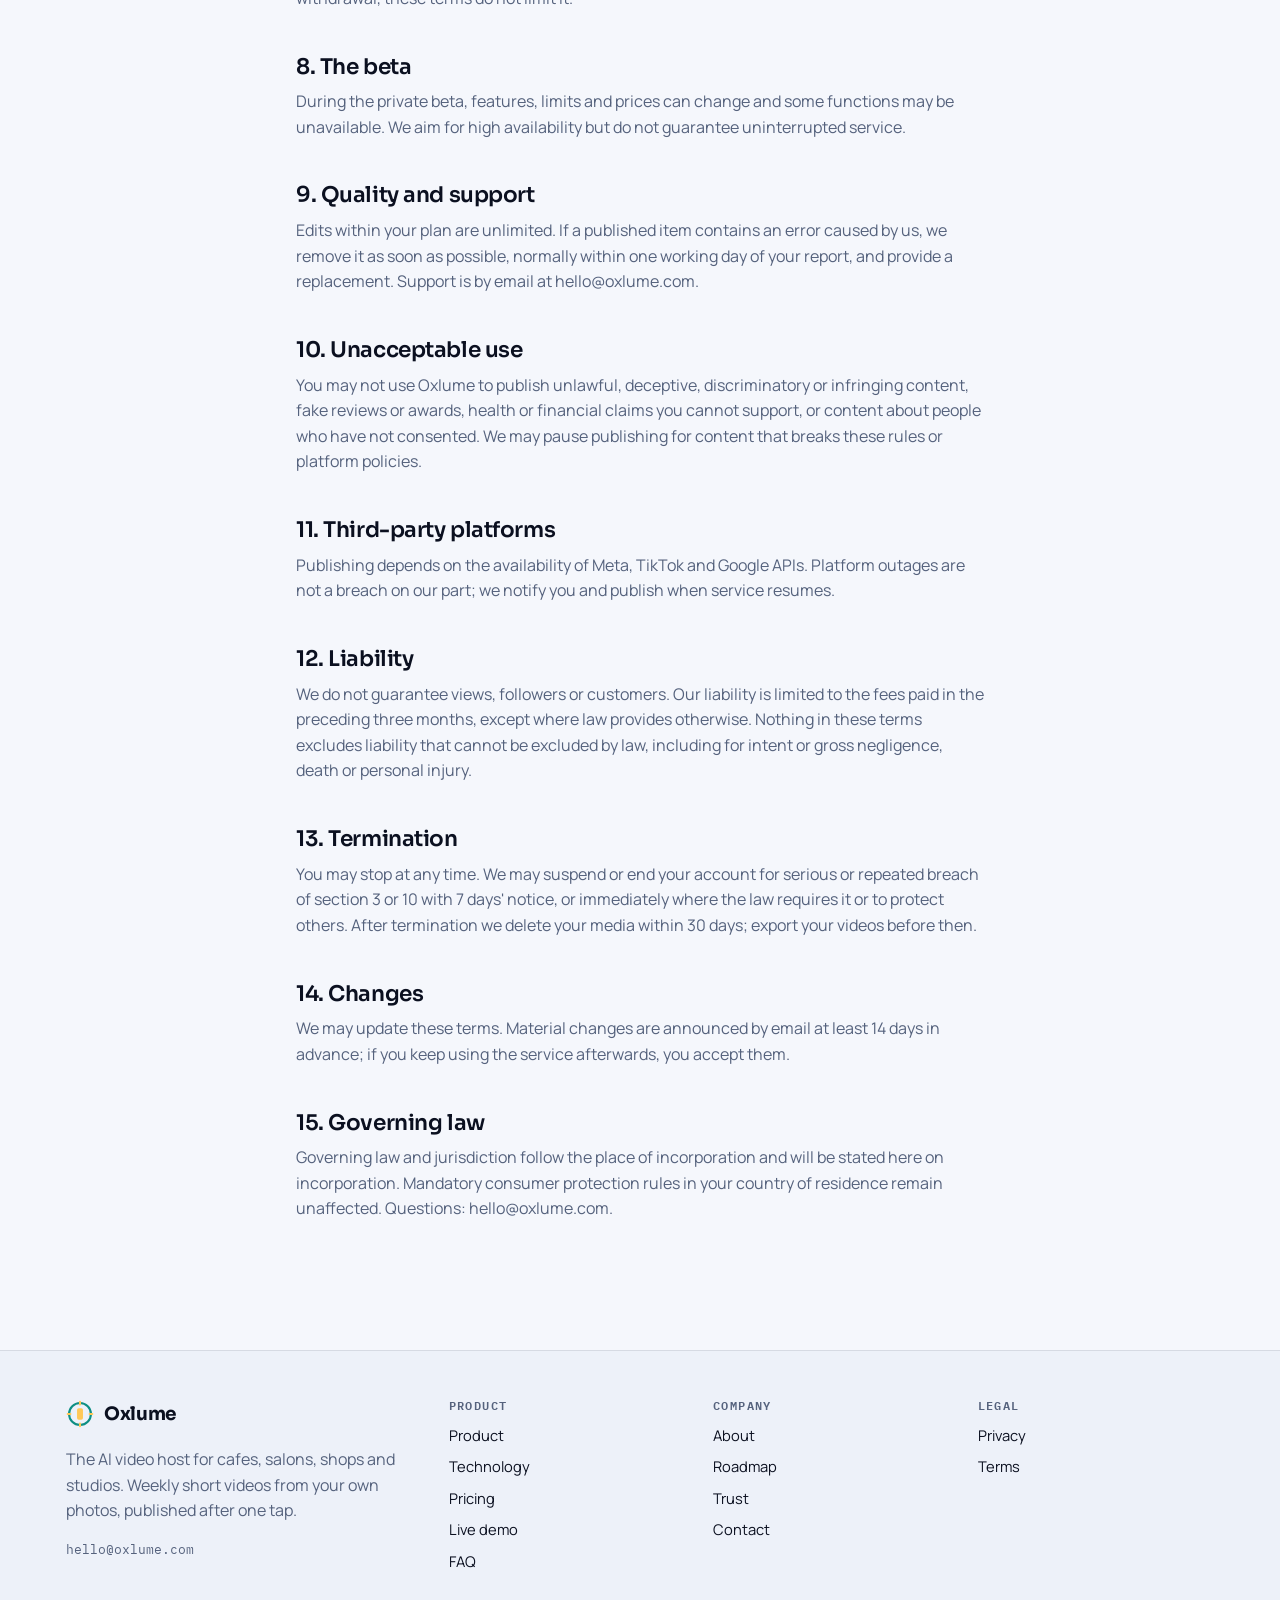
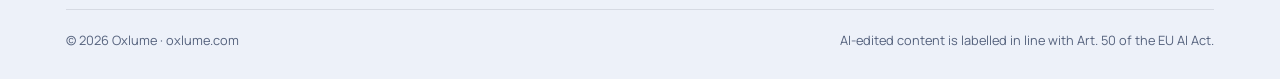
<file: terms.html>
<!doctype html>
<html lang="en">
<head>
<meta charset="utf-8">
<meta name="viewport" content="width=device-width,initial-scale=1,viewport-fit=cover">
<title data-i18n="t.terms">Terms · Oxlume</title>
<link href="https://fonts.googleapis.com/css2?family=Sora:wght@500;600;700&family=Manrope:wght@400;500;600;700&family=IBM+Plex+Mono:wght@400;500&display=swap" rel="stylesheet">
<link rel="stylesheet" href="site.css">
</head>
<body>
<a class="skip" href="#main" data-i18n="a11y.skip">Skip to content</a>
<header class="site-header" id="site-header"></header>
<main id="main">
<section class="section">
  <div class="wrap prose">
    <p class="eyebrow" data-i18n="legal.eyebrow">Legal</p>
    <h1 data-i18n="terms.h1">Terms of service</h1>
    <p class="notice" data-i18n="legal.draft">Beta version. A legal review is planned before commercial launch.</p>
    <h2 data-i18n="terms.s1.h">1. The service</h2><div data-i18n="terms.s1.b"><p>Oxlume is a software application that plans, composes, reviews and publishes short-form content for your business from material you provide, to accounts you connect, according to your plan.</p></div>
    <h2 data-i18n="terms.s2.h">2. Who can use it</h2><div data-i18n="terms.s2.b"><p>Oxlume is for businesses and professionals aged 18 or over. You confirm that you can accept these terms for your business and connect its social media accounts.</p></div>
    <h2 data-i18n="terms.s3.h">3. Your responsibilities</h2><div data-i18n="terms.s3.b"><ul><li>Provide only material you have the right to use, with consent from people shown in it.</li><li>Keep your menu or price list current so published prices are correct.</li><li>Do not use the service for misleading advertising or content that breaks platform rules or the law.</li><li>Keep your login details safe and tell us promptly if you suspect misuse.</li><li>Do not remove or try to hide the AI labels the service adds.</li></ul></div>
    <h2 data-i18n="terms.s4.h">4. Approval and publishing</h2><div data-i18n="terms.s4.b"><p>By default nothing is published without your approval. If you enable autopilot for a format, Oxlume applies the template you approved and the reviewer checks every post, but you remain responsible for published content.</p></div>
    <h2 data-i18n="terms.s5.h">5. AI content and labelling</h2><div data-i18n="terms.s5.b"><p>Content created or edited with AI is labelled visibly and in metadata, in line with Article 50 of the EU AI Act and platform rules. The label cannot be switched off. AI output can contain mistakes, so check each item before you approve it, especially prices, opening hours and claims.</p></div>
    <h2 data-i18n="terms.s6.h">6. Ownership and licence</h2><div data-i18n="terms.s6.b"><p>Videos created for you belong to you. You may use them anywhere, including after cancellation. You keep all rights to the material you upload and give Oxlume a limited licence to process it only to provide the service to you. Oxlume may show anonymised examples only with your separate consent.</p></div>
    <h2 data-i18n="terms.s7.h">7. Payment</h2><div data-i18n="terms.s7.b"><p>The first month is free on any plan. Afterwards, plans are billed monthly or yearly in advance, excluding VAT. Cancel any time; the plan runs until the end of the paid period. Prices may change with at least 30 days' notice and never for a period you have already paid for. Beta members keep their beta price for 12 months. Where the law gives consumers a right of withdrawal, these terms do not limit it.</p></div>
    <h2 data-i18n="terms.s8.h">8. The beta</h2><div data-i18n="terms.s8.b"><p>During the private beta, features, limits and prices can change and some functions may be unavailable. We aim for high availability but do not guarantee uninterrupted service.</p></div>
    <h2 data-i18n="terms.s9.h">9. Quality and support</h2><div data-i18n="terms.s9.b"><p>Edits within your plan are unlimited. If a published item contains an error caused by us, we remove it as soon as possible, normally within one working day of your report, and provide a replacement. Support is by email at hello@oxlume.com.</p></div>
    <h2 data-i18n="terms.s10.h">10. Unacceptable use</h2><div data-i18n="terms.s10.b"><p>You may not use Oxlume to publish unlawful, deceptive, discriminatory or infringing content, fake reviews or awards, health or financial claims you cannot support, or content about people who have not consented. We may pause publishing for content that breaks these rules or platform policies.</p></div>
    <h2 data-i18n="terms.s11.h">11. Third-party platforms</h2><div data-i18n="terms.s11.b"><p>Publishing depends on the availability of Meta, TikTok and Google APIs. Platform outages are not a breach on our part; we notify you and publish when service resumes.</p></div>
    <h2 data-i18n="terms.s12.h">12. Liability</h2><div data-i18n="terms.s12.b"><p>We do not guarantee views, followers or customers. Our liability is limited to the fees paid in the preceding three months, except where law provides otherwise. Nothing in these terms excludes liability that cannot be excluded by law, including for intent or gross negligence, death or personal injury.</p></div>
    <h2 data-i18n="terms.s13.h">13. Termination</h2><div data-i18n="terms.s13.b"><p>You may stop at any time. We may suspend or end your account for serious or repeated breach of section 3 or 10 with 7 days' notice, or immediately where the law requires it or to protect others. After termination we delete your media within 30 days; export your videos before then.</p></div>
    <h2 data-i18n="terms.s14.h">14. Changes</h2><div data-i18n="terms.s14.b"><p>We may update these terms. Material changes are announced by email at least 14 days in advance; if you keep using the service afterwards, you accept them.</p></div>
    <h2 data-i18n="terms.s15.h">15. Governing law</h2><div data-i18n="terms.s15.b"><p>Governing law and jurisdiction follow the place of incorporation and will be stated here on incorporation. Mandatory consumer protection rules in your country of residence remain unaffected. Questions: hello@oxlume.com.</p></div>
  </div>
</section>
</main>
<footer class="site-footer" id="site-footer"></footer>
<script src="i18n.js"></script>
<script src="i18n-uk.js"></script>
<script src="i18n-de.js"></script>
<script src="i18n-es.js"></script>
<script src="site.js"></script>
</body>
</html>
</file>
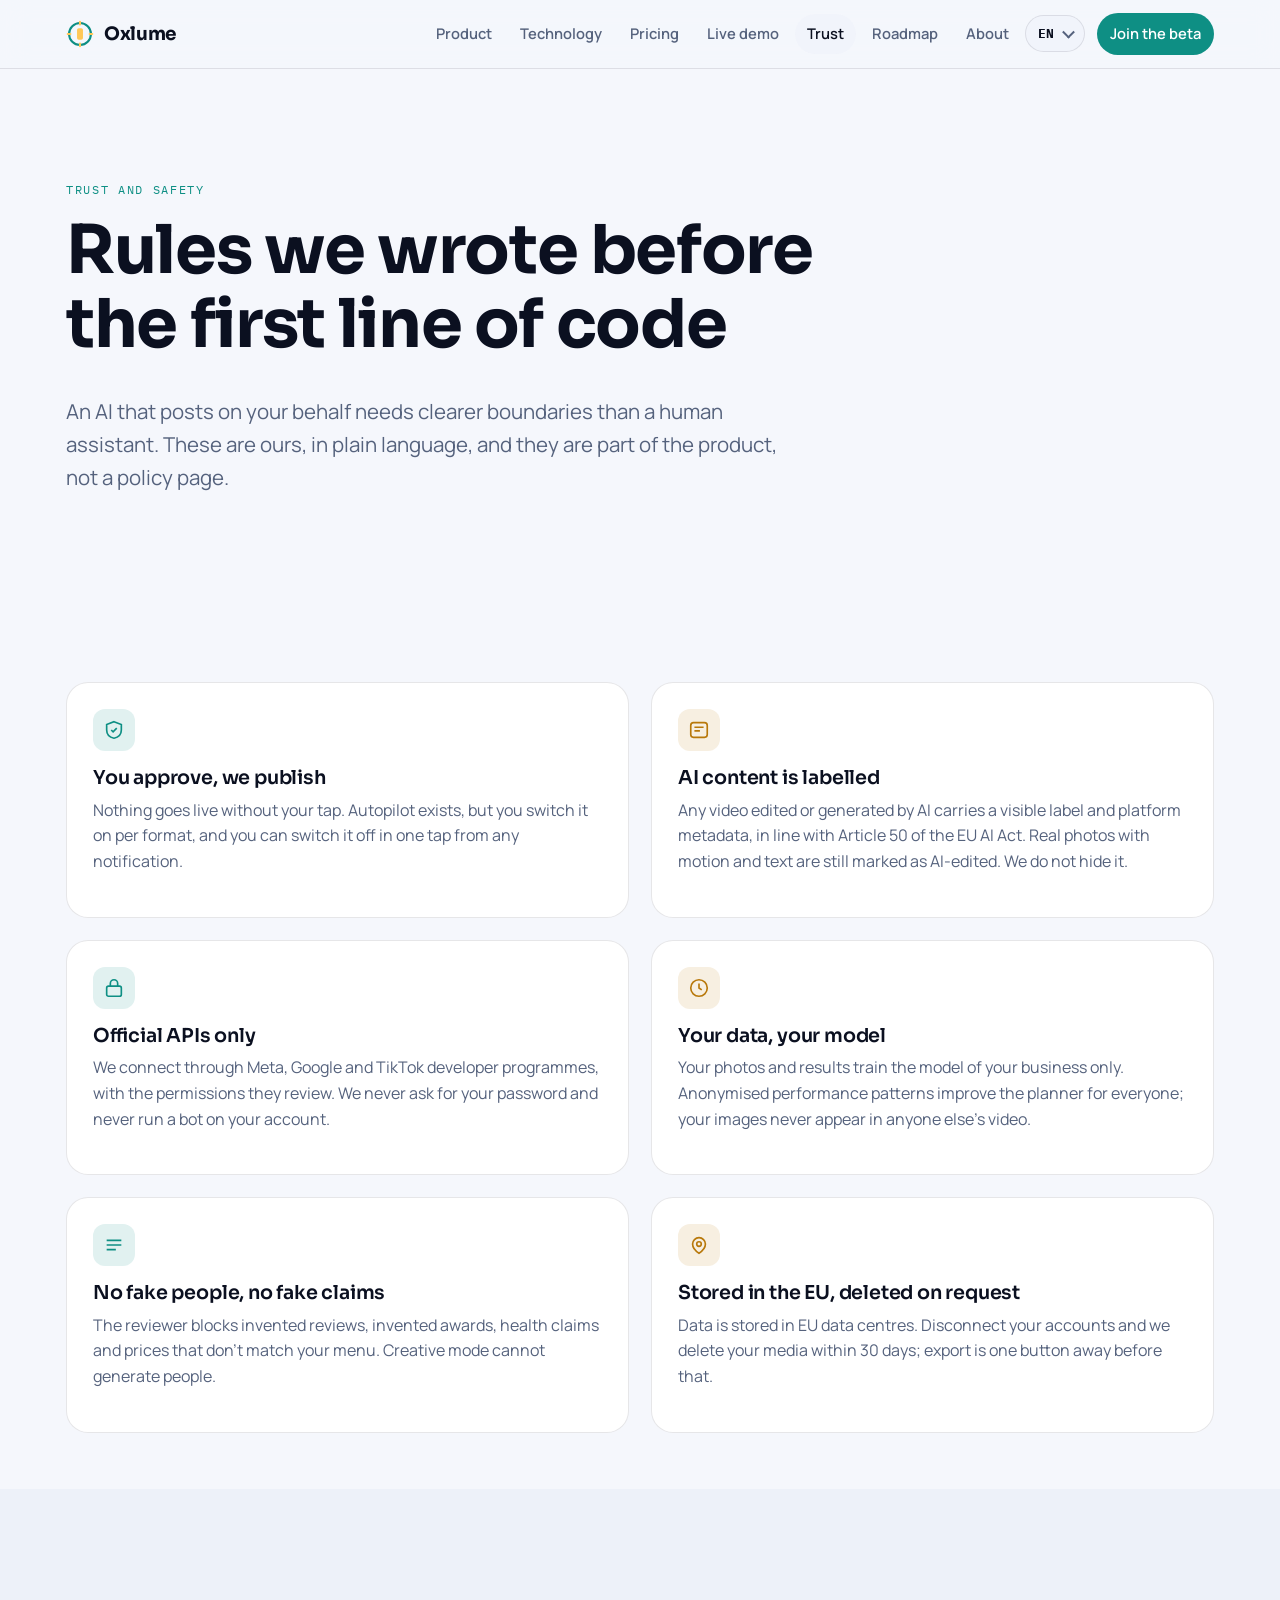
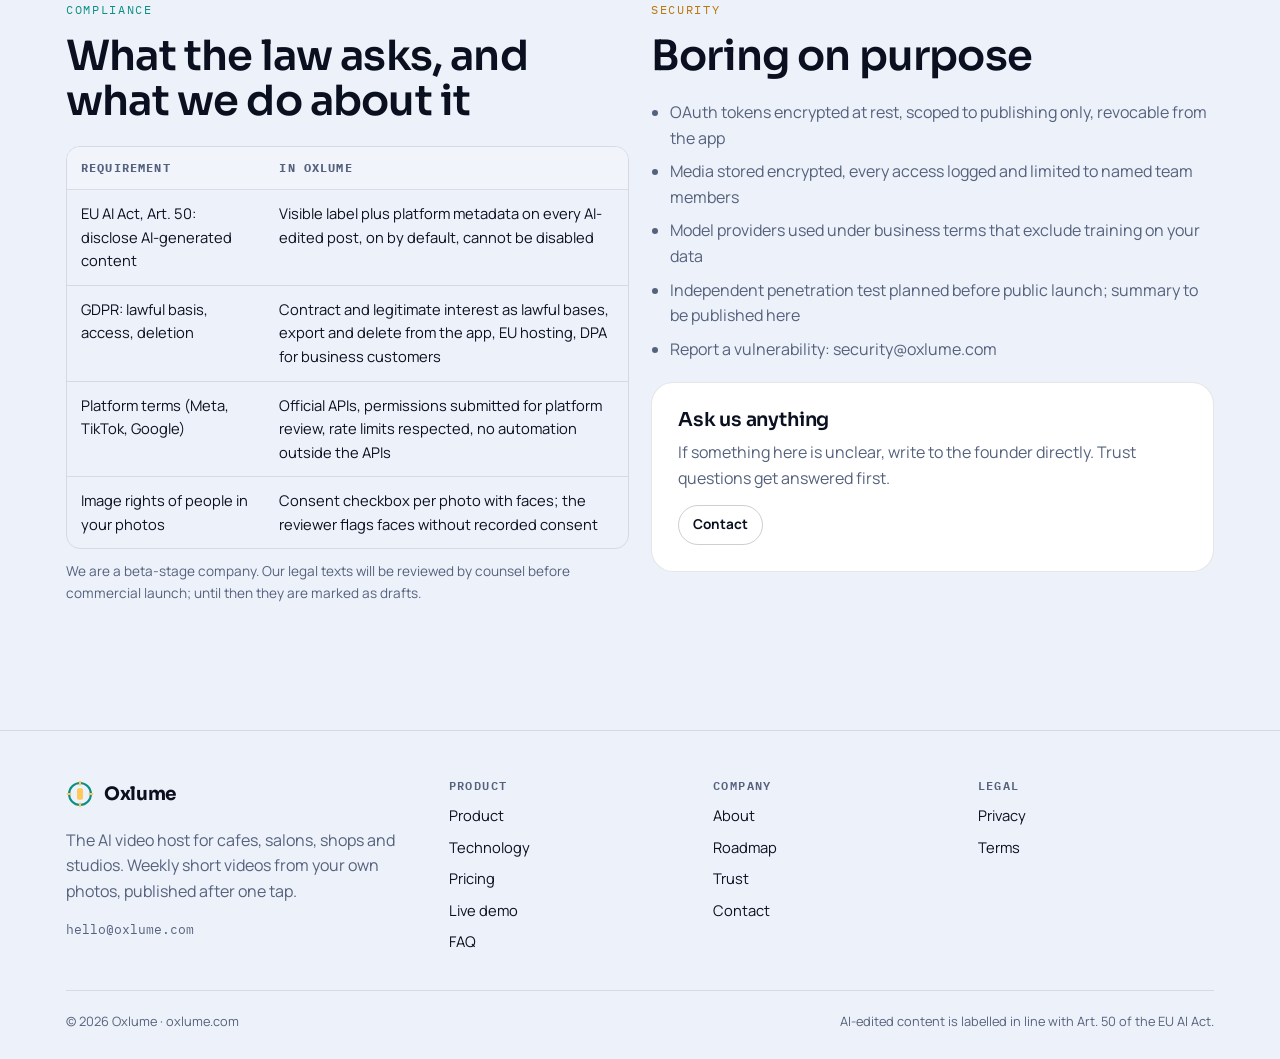
<file: trust.html>
<!doctype html>
<html lang="en">
<head>
<meta charset="utf-8">
<meta name="viewport" content="width=device-width,initial-scale=1,viewport-fit=cover">
<title data-i18n="t.trust">Trust and safety · Oxlume</title>
<link href="https://fonts.googleapis.com/css2?family=Sora:wght@500;600;700&family=Manrope:wght@400;500;600;700&family=IBM+Plex+Mono:wght@400;500&display=swap" rel="stylesheet">
<link rel="stylesheet" href="site.css">
</head>
<body>
<a class="skip" href="#main" data-i18n="a11y.skip">Skip to content</a>
<header class="site-header" id="site-header"></header>
<main id="main">

<section class="section">
  <div class="wrap">
    <p class="eyebrow" data-i18n="trust.eyebrow">Trust and safety</p>
    <h1 class="mw" data-i18n="trust.h1">Rules we wrote before the first line of code</h1>
    <p class="lead" data-i18n="trust.lead">An AI that posts on your behalf needs clearer boundaries than a human assistant. These are ours, in plain language, and they are part of the product, not a policy page.</p>
  </div>
</section>

<section class="section tight">
  <div class="wrap grid grid-2">
    <div class="card rv"><div class="icon"><svg viewBox="0 0 24 24" fill="none" stroke="currentColor" stroke-width="1.8"><path d="M12 3l8 3v6c0 5-3.5 8-8 9-4.5-1-8-4-8-9V6z"/><path d="M9 12l2 2 4-4"/></svg></div><h3 data-i18n="trust.1h">You approve, we publish</h3><p class="muted" data-i18n="trust.1p">Nothing goes live without your tap. Autopilot exists, but you switch it on per format, and you can switch it off in one tap from any notification.</p></div>
    <div class="card rv"><div class="icon lume"><svg viewBox="0 0 24 24" fill="none" stroke="currentColor" stroke-width="1.8"><rect x="3" y="4" width="18" height="16" rx="3"/><path d="M7 9h10M7 13h6"/></svg></div><h3 data-i18n="trust.2h">AI content is labelled</h3><p class="muted" data-i18n="trust.2p">Any video edited or generated by AI carries a visible label and platform metadata, in line with Article 50 of the EU AI Act. Real photos with motion and text are still marked as AI-edited. We do not hide it.</p></div>
    <div class="card rv"><div class="icon"><svg viewBox="0 0 24 24" fill="none" stroke="currentColor" stroke-width="1.8"><rect x="4" y="10" width="16" height="11" rx="2"/><path d="M8 10V7a4 4 0 018 0v3"/></svg></div><h3 data-i18n="trust.3h">Official APIs only</h3><p class="muted" data-i18n="trust.3p">We connect through Meta, Google and TikTok developer programmes, with the permissions they review. We never ask for your password and never run a bot on your account.</p></div>
    <div class="card rv"><div class="icon lume"><svg viewBox="0 0 24 24" fill="none" stroke="currentColor" stroke-width="1.8"><circle cx="12" cy="12" r="9"/><path d="M12 7v5l3 2"/></svg></div><h3 data-i18n="trust.4h">Your data, your model</h3><p class="muted" data-i18n="trust.4p">Your photos and results train the model of your business only. Anonymised performance patterns improve the planner for everyone; your images never appear in anyone else's video.</p></div>
    <div class="card rv"><div class="icon"><svg viewBox="0 0 24 24" fill="none" stroke="currentColor" stroke-width="1.8"><path d="M4 7h16M4 12h16M4 17h10"/></svg></div><h3 data-i18n="trust.5h">No fake people, no fake claims</h3><p class="muted" data-i18n="trust.5p">The reviewer blocks invented reviews, invented awards, health claims and prices that don't match your menu. Creative mode cannot generate people.</p></div>
    <div class="card rv"><div class="icon lume"><svg viewBox="0 0 24 24" fill="none" stroke="currentColor" stroke-width="1.8"><path d="M12 21s-7-4.4-7-10a7 7 0 0114 0c0 5.6-7 10-7 10z"/><circle cx="12" cy="11" r="2.5"/></svg></div><h3 data-i18n="trust.6h">Stored in the EU, deleted on request</h3><p class="muted" data-i18n="trust.6p">Data lives in EU data centres. Disconnect your accounts and we delete your media within 30 days; export is one button away before that.</p></div>
  </div>
</section>

<section class="section band">
  <div class="wrap grid grid-2" style="align-items:start">
    <div>
      <p class="eyebrow" data-i18n="trust.law.eyebrow">Compliance</p>
      <h2 data-i18n="trust.law.h2">What the law asks, and what we do about it</h2>
      <div class="table-wrap" style="margin-top:16px"><table>
        <thead><tr><th data-i18n="trust.law.c1">Requirement</th><th data-i18n="trust.law.c2">In Oxlume</th></tr></thead>
        <tbody>
          <tr><td data-i18n="trust.law.r1">EU AI Act, Art. 50: disclose AI-generated content</td><td data-i18n="trust.law.r1d">Visible label plus platform metadata on every AI-edited post, on by default, cannot be disabled</td></tr>
          <tr><td data-i18n="trust.law.r2">GDPR: lawful basis, access, deletion</td><td data-i18n="trust.law.r2d">Contract as basis, export and delete from the app, EU hosting, DPA for business customers</td></tr>
          <tr><td data-i18n="trust.law.r3">Platform terms (Meta, TikTok, Google)</td><td data-i18n="trust.law.r3d">Official APIs, reviewed permissions, rate limits respected, no automation outside the APIs</td></tr>
          <tr><td data-i18n="trust.law.r4">Image rights of people in your photos</td><td data-i18n="trust.law.r4d">Consent checkbox per photo with faces; the reviewer flags unconsented faces</td></tr>
        </tbody>
      </table></div>
      <p class="muted" style="font-size:.85rem;margin-top:12px" data-i18n="trust.law.note">We are a beta-stage company. Our legal texts are reviewed by counsel before commercial launch; until then they are marked as drafts.</p>
    </div>
    <div>
      <p class="eyebrow lume" data-i18n="trust.sec.eyebrow">Security</p>
      <h2 data-i18n="trust.sec.h2">Boring on purpose</h2>
      <ul class="muted" style="padding-left:1.2rem;display:grid;gap:8px">
        <li data-i18n="trust.sec.1">OAuth tokens encrypted at rest, scoped to publishing only, revocable from the app</li>
        <li data-i18n="trust.sec.2">Media stored encrypted, access logged, no employee access without a ticket</li>
        <li data-i18n="trust.sec.3">Model calls run without retention at the provider, under enterprise terms</li>
        <li data-i18n="trust.sec.4">Independent penetration test before public launch; summary published here</li>
        <li data-i18n="trust.sec.5">Report a vulnerability: security@oxlume.com</li>
      </ul>
      <div class="card" style="margin-top:20px"><h3 data-i18n="trust.ask.h">Ask us anything</h3><p class="muted" style="margin:0" data-i18n="trust.ask.p">If something here is unclear, write to the founder directly. Trust questions get answered first.</p><a class="btn btn-ghost btn-sm" href="contact.html" style="margin-top:14px" data-i18n="trust.ask.btn">Contact</a></div>
    </div>
  </div>
</section>
</main>
<footer class="site-footer" id="site-footer"></footer>
<script src="i18n.js"></script>
<script src="i18n-uk.js"></script>
<script src="i18n-de.js"></script>
<script src="i18n-es.js"></script>
<script src="site.js"></script>
</body>
</html>
</file>
<file: site.css>
/* Layout: full-bleed bands, 1180px content column, 12-col grid on desktop, single column under 760px.
   Dark-first "lume" identity: deep ink ground, teal light, one warm amber accent used only for the AI signal. */
:root{
  --bg:#070A12; --bg-2:#0B1020; --surface:#0F1627; --surface-2:#141D31; --fg:#EDF1FA; --muted:#9AA7C2; --line:rgba(154,167,194,.16); --line-2:rgba(154,167,194,.28);
  --brand:#2BD9C8; --brand-ink:#06201E; --brand-dim:rgba(43,217,200,.14); --lume:#FFC857; --lume-ink:#201703; --lume-dim:rgba(255,200,87,.14);
  --ok:#4ADE80; --warn:#FBBF24; --bad:#F87171;
  --shadow:0 20px 60px rgba(0,0,0,.45), 0 2px 8px rgba(0,0,0,.35);
  --glow:0 0 0 1px rgba(43,217,200,.25), 0 0 40px rgba(43,217,200,.18);
  --font-display:"Sora",ui-sans-serif,system-ui,-apple-system,"Segoe UI",sans-serif;
  --font-body:"Manrope",ui-sans-serif,system-ui,-apple-system,"Segoe UI",sans-serif;
  --font-mono:"IBM Plex Mono",ui-monospace,SFMono-Regular,Menlo,monospace;
  --r:14px; --r-lg:22px; --gutter-l:max(16px,env(safe-area-inset-left,0px)); --gutter-r:max(16px,env(safe-area-inset-right,0px));
  color-scheme:dark;
}
@media (prefers-color-scheme:light){
  :root:not([data-theme="dark"]){
    --bg:#F5F7FC; --bg-2:#EDF1F9; --surface:#FFFFFF; --surface-2:#F1F4FB; --fg:#0B1020; --muted:#55627D; --line:rgba(11,16,32,.1); --line-2:rgba(11,16,32,.2);
    --brand:#0E8F84; --brand-ink:#FFFFFF; --brand-dim:rgba(14,143,132,.12); --lume:#B8780A; --lume-ink:#FFFFFF; --lume-dim:rgba(184,120,10,.12);
    --ok:#15803D; --warn:#B45309; --bad:#B91C1C;
    --shadow:0 20px 50px rgba(11,16,32,.12), 0 2px 6px rgba(11,16,32,.06);
    --glow:0 0 0 1px rgba(14,143,132,.25), 0 0 30px rgba(14,143,132,.15);
    color-scheme:light;
  }
}
:root[data-theme="light"]{
  --bg:#F5F7FC; --bg-2:#EDF1F9; --surface:#FFFFFF; --surface-2:#F1F4FB; --fg:#0B1020; --muted:#55627D; --line:rgba(11,16,32,.1); --line-2:rgba(11,16,32,.2);
  --brand:#0E8F84; --brand-ink:#FFFFFF; --brand-dim:rgba(14,143,132,.12); --lume:#B8780A; --lume-ink:#FFFFFF; --lume-dim:rgba(184,120,10,.12);
  --ok:#15803D; --warn:#B45309; --bad:#B91C1C;
  --shadow:0 20px 50px rgba(11,16,32,.12), 0 2px 6px rgba(11,16,32,.06);
  --glow:0 0 0 1px rgba(14,143,132,.25), 0 0 30px rgba(14,143,132,.15);
  color-scheme:light;
}

*{box-sizing:border-box}
html{scroll-behavior:smooth;-webkit-text-size-adjust:100%}
body{margin:0;background:var(--bg);color:var(--fg);font-family:var(--font-body);font-size:16px;line-height:1.6;overflow-x:hidden}
body::before{content:"";position:fixed;inset:0 0 auto;height:env(safe-area-inset-top,0px);z-index:60;background:var(--bg)}
img,svg,video{max-width:100%;display:block}
a{color:inherit;text-decoration:none}
button,input,select,textarea{font:inherit;color:inherit}
:focus-visible{outline:2px solid var(--brand);outline-offset:3px;border-radius:6px}
.skip{position:absolute;left:-999px;top:8px;background:var(--brand);color:var(--brand-ink);padding:8px 12px;border-radius:8px;z-index:100}
.skip:focus{left:12px}
.wrap{width:min(1180px,100%);margin-inline:auto;padding-left:var(--gutter-l);padding-right:var(--gutter-r)}
.section{padding-block:clamp(56px,9vw,112px)}
.section.tight{padding-block:clamp(32px,5vw,56px)}
.band{background:var(--bg-2)}
.band-brand{background:linear-gradient(135deg,#0A2C2B,#0C1B33 60%,#1A1407);color:#EDF1FA;position:relative;overflow:hidden}
.band-brand .muted{color:rgba(237,241,250,.72)}
.band-brand::after{content:"";position:absolute;inset:auto -10% -40% auto;width:60%;aspect-ratio:1;background:radial-gradient(circle,rgba(43,217,200,.25),transparent 60%);pointer-events:none}

h1,h2,h3,h4{font-family:var(--font-display);line-height:1.1;letter-spacing:-.02em;margin:0 0 .5em;text-wrap:balance;font-weight:600}
h1{font-size:clamp(2.2rem,5.4vw,4.2rem);font-weight:700}
h2{font-size:clamp(1.7rem,3.4vw,2.6rem)}
h3{font-size:1.2rem;letter-spacing:-.01em}
h4{font-size:1rem}
p{margin:0 0 1em}
.lead{font-size:clamp(1.05rem,1.6vw,1.3rem);color:var(--muted);max-width:60ch}
.muted{color:var(--muted)}
.eyebrow{font-family:var(--font-mono);font-size:.74rem;letter-spacing:.14em;text-transform:uppercase;color:var(--brand);margin:0 0 14px}
.eyebrow.lume{color:var(--lume)}
.mono{font-family:var(--font-mono);font-variant-numeric:tabular-nums}
.center{text-align:center}
.center .lead{margin-inline:auto}
.mw{max-width:62ch}
.grad{background:linear-gradient(90deg,var(--brand),var(--lume));-webkit-background-clip:text;background-clip:text;color:transparent}

.grid{display:grid;gap:22px}
.grid-2{grid-template-columns:repeat(2,minmax(0,1fr))}
.grid-3{grid-template-columns:repeat(3,minmax(0,1fr))}
.grid-4{grid-template-columns:repeat(4,minmax(0,1fr))}
.grid>*{min-width:0}
@media (max-width:980px){.grid-4{grid-template-columns:repeat(2,minmax(0,1fr))}}
@media (max-width:760px){.grid-2,.grid-3,.grid-4{grid-template-columns:1fr}}

.card{background:var(--surface);border:1px solid var(--line);border-radius:var(--r-lg);padding:26px}
.card h3{margin-top:0}
.card.glass{background:linear-gradient(160deg,rgba(255,255,255,.05),rgba(255,255,255,.015));backdrop-filter:blur(10px);border-color:var(--line-2)}
.card.hl{border-color:var(--brand);box-shadow:var(--glow)}
.icon{width:42px;height:42px;border-radius:12px;background:var(--brand-dim);color:var(--brand);display:grid;place-items:center;margin-bottom:16px}
.icon.lume{background:var(--lume-dim);color:var(--lume)}
.icon svg{width:22px;height:22px}

.btn{display:inline-flex;align-items:center;justify-content:center;gap:8px;padding:12px 20px;border-radius:999px;font-weight:700;font-size:.95rem;border:1px solid transparent;cursor:pointer;transition:transform .15s,box-shadow .2s,background .2s;white-space:nowrap}
.btn:hover{transform:translateY(-1px)}
.btn-primary{background:var(--brand);color:var(--brand-ink)}
.btn-primary:hover{box-shadow:var(--glow)}
.btn-lume{background:var(--lume);color:var(--lume-ink)}
.btn-ghost{border-color:var(--line-2);background:transparent}
.btn-ghost:hover{border-color:var(--brand);color:var(--brand)}
.btn-sm{padding:8px 14px;font-size:.85rem}
.btn-row{display:flex;flex-wrap:wrap;gap:12px;margin-top:26px}
.pill{display:inline-flex;align-items:center;gap:6px;padding:4px 11px;border-radius:999px;font-size:.78rem;font-weight:700;background:var(--brand-dim);color:var(--brand);font-family:var(--font-mono);letter-spacing:.02em}
.pill.lume{background:var(--lume-dim);color:var(--lume)}
.pill.dot::before{content:"";width:6px;height:6px;border-radius:50%;background:currentColor;animation:blink 1.6s infinite}
@keyframes blink{50%{opacity:.3}}

/* header */
.site-header{position:sticky;top:env(safe-area-inset-top,0px);z-index:50;background:color-mix(in srgb,var(--bg) 82%,transparent);backdrop-filter:blur(14px);border-bottom:1px solid var(--line)}
.site-header .wrap{display:flex;align-items:center;gap:18px;height:68px}
.logo{display:inline-flex;align-items:center;gap:10px;font-family:var(--font-display);font-weight:700;font-size:1.15rem;letter-spacing:-.02em}
.logo svg{width:28px;height:28px;color:var(--brand)}
.nav{display:flex;align-items:center;gap:4px;margin-left:auto}
.nav a{padding:8px 12px;border-radius:999px;font-size:.92rem;color:var(--muted);font-weight:600}
.nav a:hover{color:var(--fg)}
.nav a[aria-current="page"]{color:var(--fg);background:var(--surface-2)}
.nav a.btn-primary{color:var(--brand-ink)}
.nav .btn{margin-left:8px}
.lang{position:relative}
.lang select{appearance:none;background:var(--surface-2);border:1px solid var(--line);border-radius:999px;padding:7px 30px 7px 12px;font-size:.82rem;font-weight:700;font-family:var(--font-mono);cursor:pointer}
.lang::after{content:"";position:absolute;right:12px;top:50%;width:7px;height:7px;border-right:2px solid var(--muted);border-bottom:2px solid var(--muted);transform:translateY(-70%) rotate(45deg);pointer-events:none}
.nav-toggle{display:none;margin-left:auto;background:transparent;border:1px solid var(--line-2);border-radius:10px;padding:8px 10px;cursor:pointer}
.nav-toggle span{display:block;width:20px;height:2px;background:var(--fg);margin:4px 0;transition:.2s}
@media (max-width:980px){
  .nav-toggle{display:block}
  .nav{display:none;position:absolute;left:0;right:0;top:68px;flex-direction:column;align-items:stretch;background:var(--bg);border-bottom:1px solid var(--line);padding:12px var(--gutter-r) 20px var(--gutter-l);gap:6px;box-shadow:var(--shadow)}
  .nav.open{display:flex}
  .nav a{padding:12px 14px;font-size:1.05rem}
  .nav .btn{margin:10px 0 0}
  .lang{margin-top:8px}
  .lang select{width:100%}
}

/* hero */
.hero{position:relative;overflow:hidden;padding-block:clamp(56px,9vw,120px) clamp(48px,7vw,96px)}
.hero .wrap{display:grid;grid-template-columns:1.1fr .9fr;gap:48px;align-items:center;position:relative;z-index:1}
@media (max-width:900px){.hero .wrap{grid-template-columns:1fr}}
.hero canvas{position:absolute;inset:0;width:100%;height:100%;pointer-events:none;opacity:.9}
.hero .lead{margin-top:18px}
.hero-meta{display:flex;flex-wrap:wrap;gap:10px 18px;margin-top:28px;color:var(--muted);font-size:.9rem}
.hero-meta span{display:inline-flex;align-items:center;gap:8px}
.hero-meta svg{width:16px;height:16px;color:var(--brand)}

/* phone */
.phone{width:min(300px,100%);margin-inline:auto;aspect-ratio:9/19;border-radius:40px;background:#0A0D16;border:1px solid rgba(255,255,255,.14);box-shadow:var(--shadow),inset 0 0 0 6px #121622;position:relative;padding:14px;color:#fff}
.phone .notch{position:absolute;top:14px;left:50%;transform:translateX(-50%);width:96px;height:26px;border-radius:0 0 16px 16px;background:#0A0D16;z-index:3}
.phone .screen{position:relative;height:100%;border-radius:28px;overflow:hidden;background:#111626;display:flex;flex-direction:column}
.reel{position:relative;flex:1;overflow:hidden;background:#0d1a2b}
.reel .bgimg{position:absolute;inset:0;background:radial-gradient(120% 80% at 20% 10%,#f4b26a 0%,transparent 55%),radial-gradient(90% 70% at 85% 85%,#5b3a1c 0%,transparent 60%),linear-gradient(170deg,#2b1a0e,#120b05);animation:kenburns 14s ease-in-out infinite alternate}
.reel.salon .bgimg{background:radial-gradient(100% 80% at 70% 15%,#d9a4c2 0%,transparent 55%),radial-gradient(90% 70% at 15% 85%,#3a2238 0%,transparent 60%),linear-gradient(170deg,#2a1a2b,#0f0812)}
.reel.shop .bgimg{background:radial-gradient(100% 80% at 30% 20%,#9bd2c9 0%,transparent 55%),radial-gradient(90% 70% at 85% 85%,#1a3a3a 0%,transparent 60%),linear-gradient(170deg,#143232,#06100f)}
.reel.gym .bgimg{background:radial-gradient(100% 80% at 70% 20%,#7aa0ff 0%,transparent 55%),radial-gradient(90% 70% at 15% 85%,#1a2347 0%,transparent 60%),linear-gradient(170deg,#141a3a,#06070f)}
.reel .bgimg::before{content:"";position:absolute;inset:0;background:url(img/cafe-1.jpg) center/cover no-repeat}
.reel.salon .bgimg::before{background-image:url(img/salon-1.jpg)}
.reel.shop .bgimg::before{background-image:url(img/shop-1.jpg)}
.reel.gym .bgimg::before{background-image:url(img/gym-1.jpg)}
.reel .bgimg::after{content:"";position:absolute;inset:0;background:linear-gradient(to top,rgba(0,0,0,.78) 0%,rgba(0,0,0,.25) 45%,rgba(0,0,0,0) 70%)}
@keyframes kenburns{from{transform:scale(1)}to{transform:scale(1.12) translate(-2%,-2%)}}
.reel .badge{position:absolute;top:44px;left:14px;z-index:2;background:rgba(8,12,22,.62);color:#FFC857;backdrop-filter:blur(6px)}
.reel .cap{position:absolute;left:16px;right:16px;bottom:64px;font-family:var(--font-display);font-weight:700;font-size:1.25rem;line-height:1.15;text-shadow:0 2px 14px rgba(0,0,0,.6);z-index:2}
.reel .cap small{display:block;font-family:var(--font-mono);font-weight:500;font-size:.68rem;opacity:.85;margin-bottom:6px;letter-spacing:.06em;text-transform:uppercase}
.reel .handle{position:absolute;left:16px;bottom:38px;font-size:.75rem;opacity:.85;z-index:2}
.reel .ai{position:absolute;right:14px;bottom:38px;font-family:var(--font-mono);font-size:.62rem;background:rgba(0,0,0,.5);padding:3px 8px;border-radius:999px;z-index:2;letter-spacing:.04em}
.reel .progress{position:absolute;left:14px;right:14px;top:30px;height:3px;background:rgba(255,255,255,.25);border-radius:2px;z-index:2}
.reel .progress i{display:block;height:100%;width:40%;background:#fff;border-radius:2px;animation:prog 6s linear infinite}
@keyframes prog{from{width:0}to{width:100%}}
.approve{display:grid;grid-template-columns:1fr 1fr;gap:8px;padding:10px;background:#0f1424}
.approve button{border:0;border-radius:12px;padding:11px;font-weight:700;font-size:.85rem;cursor:pointer}
.approve .yes{background:var(--brand);color:#06201E}
.approve .no{background:#1f2740;color:#fff}
.approve .done{grid-column:1/-1;background:#0e3b2e;color:#9ff0c6;border-radius:12px;padding:11px;font-size:.8rem;text-align:center}
@media (prefers-reduced-motion:reduce){.reel .bgimg,.reel .progress i,.pill.dot::before{animation:none}}

/* pipeline (technology) */
.pipe{display:grid;grid-template-columns:repeat(5,minmax(0,1fr));gap:12px;margin-top:28px}
@media (max-width:980px){.pipe{grid-template-columns:1fr}}
.pipe .node{background:var(--surface);border:1px solid var(--line);border-radius:var(--r);padding:18px;position:relative}
.pipe .node .n{font-family:var(--font-mono);font-size:.7rem;color:var(--brand);letter-spacing:.1em}
.pipe .node h3{font-size:1rem;margin:8px 0 6px}
.pipe .node p{font-size:.88rem;color:var(--muted);margin:0}
.pipe .node.on{border-color:var(--brand);box-shadow:var(--glow)}
.pipe .node.lume{border-color:var(--lume)}

/* steps */
.steps{display:grid;gap:16px;counter-reset:s}
.step{display:grid;grid-template-columns:48px 1fr;gap:16px;align-items:start}
.step::before{counter-increment:s;content:counter(s,decimal-leading-zero);font-family:var(--font-mono);font-size:.8rem;color:var(--brand);border:1px solid var(--line-2);border-radius:12px;height:48px;display:grid;place-items:center}
.step h3{margin:6px 0 4px;font-size:1.05rem}
.step p{margin:0;color:var(--muted)}

/* stats */
.stats{display:grid;grid-template-columns:repeat(4,minmax(0,1fr));gap:18px}
@media (max-width:760px){.stats{grid-template-columns:repeat(2,minmax(0,1fr))}}
.stat b{display:block;font-family:var(--font-display);font-size:clamp(1.8rem,3vw,2.6rem);letter-spacing:-.03em;line-height:1;font-variant-numeric:tabular-nums}
.stat span{font-size:.88rem;color:var(--muted)}

/* week */
.week{display:grid;grid-template-columns:repeat(7,minmax(0,1fr));gap:6px;font-size:.78rem}
@media (max-width:620px){.week{grid-template-columns:repeat(4,minmax(0,1fr))}}
.week .d{background:var(--surface);border:1px solid var(--line);border-radius:10px;padding:8px;min-height:84px}
.week .d b{display:block;font-family:var(--font-mono);font-size:.68rem;color:var(--muted);margin-bottom:6px}
.week .d.pub{border-color:var(--brand);background:var(--brand-dim)}
.week .d.hot{border-color:var(--lume);background:var(--lume-dim)}

/* pricing */
.plans{display:grid;grid-template-columns:repeat(3,minmax(0,1fr));gap:20px;align-items:stretch}
@media (max-width:900px){.plans{grid-template-columns:1fr}}
.plan{display:flex;flex-direction:column;gap:14px}
.plan .price{font-family:var(--font-display);font-size:2.6rem;letter-spacing:-.03em;line-height:1}
.plan .price small{font-size:1rem;color:var(--muted);font-family:var(--font-body);letter-spacing:0}
.plan ul{list-style:none;padding:0;margin:0;display:grid;gap:9px;font-size:.93rem}
.plan li{display:grid;grid-template-columns:18px 1fr;gap:10px;align-items:start}
.plan li::before{content:"";width:18px;height:18px;border-radius:50%;background:var(--brand-dim);margin-top:3px;-webkit-mask:url("data:image/svg+xml,%3Csvg xmlns='http://www.w3.org/2000/svg' viewBox='0 0 20 20'%3E%3Cpath fill='none' stroke='black' stroke-width='2.2' stroke-linecap='round' stroke-linejoin='round' d='M5 10.5l3.2 3L15 7'/%3E%3C/svg%3E") center/100% no-repeat var(--brand);mask:url("data:image/svg+xml,%3Csvg xmlns='http://www.w3.org/2000/svg' viewBox='0 0 20 20'%3E%3Cpath fill='none' stroke='black' stroke-width='2.2' stroke-linecap='round' stroke-linejoin='round' d='M5 10.5l3.2 3L15 7'/%3E%3C/svg%3E") center/100% no-repeat;background:var(--brand)}
.plan .btn{margin-top:auto}
.toggle{display:inline-flex;border:1px solid var(--line-2);border-radius:999px;padding:4px;gap:4px;font-size:.85rem;font-weight:700}
.toggle button{border:0;background:transparent;padding:7px 14px;border-radius:999px;cursor:pointer;color:var(--muted)}
.toggle button[aria-pressed="true"]{background:var(--surface-2);color:var(--fg)}

table{width:100%;border-collapse:collapse;font-size:.92rem}
.table-wrap{overflow-x:auto;border:1px solid var(--line);border-radius:var(--r)}
th,td{padding:12px 14px;text-align:left;border-bottom:1px solid var(--line);vertical-align:top}
th{font-family:var(--font-mono);font-size:.72rem;letter-spacing:.1em;text-transform:uppercase;color:var(--muted);background:var(--surface-2)}
tr:last-child td{border-bottom:0}
td.y{color:var(--ok)}td.n{color:var(--muted)}

/* faq */
details{border-top:1px solid var(--line);padding:18px 0}
details:last-of-type{border-bottom:1px solid var(--line)}
summary{cursor:pointer;font-weight:700;font-family:var(--font-display);font-size:1.05rem;list-style:none;display:flex;justify-content:space-between;gap:16px;align-items:center}
summary::-webkit-details-marker{display:none}
summary::after{content:"+";font-family:var(--font-mono);color:var(--brand);font-size:1.2rem;flex:none}
details[open] summary::after{content:"−"}
details p{margin:12px 0 0;color:var(--muted);max-width:70ch}

/* forms */
form.lead-form,.form{display:grid;gap:14px}
label.f{display:grid;gap:6px;font-weight:700;font-size:.88rem}
input,select,textarea{width:100%;background:var(--surface-2);border:1px solid var(--line-2);border-radius:12px;padding:12px 14px;font-size:.95rem}
input:focus,select:focus,textarea:focus{border-color:var(--brand);outline:none;box-shadow:0 0 0 3px var(--brand-dim)}
.form-row{display:grid;grid-template-columns:1fr 1fr;gap:14px}
@media (max-width:620px){.form-row{grid-template-columns:1fr}}
.notice{background:var(--surface-2);border:1px solid var(--line);border-radius:12px;padding:12px 16px;font-size:.92rem}
.notice.ok{border-color:var(--ok);background:color-mix(in srgb,var(--ok) 12%,transparent)}
.chips{display:flex;flex-wrap:wrap;gap:8px}
.chip{border:1px solid var(--line-2);border-radius:999px;padding:7px 14px;background:transparent;cursor:pointer;font-size:.88rem;font-weight:600}
.chip[aria-pressed="true"]{background:var(--brand);color:var(--brand-ink);border-color:var(--brand)}

/* roadmap */
.timeline{display:grid;gap:0;position:relative;padding-left:26px}
.timeline::before{content:"";position:absolute;left:8px;top:8px;bottom:8px;width:2px;background:var(--line-2)}
.tl{position:relative;padding:0 0 28px}
.tl::before{content:"";position:absolute;left:-23px;top:6px;width:12px;height:12px;border-radius:50%;background:var(--surface);border:2px solid var(--muted)}
.tl.done::before{background:var(--brand);border-color:var(--brand)}
.tl.now::before{background:var(--lume);border-color:var(--lume);box-shadow:0 0 0 6px var(--lume-dim)}
.tl .when{font-family:var(--font-mono);font-size:.72rem;letter-spacing:.1em;text-transform:uppercase;color:var(--muted)}
.tl h3{margin:4px 0 6px;font-size:1.05rem}
.tl p{margin:0;color:var(--muted);max-width:60ch}
.vote{display:grid;gap:10px}
.vote .row{display:grid;grid-template-columns:1fr auto;gap:12px;align-items:center;background:var(--surface);border:1px solid var(--line);border-radius:12px;padding:12px 14px}
.vote .bar{height:6px;border-radius:3px;background:var(--surface-2);overflow:hidden;margin-top:8px}
.vote .bar i{display:block;height:100%;background:var(--brand)}

/* prose */
.prose{max-width:72ch}
.prose h2{font-size:1.35rem;margin-top:2em}
.prose ul{padding-left:1.2rem;color:var(--muted)}
.prose p{color:var(--muted)}
.prose p strong{color:var(--fg)}

/* footer */
.site-footer{border-top:1px solid var(--line);padding-block:48px 28px;background:var(--bg-2)}
.site-footer .cols{display:grid;grid-template-columns:1.5fr 1fr 1fr 1fr;gap:28px}
@media (max-width:860px){.site-footer .cols{grid-template-columns:1fr 1fr}}
@media (max-width:520px){.site-footer .cols{grid-template-columns:1fr}}
.site-footer h4{font-family:var(--font-mono);font-size:.72rem;letter-spacing:.12em;text-transform:uppercase;color:var(--muted);margin:0 0 12px}
.site-footer ul{list-style:none;padding:0;margin:0;display:grid;gap:8px;font-size:.92rem}
.site-footer a:hover{color:var(--brand)}
.site-footer .bottom{display:flex;flex-wrap:wrap;gap:12px 24px;justify-content:space-between;margin-top:36px;padding-top:20px;border-top:1px solid var(--line);font-size:.8rem;color:var(--muted)}

/* reveal */
.rv{animation:none}
.rv.in{animation:rise .7s cubic-bezier(.2,.7,.2,1) both}
@keyframes rise{from{opacity:.25;transform:translateY(14px)}to{opacity:1;transform:none}}
@media (prefers-reduced-motion:reduce){.rv.in{animation:none}}

/* live demo */
.demo{display:grid;grid-template-columns:1fr 1fr;gap:28px;align-items:start}
@media (max-width:900px){.demo{grid-template-columns:1fr}}
.drop{border:1.5px dashed var(--line-2);border-radius:var(--r-lg);padding:18px;display:grid;gap:12px}
.thumbs{display:grid;grid-template-columns:repeat(4,minmax(0,1fr));gap:8px}
.thumb{aspect-ratio:1;border-radius:10px;position:relative;overflow:hidden;cursor:pointer;border:2px solid transparent;transition:.2s}
.thumb[aria-pressed="true"]{border-color:var(--brand)}
.thumb i{position:absolute;left:6px;bottom:6px;font-family:var(--font-mono);font-size:.6rem;background:rgba(0,0,0,.55);color:#fff;padding:2px 6px;border-radius:6px}
.log{font-family:var(--font-mono);font-size:.78rem;background:var(--surface);border:1px solid var(--line);border-radius:var(--r);padding:14px;min-height:150px;display:grid;gap:6px;align-content:start}
.log .l{display:grid;grid-template-columns:16px 1fr;gap:8px;color:var(--muted)}
.log .l.on{color:var(--fg)}
.log .l.ok{color:var(--brand)}
.log .l::before{content:"·"}
.log .l.on::before{content:"▸";color:var(--lume)}
.log .l.ok::before{content:"✓"}
.out{display:grid;gap:12px}
.out .item{display:grid;grid-template-columns:52px 1fr;gap:12px;background:var(--surface);border:1px solid var(--line);border-radius:12px;padding:12px}
.out .day{font-family:var(--font-mono);font-size:.72rem;color:var(--brand);padding-top:3px}
.out .kind{font-size:.72rem;font-family:var(--font-mono);color:var(--muted);text-transform:uppercase;letter-spacing:.08em}

/* slideshow reels */
.reel .slides{position:absolute;inset:0;background:#0d1a2b}
.reel .slide{position:absolute;inset:0;background-size:cover;background-position:center;opacity:0;transition:opacity .9s ease;transform:scale(1.02)}
.reel .slide.on{opacity:1;animation:kenburns 7s ease-out forwards}
.reel .scrim{position:absolute;inset:0;background:linear-gradient(to top,rgba(0,0,0,.8) 0%,rgba(0,0,0,.25) 45%,rgba(0,0,0,0) 70%)}
@media (prefers-reduced-motion:reduce){.reel .slide.on{animation:none}}
/* instagram-style photo post */
.igpost{flex:1;display:flex;flex-direction:column;background:#0b0f1c;color:#fff;padding-top:34px;min-height:0}
.igpost .ig-h{display:flex;align-items:center;gap:8px;padding:8px 12px;font-size:.74rem;font-weight:700}
.igpost .ig-av{width:26px;height:26px;border-radius:50%;background:linear-gradient(135deg,#2BD9C8,#FFC857);flex:none}
.igpost .ig-img{aspect-ratio:1;background-size:cover;background-position:center;position:relative;flex:none}
.igpost .ig-img .ai{position:absolute;right:8px;bottom:8px;font-family:var(--font-mono);font-size:.58rem;background:rgba(0,0,0,.55);padding:3px 8px;border-radius:999px}
.igpost .ig-i{display:flex;gap:12px;padding:10px 12px 4px}
.igpost .ig-i svg{width:20px;height:20px;fill:none;stroke:#fff;stroke-width:1.8}
.igpost .ig-l{padding:0 12px;font-size:.72rem;font-weight:700}
.igpost .ig-c{padding:4px 12px 10px;font-size:.72rem;line-height:1.45;overflow:hidden}
.igpost .ig-c b{margin-right:4px}
.reel[data-slides] .bgimg{display:none}
.reel .handle{max-width:52%;overflow:hidden;text-overflow:ellipsis;white-space:nowrap}
.reel .ai{max-width:44%;overflow:hidden;text-overflow:ellipsis;white-space:nowrap;text-align:right}
td.mono{white-space:nowrap}
</file>
